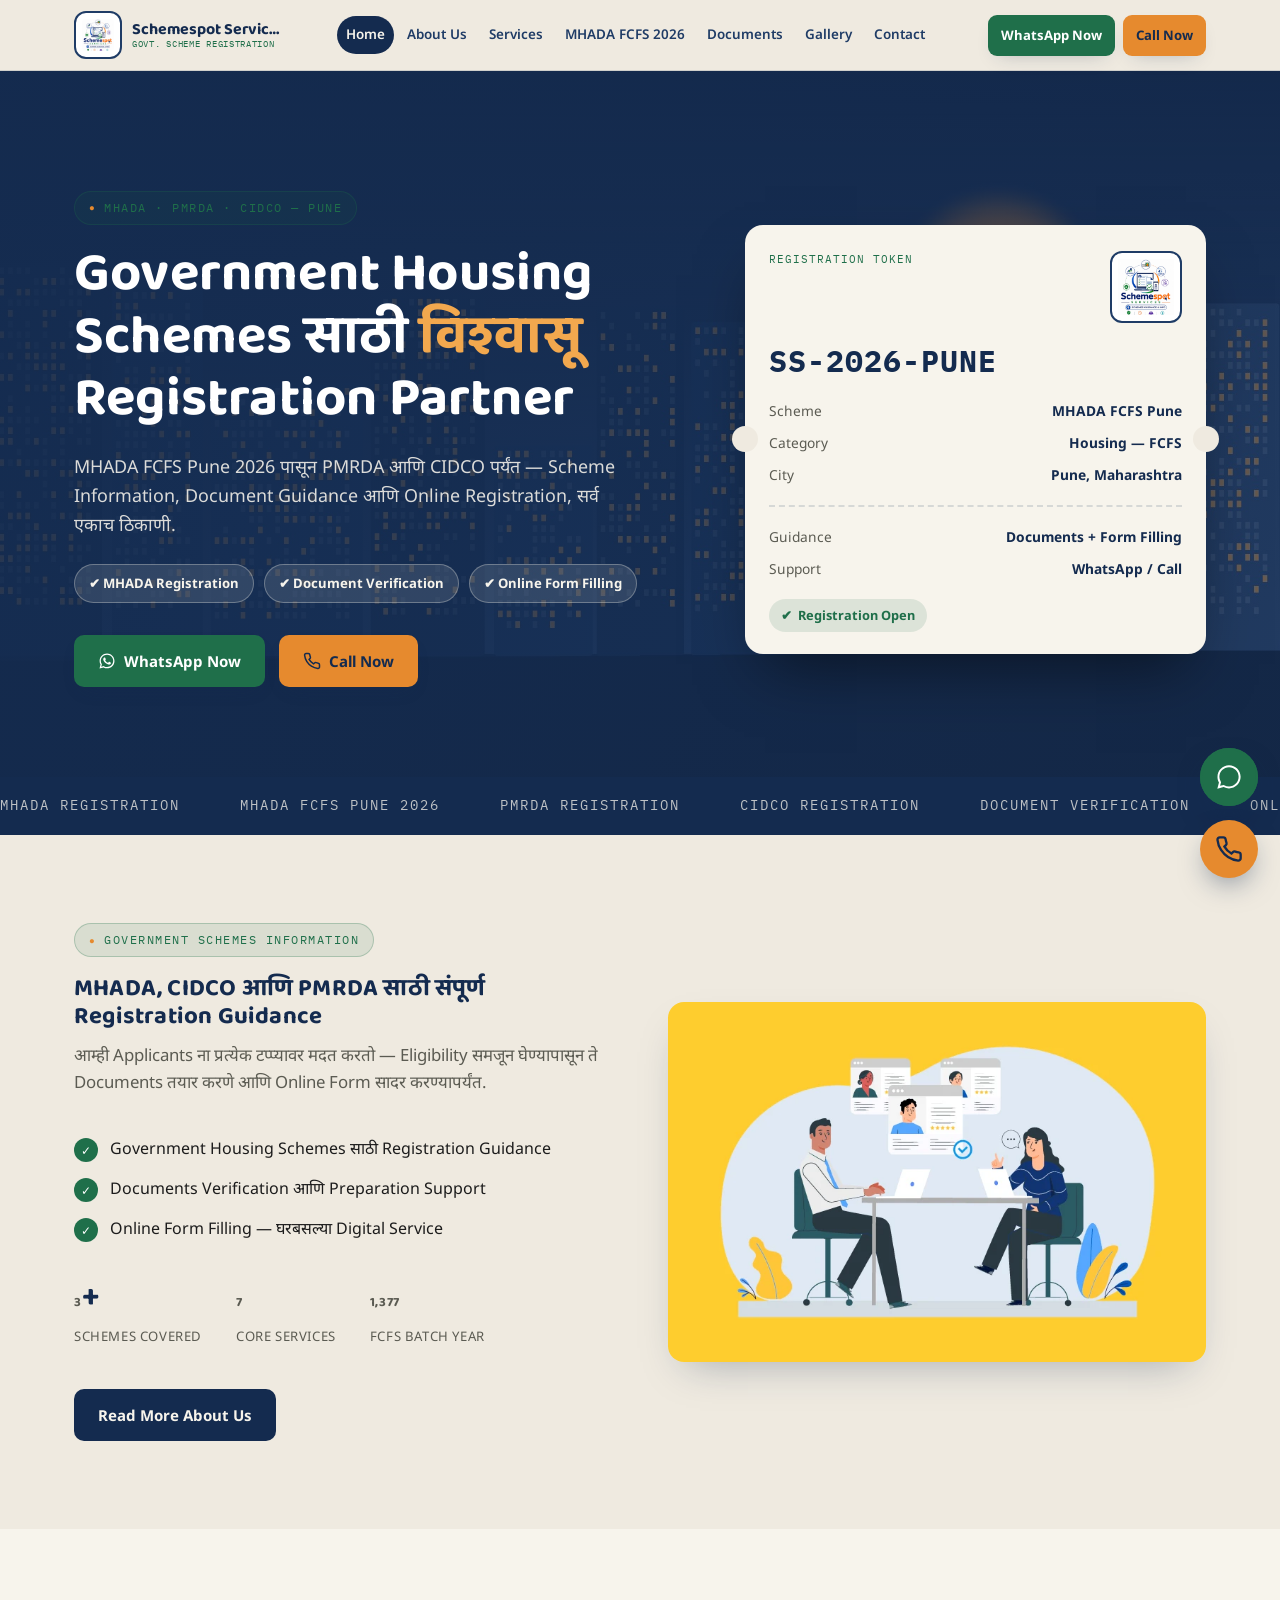
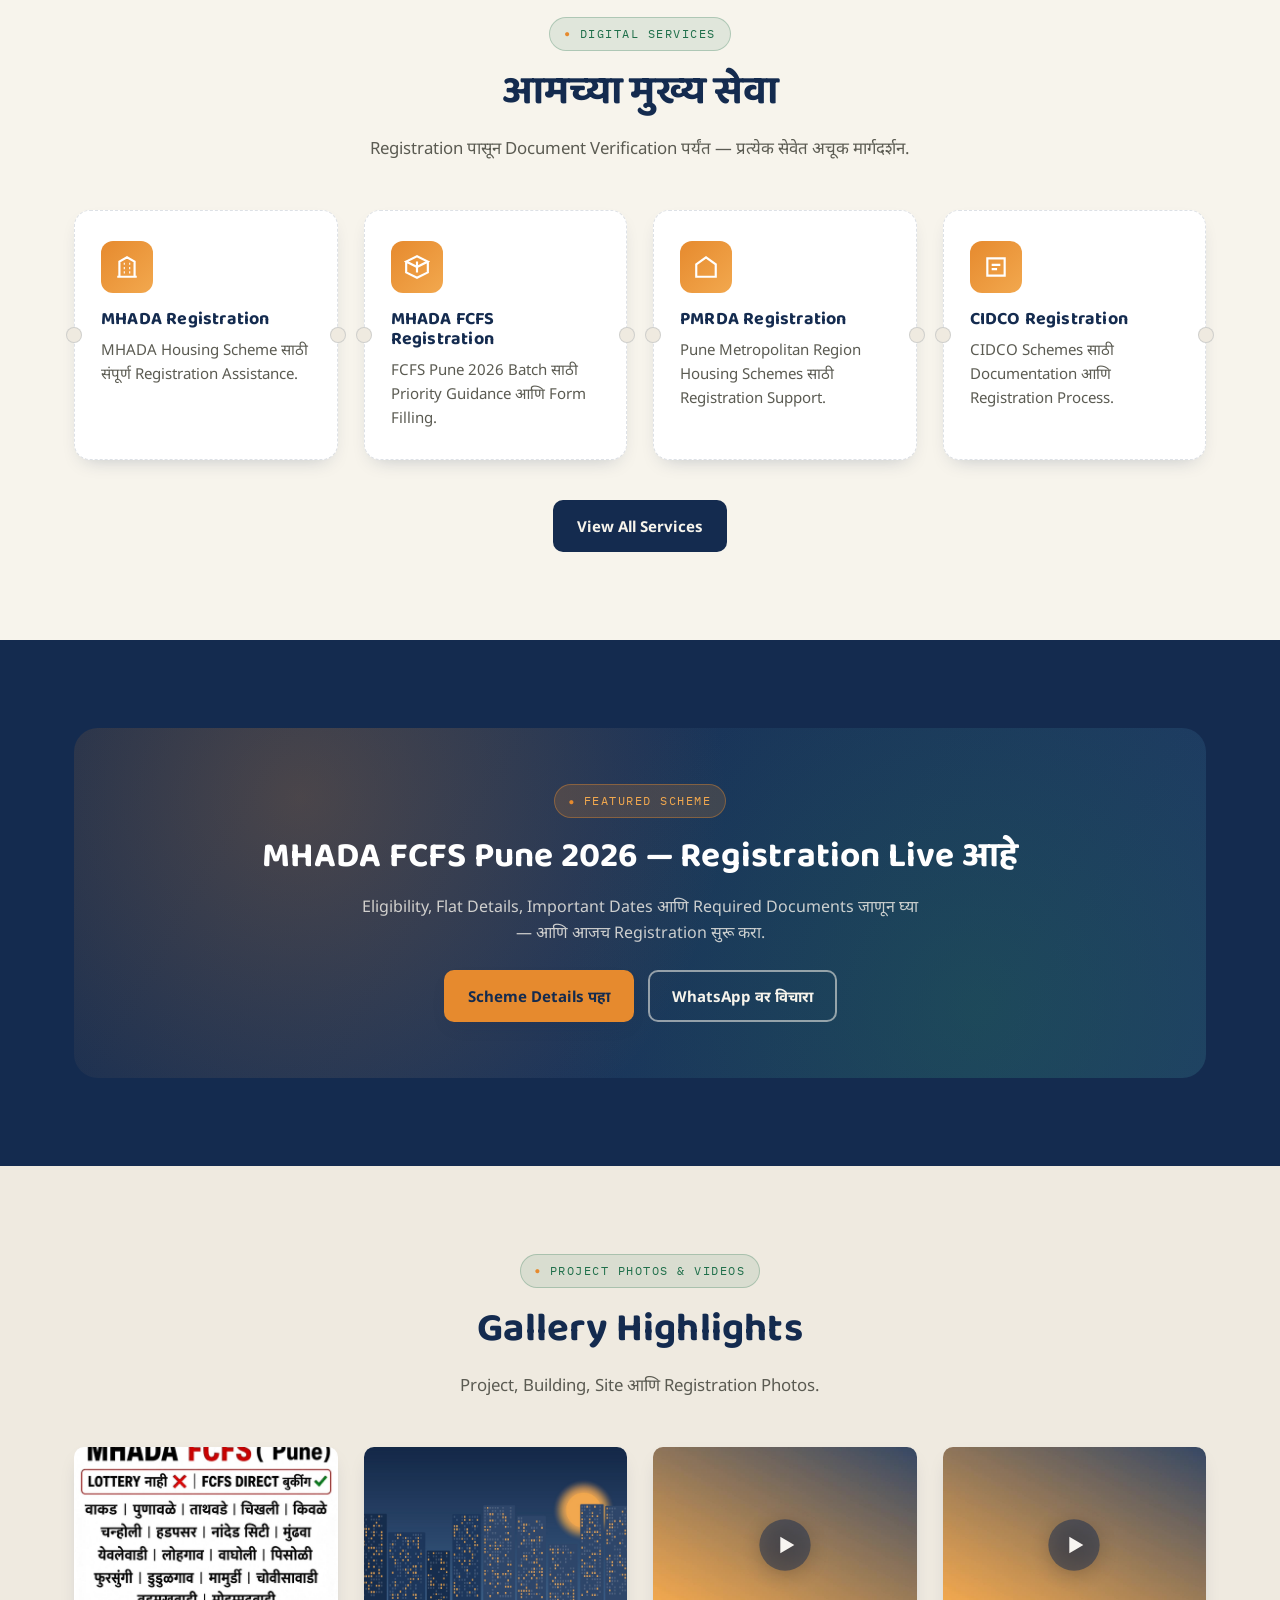
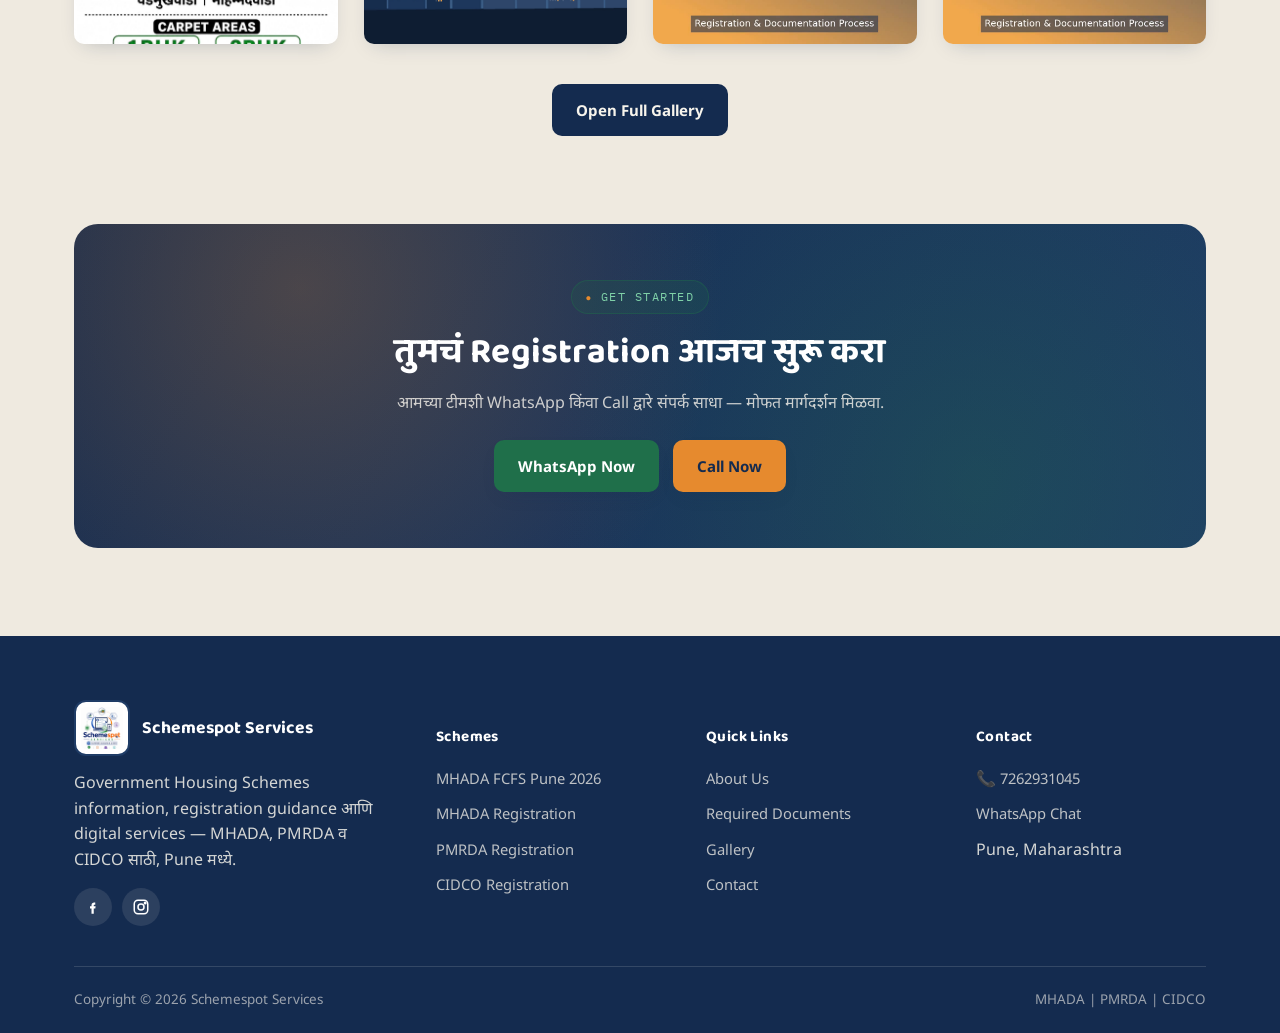
<file: index.html>
<!DOCTYPE html>
<html lang="mr">

<head>
  <meta charset="UTF-8">
  <meta name="viewport" content="width=device-width, initial-scale=1.0">
  <title>Schemespot Services | MHADA · PMRDA · CIDCO Registration Pune</title>
  <meta name="description"
    content="Schemespot Services — Government Housing Schemes साठी Registration आणि Guidance. MHADA FCFS Pune 2026, PMRDA, CIDCO Registration आणि Digital Services.">
  <link rel="icon" href="assets/images/SchemspotLogo.jpeg" type="image/svg+xml">
  <link rel="preconnect" href="https://fonts.googleapis.com">
  <link
    href="https://fonts.googleapis.com/css2?family=Baloo+2:wght@500;600;700;800&family=Noto+Sans:wght@400;500;600;700&family=Noto+Sans+Devanagari:wght@400;500;600;700&family=IBM+Plex+Mono:wght@500;600&display=swap"
    rel="stylesheet">
  <link rel="stylesheet" href="css/style.css">
</head>

<body>

  <header class="site-header">
    <div class="container nav">
      <a href="index.html" class="brand">
        <img src="assets/images/SchemspotLogo.jpeg" alt="Schemespot Services logo">
        <div class="brand-text"><strong>Schemespot Services</strong><span>Govt. Scheme Registration</span></div>
      </a>
      <nav class="nav-links">
        <a href="index.html">Home</a>
        <a href="about.html">About Us</a>
        <a href="services.html">Services</a>
        <a href="mhada-fcfs.html">MHADA FCFS 2026</a>
        <a href="documents.html">Documents</a>
        <a href="gallery.html">Gallery</a>
        <a href="contact.html">Contact</a>
      </nav>
      <div class="nav-cta">
        <a href="https://wa.me/917262931045" target="_blank" rel="noopener" class="btn btn-whatsapp btn-sm">WhatsApp
          Now</a>
        <a href="tel:+917262931045" class="btn btn-call btn-sm">Call Now</a>
      </div>
      <button class="nav-toggle" aria-label="Toggle menu"><span></span><span></span><span></span></button>
    </div>
  </header>

  <!-- HERO -->
  <section class="hero">
    <div class="hero-media" style="background-image:url('assets/images/hero-banner.jpg')"></div>
    <div class="container hero-inner">
      <div>
        <span class="eyebrow">MHADA · PMRDA · CIDCO — Pune</span>
        <h1>Government Housing Schemes साठी <em>विश्वासू</em> Registration Partner</h1>
        <p class="lead">MHADA FCFS Pune 2026 पासून PMRDA आणि CIDCO पर्यंत — Scheme Information, Document Guidance आणि
          Online Registration, सर्व एकाच ठिकाणी.</p>
        <div class="hero-badges">
          <span class="hero-badge">✔ MHADA Registration</span>
          <span class="hero-badge">✔ Document Verification</span>
          <span class="hero-badge">✔ Online Form Filling</span>
        </div>
        <div class="hero-actions">
          <a href="https://wa.me/917262931045" target="_blank" rel="noopener" class="btn btn-whatsapp">
            <svg viewBox="0 0 24 24" fill="currentColor">
              <path
                d="M12.04 2C6.58 2 2.13 6.45 2.13 11.91c0 1.75.46 3.39 1.26 4.82L2 22l5.42-1.36a9.9 9.9 0 0 0 4.62 1.13h.01c5.46 0 9.91-4.45 9.91-9.91S17.5 2 12.04 2Zm0 18.13a8.2 8.2 0 0 1-4.18-1.15l-.3-.18-3.21.8.85-3.13-.2-.32a8.18 8.18 0 0 1-1.26-4.34c0-4.53 3.69-8.22 8.31-8.22 4.53 0 8.22 3.69 8.22 8.22 0 4.53-3.7 8.32-8.23 8.32Zm4.52-6.17c-.25-.12-1.47-.72-1.7-.8-.23-.08-.39-.12-.56.13-.17.24-.64.8-.78.96-.14.17-.29.19-.53.06-.25-.12-1.04-.38-1.98-1.22-.73-.65-1.22-1.46-1.37-1.7-.14-.25-.02-.38.11-.5.11-.11.25-.29.37-.43.12-.15.16-.25.24-.42.08-.17.04-.31-.02-.43-.06-.13-.56-1.36-.77-1.86-.2-.48-.41-.42-.56-.42-.14-.01-.31-.01-.48-.01-.17 0-.44.06-.67.31-.23.25-.88.86-.88 2.1 0 1.24.9 2.44 1.03 2.6.13.17 1.77 2.71 4.29 3.8.6.26 1.07.42 1.43.53.6.19 1.15.16 1.58.1.48-.07 1.47-.6 1.68-1.18.21-.58.21-1.07.15-1.18-.07-.11-.23-.17-.48-.29Z" />
            </svg>
            WhatsApp Now
          </a>
          <a href="tel:+917262931045" class="btn btn-call">
            <svg viewBox="0 0 24 24" fill="none" stroke="currentColor" stroke-width="2">
              <path
                d="M22 16.92v3a2 2 0 0 1-2.18 2 19.79 19.79 0 0 1-8.63-3.07 19.5 19.5 0 0 1-6-6 19.79 19.79 0 0 1-3.07-8.67A2 2 0 0 1 4.11 2h3a2 2 0 0 1 2 1.72c.127.96.362 1.903.7 2.81a2 2 0 0 1-.45 2.11L8.09 9.91a16 16 0 0 0 6 6l1.27-1.27a2 2 0 0 1 2.11-.45c.907.338 1.85.573 2.81.7A2 2 0 0 1 22 16.92Z" />
            </svg>
            Call Now
          </a>
        </div>
      </div>

      <!-- Signature token card -->
      <div class="token-card reveal in">
        <div class="token-top">
          <span class="tag">Registration Token</span>
          <div class="token-seal">
            <img src="assets/images/SchemspotLogo.jpeg" alt="Schemespot Services Logo">
          </div>
        </div>
        <div class="token-number">SS-2026-PUNE</div>
        <div class="token-row"><span>Scheme</span><b>MHADA FCFS Pune</b></div>
        <div class="token-row"><span>Category</span><b>Housing — FCFS</b></div>
        <div class="token-row"><span>City</span><b>Pune, Maharashtra</b></div>
        <div class="token-divider"></div>
        <div class="token-row"><span>Guidance</span><b>Documents + Form Filling</b></div>
        <div class="token-row"><span>Support</span><b>WhatsApp / Call</b></div>
        <span class="token-status">Registration Open</span>
      </div>
    </div>
  </section>

  <!-- TRUST STRIP -->
  <div class="trust-strip">
    <div class="trust-track">
      <span>MHADA REGISTRATION</span><span>MHADA FCFS PUNE 2026</span><span>PMRDA REGISTRATION</span><span>CIDCO
        REGISTRATION</span>
      <span>DOCUMENT VERIFICATION</span><span>ONLINE FORM FILLING</span><span>DIGITAL SERVICES</span>
      <span>MHADA REGISTRATION</span><span>MHADA FCFS PUNE 2026</span><span>PMRDA REGISTRATION</span><span>CIDCO
        REGISTRATION</span>
      <span>DOCUMENT VERIFICATION</span><span>ONLINE FORM FILLING</span><span>DIGITAL SERVICES</span>
    </div>
  </div>

  <!-- ABOUT PREVIEW -->
  <section>
    <div class="container split">
      <div class="reveal">
        <span class="eyebrow">Government Schemes Information</span>
        <h2>MHADA, CIDCO आणि PMRDA साठी संपूर्ण Registration Guidance</h2>
        <p style="color:var(--muted);font-size:1.05rem;">आम्ही Applicants ना प्रत्येक टप्प्यावर मदत करतो — Eligibility
          समजून घेण्यापासून ते Documents तयार करणे आणि Online Form सादर करण्यापर्यंत.</p>
        <ul class="checklist mt-40">
          <li><span class="tick">✓</span> Government Housing Schemes साठी Registration Guidance</li>
          <li><span class="tick">✓</span> Documents Verification आणि Preparation Support</li>
          <li><span class="tick">✓</span> Online Form Filling — घरबसल्या Digital Service</li>
        </ul>
        <div class="stat-row">
          <div class="stat"><b><span data-count="3">0</span>+</b><span>Schemes Covered</span></div>
          <div class="stat"><b><span data-count="7">0</span></b><span>Core Services</span></div>
          <div class="stat"><b><span data-count="2026">0</span></b><span>FCFS Batch Year</span></div>
        </div>
        <a href="about.html" class="btn btn-ink mt-40">Read More About Us</a>
      </div>
      <div class="media-col reveal">
        <img src="assets/images/Employee-selection-process.webp"
          alt="Schemespot Services registration desk illustration">
      </div>
    </div>
  </section>

  <!-- SERVICES PREVIEW -->
  <section style="background:var(--paper-2);">
    <div class="container">
      <div class="section-head center reveal">
        <span class="eyebrow" style="margin-left:auto;margin-right:auto;">Digital Services</span>
        <h2>आमच्या मुख्य सेवा</h2>
        <p>Registration पासून Document Verification पर्यंत — प्रत्येक सेवेत अचूक मार्गदर्शन.</p>
      </div>
      <div class="grid cols-4">
        <div class="card stub-card reveal">
          <div class="icon"><svg viewBox="0 0 24 24" fill="none" stroke="currentColor" stroke-width="2">
              <path d="M3 21h18M5 21V7l7-4 7 4v14M9 9h1m4 0h1m-6 4h1m4 0h1m-6 4h1m4 0h1" />
            </svg></div>
          <h3>MHADA Registration</h3>
          <p>MHADA Housing Scheme साठी संपूर्ण Registration Assistance.</p>
        </div>
        <div class="card stub-card reveal">
          <div class="icon"><svg viewBox="0 0 24 24" fill="none" stroke="currentColor" stroke-width="2">
              <path d="M12 2 2 7l10 5 10-5-10-5Zm0 5v10M2 7v10l10 5 10-5V7" />
            </svg></div>
          <h3>MHADA FCFS Registration</h3>
          <p>FCFS Pune 2026 Batch साठी Priority Guidance आणि Form Filling.</p>
        </div>
        <div class="card stub-card reveal">
          <div class="icon"><svg viewBox="0 0 24 24" fill="none" stroke="currentColor" stroke-width="2">
              <path d="M3 9.5 12 3l9 6.5V21H3V9.5Z" />
            </svg></div>
          <h3>PMRDA Registration</h3>
          <p>Pune Metropolitan Region Housing Schemes साठी Registration Support.</p>
        </div>
        <div class="card stub-card reveal">
          <div class="icon"><svg viewBox="0 0 24 24" fill="none" stroke="currentColor" stroke-width="2">
              <path d="M4 4h16v16H4z" />
              <path d="M8 10h8M8 14h5" />
            </svg></div>
          <h3>CIDCO Registration</h3>
          <p>CIDCO Schemes साठी Documentation आणि Registration Process.</p>
        </div>
      </div>
      <div class="text-center mt-40 reveal"><a href="services.html" class="btn btn-ink">View All Services</a></div>
    </div>
  </section>

  <!-- FCFS HIGHLIGHT BAND -->
  <section class="band">
    <div class="container">
      <div class="cta-band">
        <span class="eyebrow"
          style="background:rgba(230,138,46,.18);border-color:rgba(230,138,46,.4);color:var(--saffron-2);">Featured
          Scheme</span>
        <h2>MHADA FCFS Pune 2026 — Registration Live आहे</h2>
        <p style="color:rgba(247,244,236,.8);max-width:560px;margin:12px auto 0;">Eligibility, Flat Details, Important
          Dates आणि Required Documents जाणून घ्या — आणि आजच Registration सुरू करा.</p>
        <div class="cta-actions">
          <a href="mhada-fcfs.html" class="btn btn-call">Scheme Details पहा</a>
          <a href="https://wa.me/917262931045" target="_blank" rel="noopener" class="btn btn-outline">WhatsApp वर
            विचारा</a>
        </div>
      </div>
    </div>
  </section>

  <!-- GALLERY PREVIEW -->
  <section>
    <div class="container">
      <div class="section-head center reveal">
        <span class="eyebrow" style="margin-left:auto;margin-right:auto;">Project Photos & Videos</span>
        <h2>Gallery Highlights</h2>
        <p>Project, Building, Site आणि Registration Photos.</p>
      </div>
      <div class="grid cols-4">


        <div class="gallery-item reveal" data-category="project" data-type="image" data-src="assets/images/Image_1.jpeg"
          data-caption="Project Overview — Schemespot Services">
          <img src="assets/images/Image_1.jpeg" alt="Project overview">
          <div class="overlay"><span>Project Photo</span></div>
        </div>

        <div class="gallery-item reveal" data-category="building" data-type="image"
          data-src="assets/images/mhada-building.jpg" data-caption="MHADA Housing Building">
          <img src="assets/images/mhada-building.jpg" alt="MHADA building">
          <div class="overlay"><span>Building Photo</span></div>
        </div>

        <div class="gallery-item reveal" data-category="video" data-type="video" data-src="assets/video/video_1.mp4"
          data-caption="Registration & Documentation Process">
          <img src="assets/images/video-poster-2.jpg" alt="Registration process video poster">
          <div class="play"><svg viewBox="0 0 24 24" fill="#fff" opacity="0.92">
              <circle cx="12" cy="12" r="11" fill="rgba(20,43,79,.55)" />
              <path d="M10 8.5v7l6-3.5-6-3.5Z" />
            </svg></div>
          <div class="overlay"><span>Video — Flat Detail</span></div>
        </div>

        <div class="gallery-item reveal" data-category="video" data-type="video" data-src="assets/video/video_2.mp4"
          data-caption="Registration & Documentation Process">
          <img src="assets/images/video-poster-2.jpg" alt="Registration process video poster">
          <div class="play"><svg viewBox="0 0 24 24" fill="#fff" opacity="0.92">
              <circle cx="12" cy="12" r="11" fill="rgba(20,43,79,.55)" />
              <path d="M10 8.5v7l6-3.5-6-3.5Z" />
            </svg></div>
          <div class="overlay"><span>Video — Location Info</span></div>
        </div>

      </div>
      <div class="text-center mt-40 reveal"><a href="gallery.html" class="btn btn-ink">Open Full Gallery</a></div>
    </div>
  </section>

  <!-- FINAL CTA -->
  <section style="padding-top:0;">
    <div class="container">
      <div class="cta-band reveal">
        <span class="eyebrow" style="background:rgba(31,111,74,.18);border-color:rgba(31,111,74,.4);color:#7fd1a8;">Get
          Started</span>
        <h2>तुमचं Registration आजच सुरू करा</h2>
        <p style="color:rgba(247,244,236,.8);max-width:520px;margin:12px auto 0;">आमच्या टीमशी WhatsApp किंवा Call
          द्वारे संपर्क साधा — मोफत मार्गदर्शन मिळवा.</p>
        <div class="cta-actions">
          <a href="https://wa.me/917262931045" target="_blank" rel="noopener" class="btn btn-whatsapp">WhatsApp Now</a>
          <a href="tel:+917262931045" class="btn btn-call">Call Now</a>
        </div>
      </div>
    </div>
  </section>

  <footer class="site-footer">
    <div class="container">
      <div class="footer-grid">
        <div>
          <div class="footer-brand"><img src="assets/images/SchemspotLogo.jpeg" alt="Schemespot logo"><strong>Schemespot
              Services</strong></div>
          <p>Government Housing Schemes information, registration guidance आणि digital services — MHADA, PMRDA व CIDCO
            साठी, Pune मध्ये.</p>
          <div class="footer-social">
            <a href="https://www.facebook.com/share/1D9FqA26S8/" target="_blank" rel="noopener"
              aria-label="Facebook"><svg viewBox="0 0 24 24" fill="currentColor" style="color:#fff">
                <path d="M13.5 9H15V6h-1.5C11.6 6 10 7.6 10 9.5V11H8v3h2v7h3v-7h2.1l.4-3H13v-1.2c0-.6.4-.8.5-.8Z" />
              </svg></a>
            <a href="https://www.instagram.com/schemspot?igsh=ZXhpd25mdWsyY2Uy" target="_blank" rel="noopener"
              aria-label="Instagram"><svg viewBox="0 0 24 24" fill="none" stroke="#fff" stroke-width="2">
                <rect x="3" y="3" width="18" height="18" rx="5" />
                <circle cx="12" cy="12" r="4" />
                <circle cx="17.5" cy="6.5" r="1" />
              </svg></a>
          </div>
        </div>
        <div>
          <h5>Schemes</h5>
          <ul>
            <li><a href="mhada-fcfs.html">MHADA FCFS Pune 2026</a></li>
            <li><a href="services.html">MHADA Registration</a></li>
            <li><a href="services.html">PMRDA Registration</a></li>
            <li><a href="services.html">CIDCO Registration</a></li>
          </ul>
        </div>
        <div>
          <h5>Quick Links</h5>
          <ul>
            <li><a href="about.html">About Us</a></li>
            <li><a href="documents.html">Required Documents</a></li>
            <li><a href="gallery.html">Gallery</a></li>
            <li><a href="contact.html">Contact</a></li>
          </ul>
        </div>
        <div>
          <h5>Contact</h5>
          <ul>
            <li>📞 <a href="tel:+917262931045">7262931045</a></li>
            <li><a href="https://wa.me/917262931045" target="_blank" rel="noopener">WhatsApp Chat</a></li>
            <li>Pune, Maharashtra</li>
          </ul>
        </div>
      </div>
      <div class="footer-bottom">
        <span>Copyright © 2026 Schemespot Services</span>
        <span>MHADA | PMRDA | CIDCO</span>
      </div>
    </div>
  </footer>

  <div class="floating-buttons">
    <a href="https://wa.me/917262931045" class="fab fab-whatsapp" target="_blank" rel="noopener" aria-label="WhatsApp">
      <svg viewBox="0 0 24 24" fill="currentColor">
        <path
          d="M12.04 2C6.58 2 2.13 6.45 2.13 11.91c0 1.75.46 3.39 1.26 4.82L2 22l5.42-1.36a9.9 9.9 0 0 0 4.62 1.13h.01c5.46 0 9.91-4.45 9.91-9.91S17.5 2 12.04 2Zm0 18.13a8.2 8.2 0 0 1-4.18-1.15l-.3-.18-3.21.8.85-3.13-.2-.32a8.18 8.18 0 0 1-1.26-4.34c0-4.53 3.69-8.22 8.31-8.22 4.53 0 8.22 3.69 8.22 8.22 0 4.53-3.7 8.32-8.23 8.32Z" />
      </svg>
    </a>
    <a href="tel:+917262931045" class="fab fab-call" aria-label="Call Now">
      <svg viewBox="0 0 24 24" fill="none" stroke="currentColor" stroke-width="2">
        <path
          d="M22 16.92v3a2 2 0 0 1-2.18 2 19.79 19.79 0 0 1-8.63-3.07 19.5 19.5 0 0 1-6-6 19.79 19.79 0 0 1-3.07-8.67A2 2 0 0 1 4.11 2h3a2 2 0 0 1 2 1.72c.127.96.362 1.903.7 2.81a2 2 0 0 1-.45 2.11L8.09 9.91a16 16 0 0 0 6 6l1.27-1.27a2 2 0 0 1 2.11-.45c.907.338 1.85.573 2.81.7A2 2 0 0 1 22 16.92Z" />
      </svg>
    </a>
  </div>

  <div class="lightbox" id="lightbox">
    <button class="lightbox-close" aria-label="Close">&times;</button>
    <div style="max-width:900px;width:100%;position:relative;">
      <div class="lightbox-content" id="lightboxContent"></div>
      <p class="lightbox-caption" id="lightboxCaption"></p>
    </div>
  </div>

  <script src="js/script.js"></script>
</body>

</html>
</file>
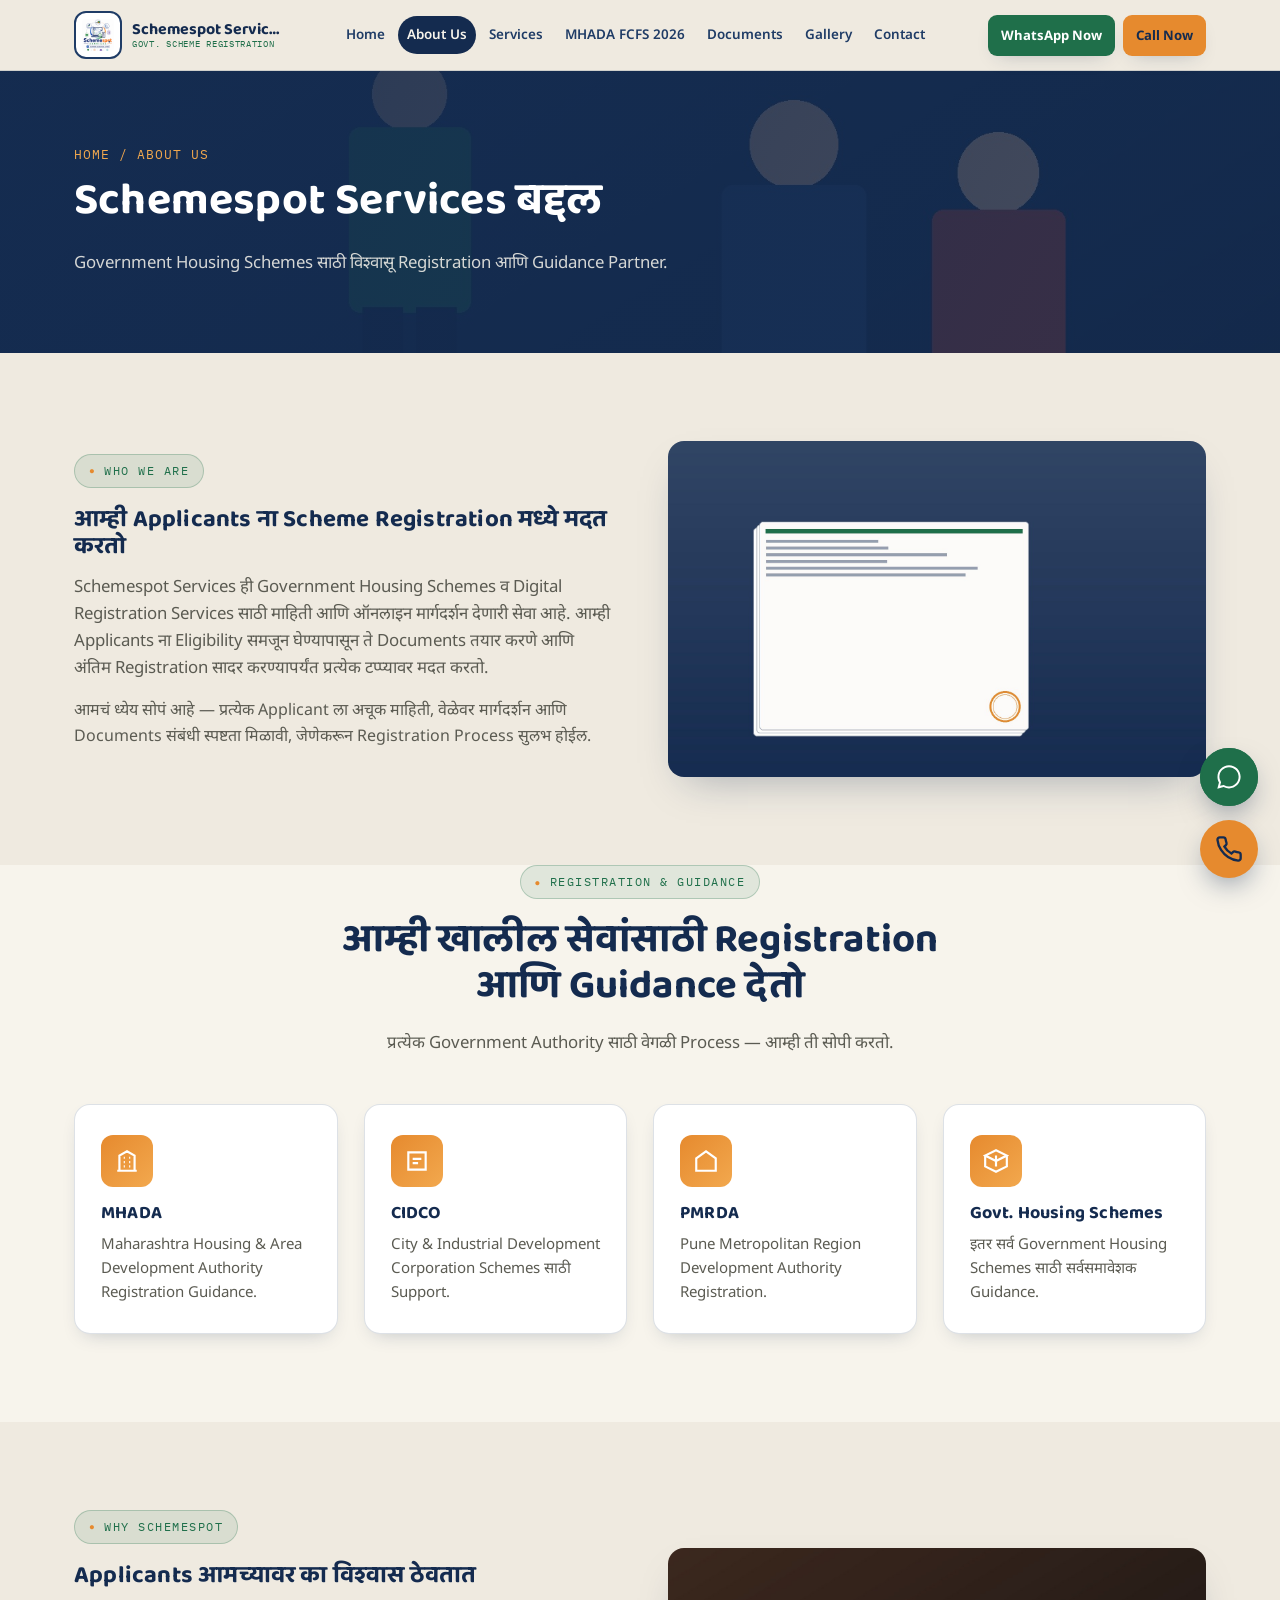
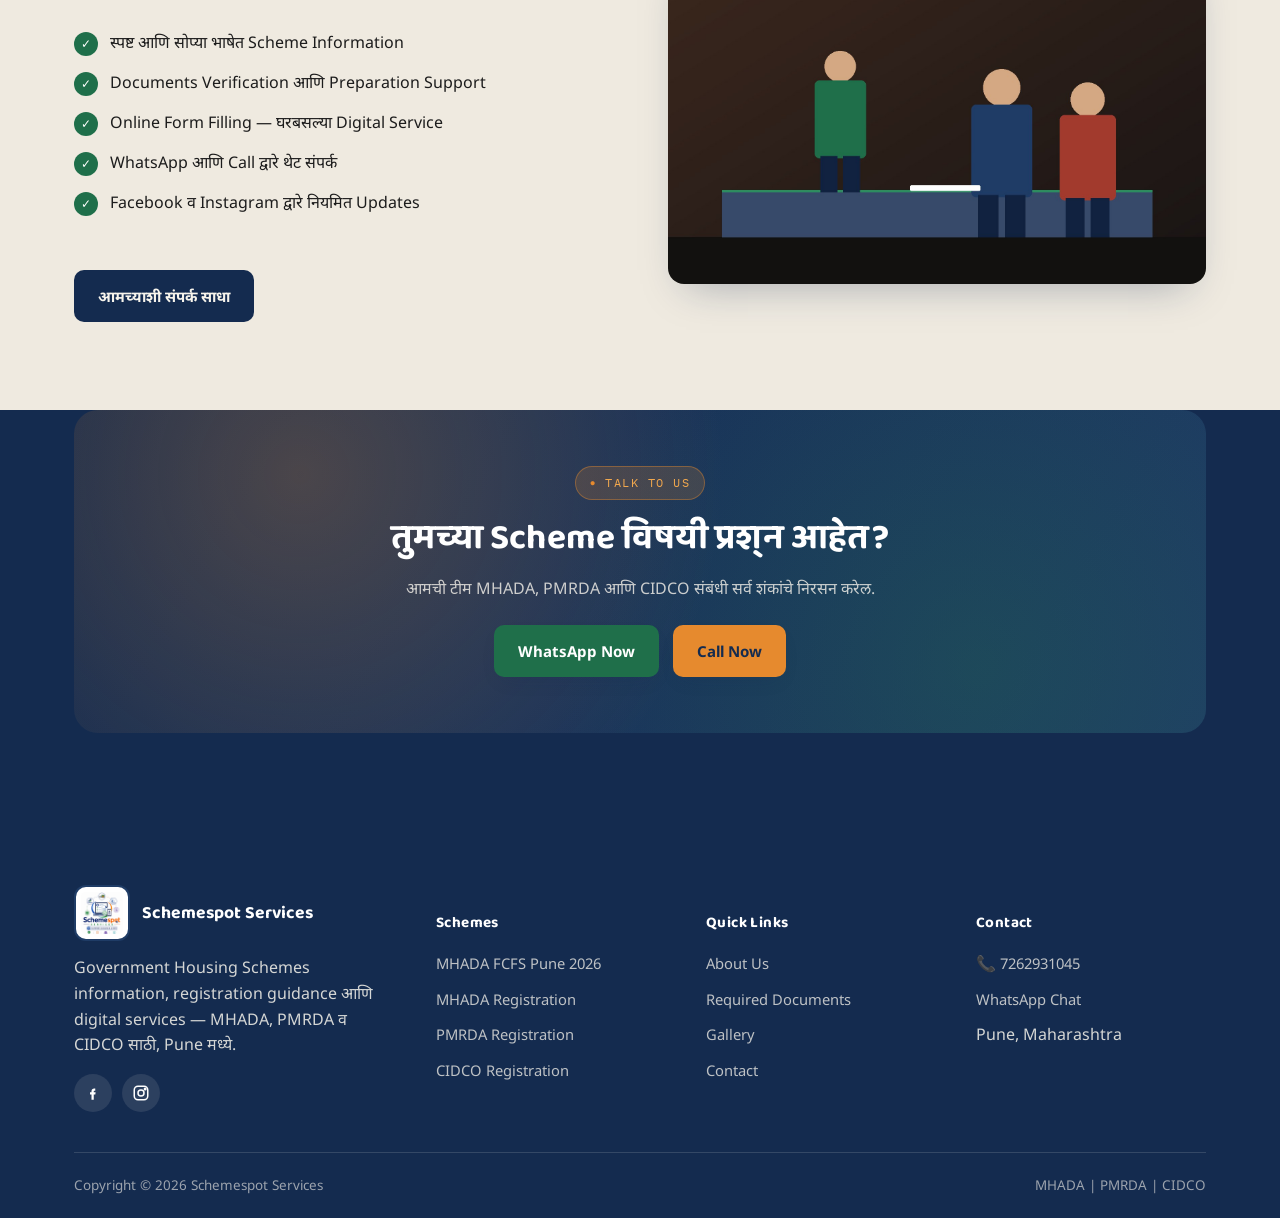
<file: about.html>
<!DOCTYPE html>
<html lang="mr">
<head>
<meta charset="UTF-8">
<meta name="viewport" content="width=device-width, initial-scale=1.0">
<title>About Us | Schemespot Services</title>
<meta name="description" content="Schemespot Services आम्ही MHADA, CIDCO, PMRDA आणि Government Housing Schemes साठी Registration आणि Guidance देतो.">
<link rel="icon" href="assets/images/SchemspotLogo.jpeg" type="image/svg+xml">
<link href="https://fonts.googleapis.com/css2?family=Baloo+2:wght@500;600;700;800&family=Noto+Sans:wght@400;500;600;700&family=Noto+Sans+Devanagari:wght@400;500;600;700&family=IBM+Plex+Mono:wght@500;600&display=swap" rel="stylesheet">
<link rel="stylesheet" href="css/style.css">
</head>
<body>

<header class="site-header">
  <div class="container nav">
    <a href="index.html" class="brand">
       <img src="assets/images/SchemspotLogo.jpeg" alt="Schemespot Services logo">
      <div class="brand-text"><strong>Schemespot Services</strong><span>Govt. Scheme Registration</span></div>
    </a>
    <nav class="nav-links">
      <a href="index.html">Home</a>
      <a href="about.html">About Us</a>
      <a href="services.html">Services</a>
      <a href="mhada-fcfs.html">MHADA FCFS 2026</a>
      <a href="documents.html">Documents</a>
      <a href="gallery.html">Gallery</a>
      <a href="contact.html">Contact</a>
    </nav>
    <div class="nav-cta">
      <a href="https://wa.me/917262931045" target="_blank" rel="noopener" class="btn btn-whatsapp btn-sm">WhatsApp Now</a>
      <a href="tel:+917262931045" class="btn btn-call btn-sm">Call Now</a>
    </div>
    <button class="nav-toggle" aria-label="Toggle menu"><span></span><span></span><span></span></button>
  </div>
</header>

<section class="page-hero">
  <div class="hero-media" style="background-image:url('assets/images/about-office.jpg')"></div>
  <div class="container">
    <div class="breadcrumb">Home / About Us</div>
    <h1>Schemespot Services बद्दल</h1>
    <p>Government Housing Schemes साठी विश्वासू Registration आणि Guidance Partner.</p>
  </div>
</section>

<section>
  <div class="container split">
    <div class="reveal">
      <span class="eyebrow">Who We Are</span>
      <h2>आम्ही Applicants ना Scheme Registration मध्ये मदत करतो</h2>
      <p style="color:var(--muted);font-size:1.05rem;">Schemespot Services ही Government Housing Schemes व Digital Registration Services साठी माहिती आणि ऑनलाइन मार्गदर्शन देणारी सेवा आहे. आम्ही Applicants ना Eligibility समजून घेण्यापासून ते Documents तयार करणे आणि अंतिम Registration सादर करण्यापर्यंत प्रत्येक टप्प्यावर मदत करतो.</p>
      <p style="color:var(--muted);">आमचं ध्येय सोपं आहे — प्रत्येक Applicant ला अचूक माहिती, वेळेवर मार्गदर्शन आणि Documents संबंधी स्पष्टता मिळावी, जेणेकरून Registration Process सुलभ होईल.</p>
    </div>
    <div class="media-col reveal">
      <img src="assets/images/documents-banner.jpg" alt="Document verification illustration">
    </div>
  </div>
</section>

<section style="background:var(--paper-2);padding-top:0;">
  <div class="container">
    <div class="section-head center reveal">
      <span class="eyebrow" style="margin-left:auto;margin-right:auto;">Registration & Guidance</span>
      <h2>आम्ही खालील सेवांसाठी Registration आणि Guidance देतो</h2>
      <p>प्रत्येक Government Authority साठी वेगळी Process — आम्ही ती सोपी करतो.</p>
    </div>
    <div class="grid cols-4">
      <div class="card reveal">
        <div class="icon"><svg viewBox="0 0 24 24" fill="none" stroke="currentColor" stroke-width="2"><path d="M3 21h18M5 21V7l7-4 7 4v14M9 9h1m4 0h1m-6 4h1m4 0h1m-6 4h1m4 0h1"/></svg></div>
        <h3>MHADA</h3>
        <p>Maharashtra Housing & Area Development Authority Registration Guidance.</p>
      </div>
      <div class="card reveal">
        <div class="icon"><svg viewBox="0 0 24 24" fill="none" stroke="currentColor" stroke-width="2"><path d="M4 4h16v16H4z"/><path d="M8 10h8M8 14h5"/></svg></div>
        <h3>CIDCO</h3>
        <p>City & Industrial Development Corporation Schemes साठी Support.</p>
      </div>
      <div class="card reveal">
        <div class="icon"><svg viewBox="0 0 24 24" fill="none" stroke="currentColor" stroke-width="2"><path d="M3 9.5 12 3l9 6.5V21H3V9.5Z"/></svg></div>
        <h3>PMRDA</h3>
        <p>Pune Metropolitan Region Development Authority Registration.</p>
      </div>
      <div class="card reveal">
        <div class="icon"><svg viewBox="0 0 24 24" fill="none" stroke="currentColor" stroke-width="2"><path d="M12 2 2 7l10 5 10-5-10-5Zm0 5v10M2 7v10l10 5 10-5V7"/></svg></div>
        <h3>Govt. Housing Schemes</h3>
        <p>इतर सर्व Government Housing Schemes साठी सर्वसमावेशक Guidance.</p>
      </div>
    </div>
  </div>
</section>

<section>
  <div class="container split reverse">
    <div class="media-col reveal">
      <img src="assets/images/registration-photo-2.jpg" alt="Registration desk illustration">
    </div>
    <div class="reveal">
      <span class="eyebrow">Why Schemespot</span>
      <h2>Applicants आमच्यावर का विश्वास ठेवतात</h2>
      <ul class="checklist mt-40">
        <li><span class="tick">✓</span> स्पष्ट आणि सोप्या भाषेत Scheme Information</li>
        <li><span class="tick">✓</span> Documents Verification आणि Preparation Support</li>
        <li><span class="tick">✓</span> Online Form Filling — घरबसल्या Digital Service</li>
        <li><span class="tick">✓</span> WhatsApp आणि Call द्वारे थेट संपर्क</li>
        <li><span class="tick">✓</span> Facebook व Instagram द्वारे नियमित Updates</li>
      </ul>
      <a href="contact.html" class="btn btn-ink mt-40">आमच्याशी संपर्क साधा</a>
    </div>
  </div>
</section>

<section class="band" style="padding-top:0;">
  <div class="container">
    <div class="cta-band reveal">
      <span class="eyebrow" style="background:rgba(230,138,46,.18);border-color:rgba(230,138,46,.4);color:var(--saffron-2);">Talk To Us</span>
      <h2>तुमच्या Scheme विषयी प्रश्न आहेत?</h2>
      <p style="color:rgba(247,244,236,.8);max-width:520px;margin:12px auto 0;">आमची टीम MHADA, PMRDA आणि CIDCO संबंधी सर्व शंकांचे निरसन करेल.</p>
      <div class="cta-actions">
        <a href="https://wa.me/917262931045" target="_blank" rel="noopener" class="btn btn-whatsapp">WhatsApp Now</a>
        <a href="tel:+917262931045" class="btn btn-call">Call Now</a>
      </div>
    </div>
  </div>
</section>

<footer class="site-footer">
  <div class="container">
    <div class="footer-grid">
      <div>
        <div class="footer-brand"><img src="assets/images/SchemspotLogo.jpeg" alt="Schemespot logo"><strong>Schemespot Services</strong></div>
        <p>Government Housing Schemes information, registration guidance आणि digital services — MHADA, PMRDA व CIDCO साठी, Pune मध्ये.</p>
        <div class="footer-social">
          <a href="https://www.facebook.com/share/1D9FqA26S8/" target="_blank" rel="noopener" aria-label="Facebook"><svg viewBox="0 0 24 24" fill="currentColor" style="color:#fff"><path d="M13.5 9H15V6h-1.5C11.6 6 10 7.6 10 9.5V11H8v3h2v7h3v-7h2.1l.4-3H13v-1.2c0-.6.4-.8.5-.8Z"/></svg></a>
          <a href="https://www.instagram.com/schemspot?igsh=ZXhpd25mdWsyY2Uy" target="_blank" rel="noopener" aria-label="Instagram"><svg viewBox="0 0 24 24" fill="none" stroke="#fff" stroke-width="2"><rect x="3" y="3" width="18" height="18" rx="5"/><circle cx="12" cy="12" r="4"/><circle cx="17.5" cy="6.5" r="1"/></svg></a>
        </div>
      </div>
      <div>
        <h5>Schemes</h5>
        <ul>
          <li><a href="mhada-fcfs.html">MHADA FCFS Pune 2026</a></li>
          <li><a href="services.html">MHADA Registration</a></li>
          <li><a href="services.html">PMRDA Registration</a></li>
          <li><a href="services.html">CIDCO Registration</a></li>
        </ul>
      </div>
      <div>
        <h5>Quick Links</h5>
        <ul>
          <li><a href="about.html">About Us</a></li>
          <li><a href="documents.html">Required Documents</a></li>
          <li><a href="gallery.html">Gallery</a></li>
          <li><a href="contact.html">Contact</a></li>
        </ul>
      </div>
      <div>
        <h5>Contact</h5>
        <ul>
          <li>📞 <a href="tel:+917262931045">7262931045</a></li>
          <li><a href="https://wa.me/917262931045" target="_blank" rel="noopener">WhatsApp Chat</a></li>
          <li>Pune, Maharashtra</li>
        </ul>
      </div>
    </div>
    <div class="footer-bottom">
      <span>Copyright © 2026 Schemespot Services</span>
      <span>MHADA | PMRDA | CIDCO</span>
    </div>
  </div>
</footer>

<div class="floating-buttons">
  <a href="https://wa.me/917262931045" class="fab fab-whatsapp" target="_blank" rel="noopener" aria-label="WhatsApp">
    <svg viewBox="0 0 24 24" fill="currentColor"><path d="M12.04 2C6.58 2 2.13 6.45 2.13 11.91c0 1.75.46 3.39 1.26 4.82L2 22l5.42-1.36a9.9 9.9 0 0 0 4.62 1.13h.01c5.46 0 9.91-4.45 9.91-9.91S17.5 2 12.04 2Zm0 18.13a8.2 8.2 0 0 1-4.18-1.15l-.3-.18-3.21.8.85-3.13-.2-.32a8.18 8.18 0 0 1-1.26-4.34c0-4.53 3.69-8.22 8.31-8.22 4.53 0 8.22 3.69 8.22 8.22 0 4.53-3.7 8.32-8.23 8.32Z"/></svg>
  </a>
  <a href="tel:+917262931045" class="fab fab-call" aria-label="Call Now">
    <svg viewBox="0 0 24 24" fill="none" stroke="currentColor" stroke-width="2"><path d="M22 16.92v3a2 2 0 0 1-2.18 2 19.79 19.79 0 0 1-8.63-3.07 19.5 19.5 0 0 1-6-6 19.79 19.79 0 0 1-3.07-8.67A2 2 0 0 1 4.11 2h3a2 2 0 0 1 2 1.72c.127.96.362 1.903.7 2.81a2 2 0 0 1-.45 2.11L8.09 9.91a16 16 0 0 0 6 6l1.27-1.27a2 2 0 0 1 2.11-.45c.907.338 1.85.573 2.81.7A2 2 0 0 1 22 16.92Z"/></svg>
  </a>
</div>

<script src="js/script.js"></script>
</body>
</html>
</file>
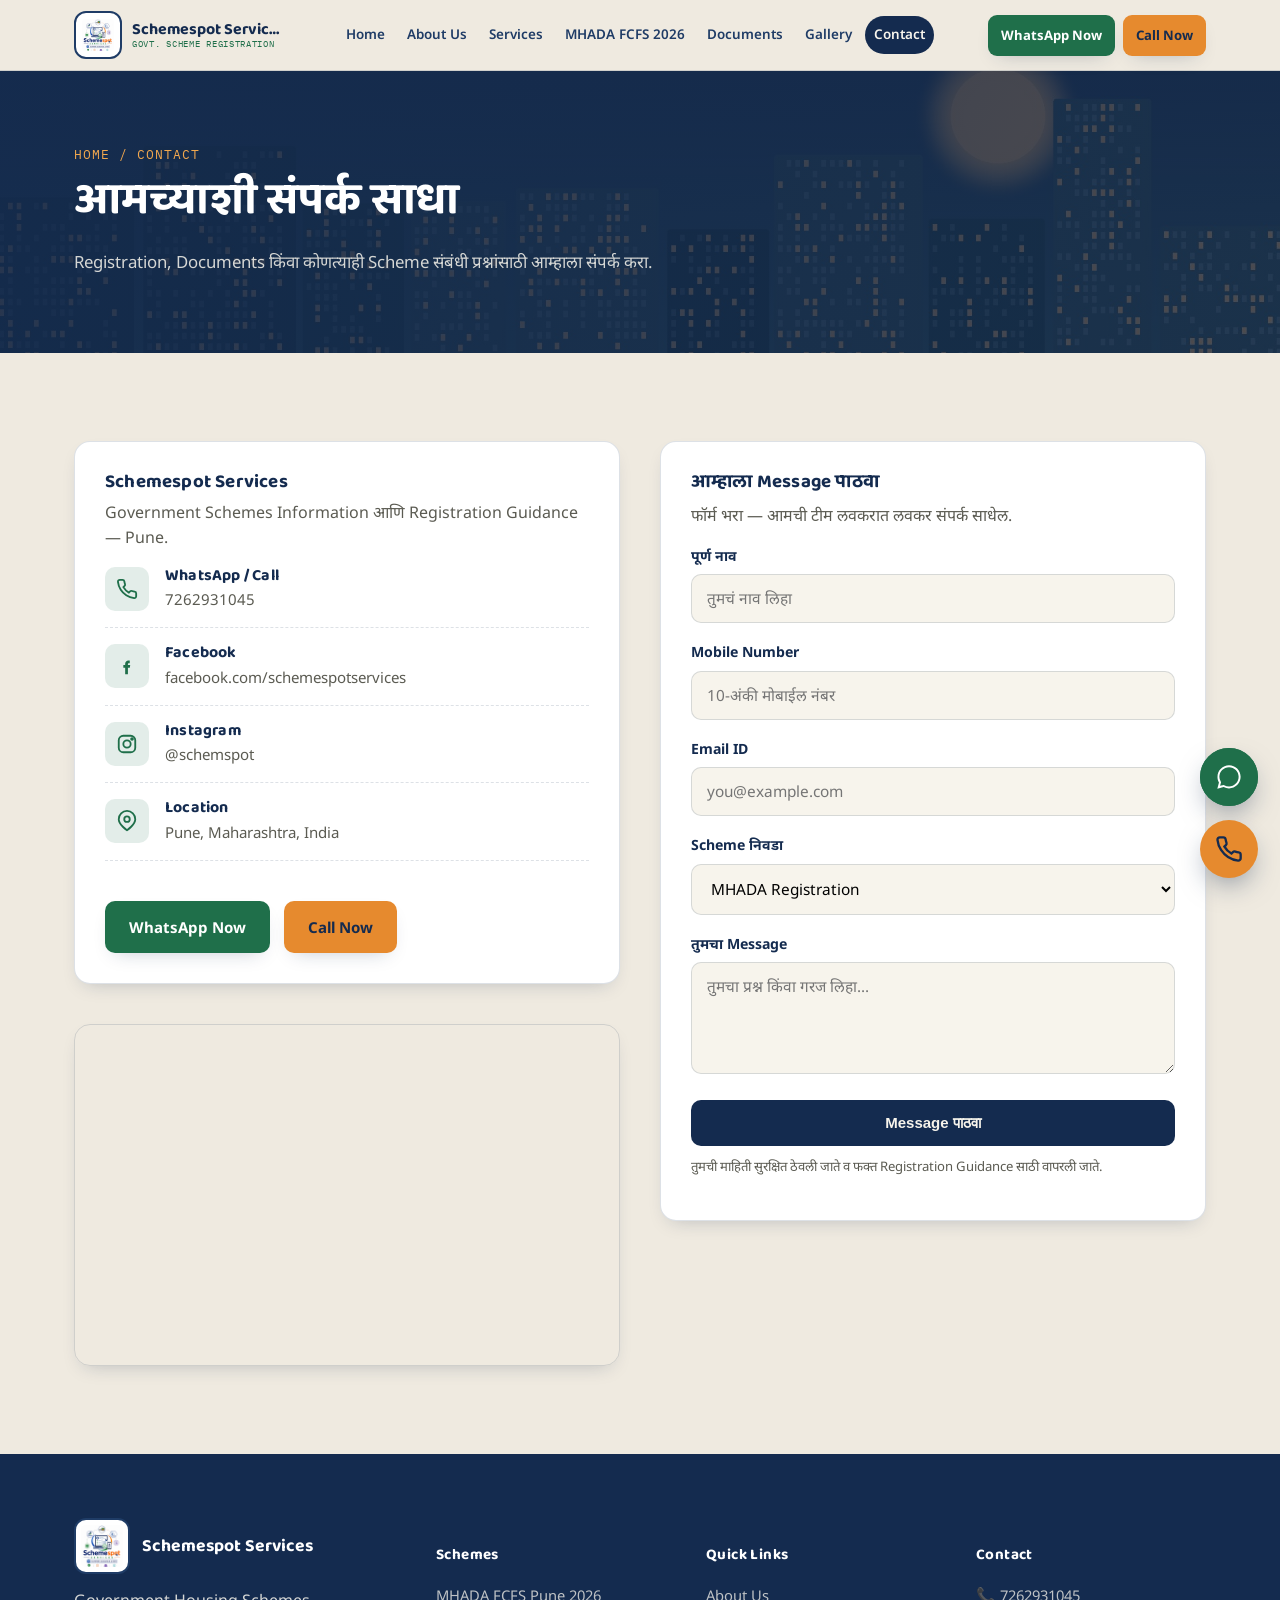
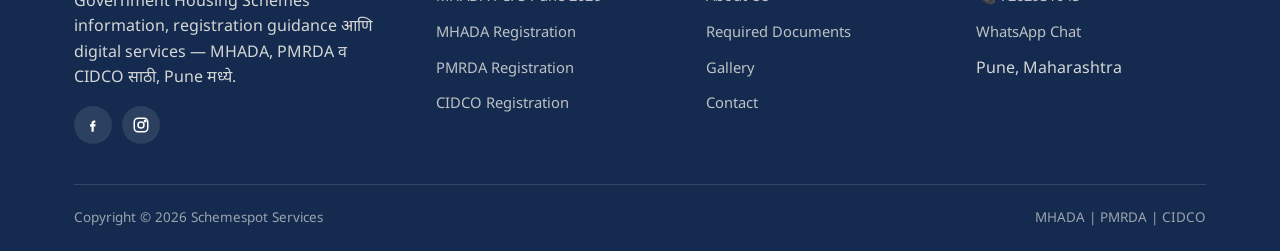
<file: contact.html>
<!DOCTYPE html>
<html lang="mr">
<head>
<meta charset="UTF-8">
<meta name="viewport" content="width=device-width, initial-scale=1.0">
<title>Contact Us | Schemespot Services</title>
<meta name="description" content="Schemespot Services शी WhatsApp, Call, Facebook किंवा Instagram द्वारे संपर्क साधा — 7262931045.">
<link rel="icon" href="assets/images/SchemspotLogo.jpeg" type="image/svg+xml">
<link href="https://fonts.googleapis.com/css2?family=Baloo+2:wght@500;600;700;800&family=Noto+Sans:wght@400;500;600;700&family=Noto+Sans+Devanagari:wght@400;500;600;700&family=IBM+Plex+Mono:wght@500;600&display=swap" rel="stylesheet">
<link rel="stylesheet" href="css/style.css">
</head>
<body>

<header class="site-header">
  <div class="container nav">
    <a href="index.html" class="brand">
      <img src="assets/images/SchemspotLogo.jpeg" alt="Schemespot Services logo">
      <div class="brand-text"><strong>Schemespot Services</strong><span>Govt. Scheme Registration</span></div>
    </a>
    <nav class="nav-links">
      <a href="index.html">Home</a>
      <a href="about.html">About Us</a>
      <a href="services.html">Services</a>
      <a href="mhada-fcfs.html">MHADA FCFS 2026</a>
      <a href="documents.html">Documents</a>
      <a href="gallery.html">Gallery</a>
      <a href="contact.html">Contact</a>
    </nav>
    <div class="nav-cta">
      <a href="https://wa.me/917262931045" target="_blank" rel="noopener" class="btn btn-whatsapp btn-sm">WhatsApp Now</a>
      <a href="tel:+917262931045" class="btn btn-call btn-sm">Call Now</a>
    </div>
    <button class="nav-toggle" aria-label="Toggle menu"><span></span><span></span><span></span></button>
  </div>
</header>

<section class="page-hero">
  <div class="hero-media" style="background-image:url('assets/images/contact-banner.jpg')"></div>
  <div class="container">
    <div class="breadcrumb">Home / Contact</div>
    <h1>आमच्याशी संपर्क साधा</h1>
    <p>Registration, Documents किंवा कोणत्याही Scheme संबंधी प्रश्नांसाठी आम्हाला संपर्क करा.</p>
  </div>
</section>

<section>
  <div class="container contact-grid">

    <div class="reveal">
      <div class="contact-card">
        <h3 style="margin-bottom:6px;">Schemespot Services</h3>
        <p style="color:var(--muted);margin-bottom:0;">Government Schemes Information आणि Registration Guidance — Pune.</p>

        <div class="contact-row">
          <div class="ic"><svg viewBox="0 0 24 24" fill="none" stroke="currentColor" stroke-width="2"><path d="M22 16.92v3a2 2 0 0 1-2.18 2 19.79 19.79 0 0 1-8.63-3.07 19.5 19.5 0 0 1-6-6 19.79 19.79 0 0 1-3.07-8.67A2 2 0 0 1 4.11 2h3a2 2 0 0 1 2 1.72c.127.96.362 1.903.7 2.81a2 2 0 0 1-.45 2.11L8.09 9.91a16 16 0 0 0 6 6l1.27-1.27a2 2 0 0 1 2.11-.45c.907.338 1.85.573 2.81.7A2 2 0 0 1 22 16.92Z"/></svg></div>
          <div>
            <h4>WhatsApp / Call</h4>
            <p><a href="tel:+917262931045">7262931045</a></p>
          </div>
        </div>

        <div class="contact-row">
          <div class="ic"><svg viewBox="0 0 24 24" fill="currentColor"><path d="M13.5 9H15V6h-1.5C11.6 6 10 7.6 10 9.5V11H8v3h2v7h3v-7h2.1l.4-3H13v-1.2c0-.6.4-.8.5-.8Z"/></svg></div>
          <div>
            <h4>Facebook</h4>
            <p><a href="https://www.facebook.com/share/1D9FqA26S8/" target="_blank" rel="noopener">facebook.com/schemespotservices</a></p>
          </div>
        </div>

        <div class="contact-row">
          <div class="ic"><svg viewBox="0 0 24 24" fill="none" stroke="currentColor" stroke-width="2"><rect x="3" y="3" width="18" height="18" rx="5"/><circle cx="12" cy="12" r="4"/><circle cx="17.5" cy="6.5" r="1"/></svg></div>
          <div>
            <h4>Instagram</h4>
            <p><a href="https://www.instagram.com/schemspot?igsh=ZXhpd25mdWsyY2Uy" target="_blank" rel="noopener">@schemspot</a></p>
          </div>
        </div>

        <div class="contact-row">
          <div class="ic"><svg viewBox="0 0 24 24" fill="none" stroke="currentColor" stroke-width="2"><path d="M21 10c0 6-9 12-9 12S3 16 3 10a9 9 0 0 1 18 0Z"/><circle cx="12" cy="10" r="3"/></svg></div>
          <div>
            <h4>Location</h4>
            <p>Pune, Maharashtra, India</p>
          </div>
        </div>

        <div class="hero-actions mt-40">
          <a href="https://wa.me/917262931045" target="_blank" rel="noopener" class="btn btn-whatsapp">WhatsApp Now</a>
          <a href="tel:+917262931045" class="btn btn-call">Call Now</a>
        </div>
      </div>

      <div class="map-wrap mt-40">
        <iframe
          src="https://www.google.com/maps?q=Pune,Maharashtra&output=embed"
          loading="lazy"
          referrerpolicy="no-referrer-when-downgrade"
          title="Schemespot Services location map - Pune"></iframe>
      </div>
    </div>

    <div class="reveal">
      <div class="contact-card">
        <h3>आम्हाला Message पाठवा</h3>
        <p style="color:var(--muted);">फॉर्म भरा — आमची टीम लवकरात लवकर संपर्क साधेल.</p>
        <form id="contactForm">
          <div class="form-field">
            <label for="fname">पूर्ण नाव</label>
            <input type="text" id="fname" name="fname" placeholder="तुमचं नाव लिहा" required>
          </div>
          <div class="form-field">
            <label for="fphone">Mobile Number</label>
            <input type="tel" id="fphone" name="fphone" placeholder="10-अंकी मोबाईल नंबर" pattern="[0-9]{10}" required>
          </div>
          <div class="form-field">
            <label for="femail">Email ID</label>
            <input type="email" id="femail" name="femail" placeholder="you@example.com">
          </div>
          <div class="form-field">
            <label for="fscheme">Scheme निवडा</label>
            <select id="fscheme" name="fscheme">
              <option>MHADA Registration</option>
              <option>MHADA FCFS Registration</option>
              <option>PMRDA Registration</option>
              <option>CIDCO Registration</option>
              <option>Document Verification</option>
              <option>इतर</option>
            </select>
          </div>
          <div class="form-field">
            <label for="fmsg">तुमचा Message</label>
            <textarea id="fmsg" name="fmsg" rows="4" placeholder="तुमचा प्रश्न किंवा गरज लिहा..."></textarea>
          </div>
          <button type="submit" class="btn btn-ink" style="width:100%;">Message पाठवा</button>
          <p class="form-note">तुमची माहिती सुरक्षित ठेवली जाते व फक्त Registration Guidance साठी वापरली जाते.</p>
          <div class="form-success" id="formSuccess">✔ धन्यवाद! तुमचा Message यशस्वीरित्या पाठवला गेला. आम्ही लवकरच संपर्क साधू.</div>
        </form>
      </div>
    </div>

  </div>
</section>

<footer class="site-footer">
  <div class="container">
    <div class="footer-grid">
      <div>
        <div class="footer-brand"><img src="assets/images/SchemspotLogo.jpeg" alt="Schemespot logo"><strong>Schemespot Services</strong></div>
        <p>Government Housing Schemes information, registration guidance आणि digital services — MHADA, PMRDA व CIDCO साठी, Pune मध्ये.</p>
        <div class="footer-social">
          <a href="https://www.facebook.com/share/1D9FqA26S8/" target="_blank" rel="noopener" aria-label="Facebook"><svg viewBox="0 0 24 24" fill="currentColor" style="color:#fff"><path d="M13.5 9H15V6h-1.5C11.6 6 10 7.6 10 9.5V11H8v3h2v7h3v-7h2.1l.4-3H13v-1.2c0-.6.4-.8.5-.8Z"/></svg></a>
          <a href="https://www.instagram.com/schemspot?igsh=ZXhpd25mdWsyY2Uy" target="_blank" rel="noopener" aria-label="Instagram"><svg viewBox="0 0 24 24" fill="none" stroke="#fff" stroke-width="2"><rect x="3" y="3" width="18" height="18" rx="5"/><circle cx="12" cy="12" r="4"/><circle cx="17.5" cy="6.5" r="1"/></svg></a>
        </div>
      </div>
      <div>
        <h5>Schemes</h5>
        <ul>
          <li><a href="mhada-fcfs.html">MHADA FCFS Pune 2026</a></li>
          <li><a href="services.html">MHADA Registration</a></li>
          <li><a href="services.html">PMRDA Registration</a></li>
          <li><a href="services.html">CIDCO Registration</a></li>
        </ul>
      </div>
      <div>
        <h5>Quick Links</h5>
        <ul>
          <li><a href="about.html">About Us</a></li>
          <li><a href="documents.html">Required Documents</a></li>
          <li><a href="gallery.html">Gallery</a></li>
          <li><a href="contact.html">Contact</a></li>
        </ul>
      </div>
      <div>
        <h5>Contact</h5>
        <ul>
          <li>📞 <a href="tel:+917262931045">7262931045</a></li>
          <li><a href="https://wa.me/917262931045" target="_blank" rel="noopener">WhatsApp Chat</a></li>
          <li>Pune, Maharashtra</li>
        </ul>
      </div>
    </div>
    <div class="footer-bottom">
      <span>Copyright © 2026 Schemespot Services</span>
      <span>MHADA | PMRDA | CIDCO</span>
    </div>
  </div>
</footer>

<div class="floating-buttons">
  <a href="https://wa.me/917262931045" class="fab fab-whatsapp" target="_blank" rel="noopener" aria-label="WhatsApp">
    <svg viewBox="0 0 24 24" fill="currentColor"><path d="M12.04 2C6.58 2 2.13 6.45 2.13 11.91c0 1.75.46 3.39 1.26 4.82L2 22l5.42-1.36a9.9 9.9 0 0 0 4.62 1.13h.01c5.46 0 9.91-4.45 9.91-9.91S17.5 2 12.04 2Zm0 18.13a8.2 8.2 0 0 1-4.18-1.15l-.3-.18-3.21.8.85-3.13-.2-.32a8.18 8.18 0 0 1-1.26-4.34c0-4.53 3.69-8.22 8.31-8.22 4.53 0 8.22 3.69 8.22 8.22 0 4.53-3.7 8.32-8.23 8.32Z"/></svg>
  </a>
  <a href="tel:+917262931045" class="fab fab-call" aria-label="Call Now">
    <svg viewBox="0 0 24 24" fill="none" stroke="currentColor" stroke-width="2"><path d="M22 16.92v3a2 2 0 0 1-2.18 2 19.79 19.79 0 0 1-8.63-3.07 19.5 19.5 0 0 1-6-6 19.79 19.79 0 0 1-3.07-8.67A2 2 0 0 1 4.11 2h3a2 2 0 0 1 2 1.72c.127.96.362 1.903.7 2.81a2 2 0 0 1-.45 2.11L8.09 9.91a16 16 0 0 0 6 6l1.27-1.27a2 2 0 0 1 2.11-.45c.907.338 1.85.573 2.81.7A2 2 0 0 1 22 16.92Z"/></svg>
  </a>
</div>

<script src="js/script.js"></script>
</body>
</html>
</file>
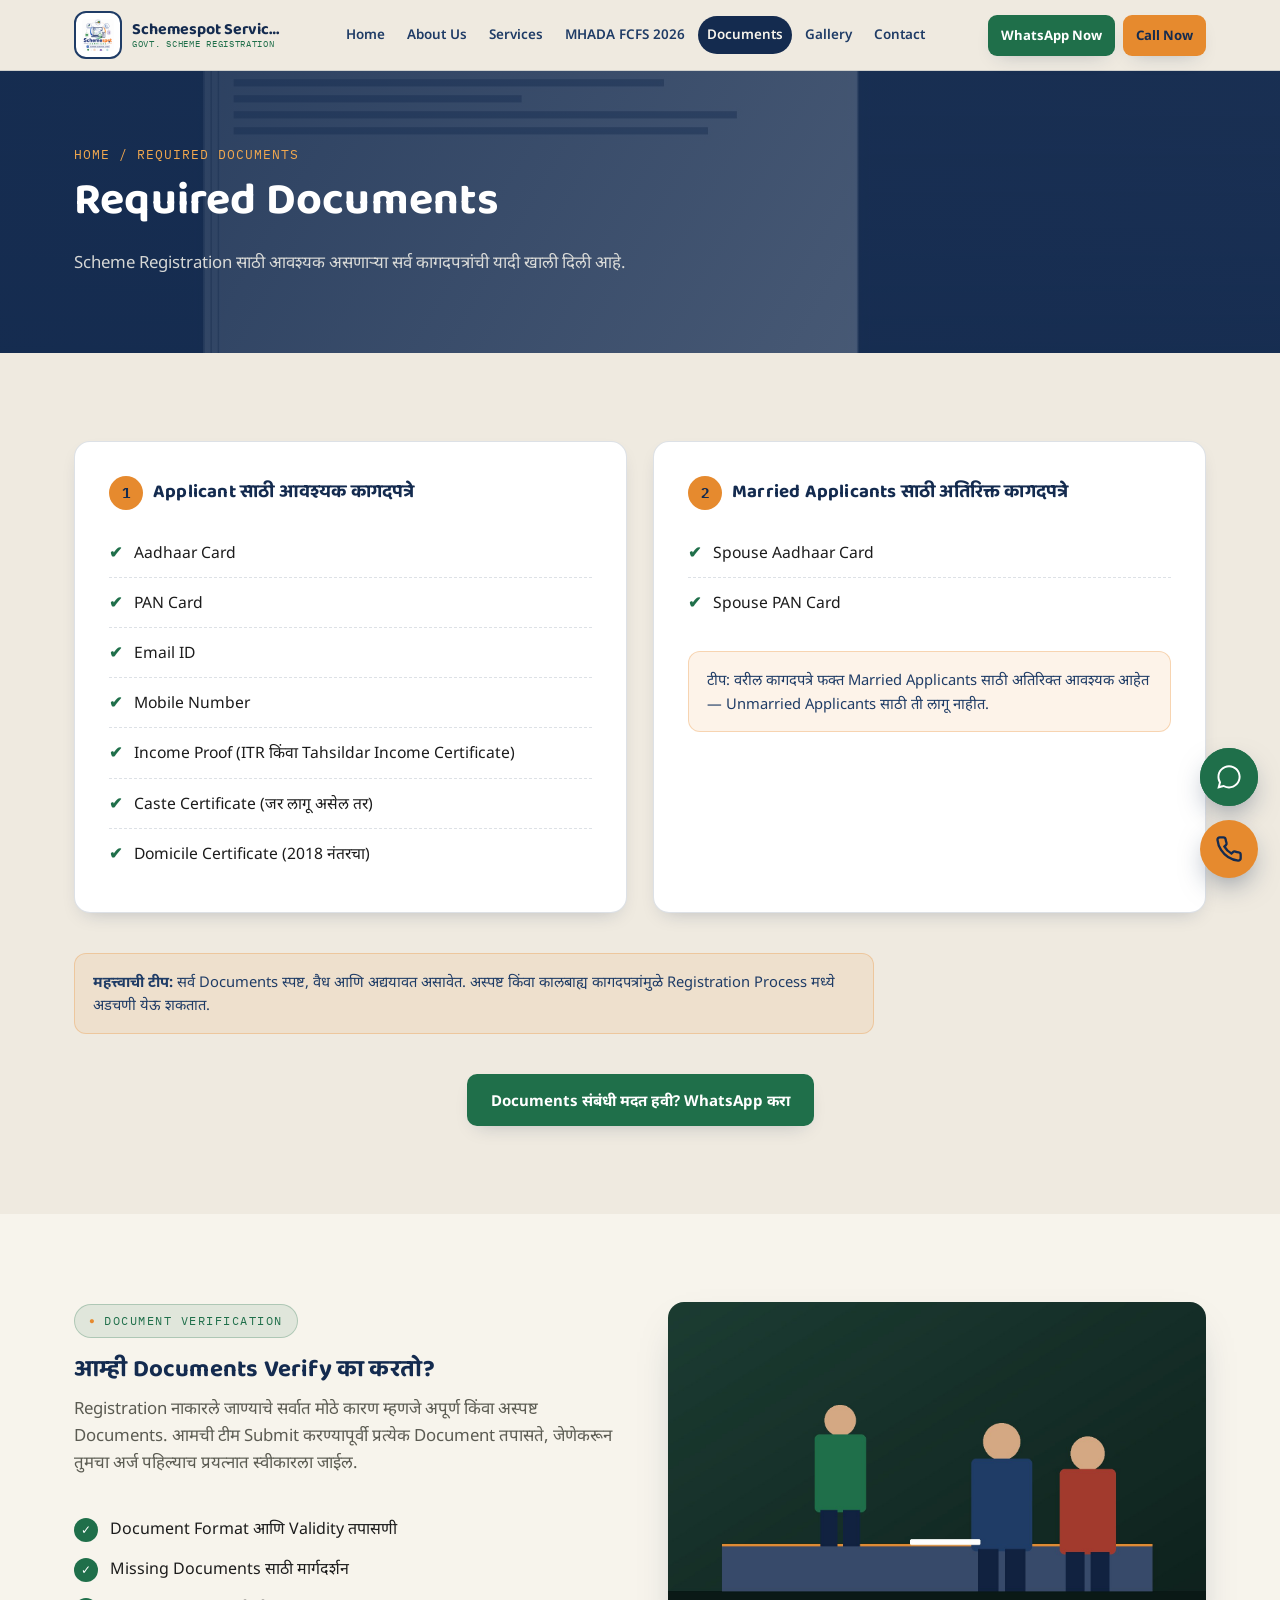
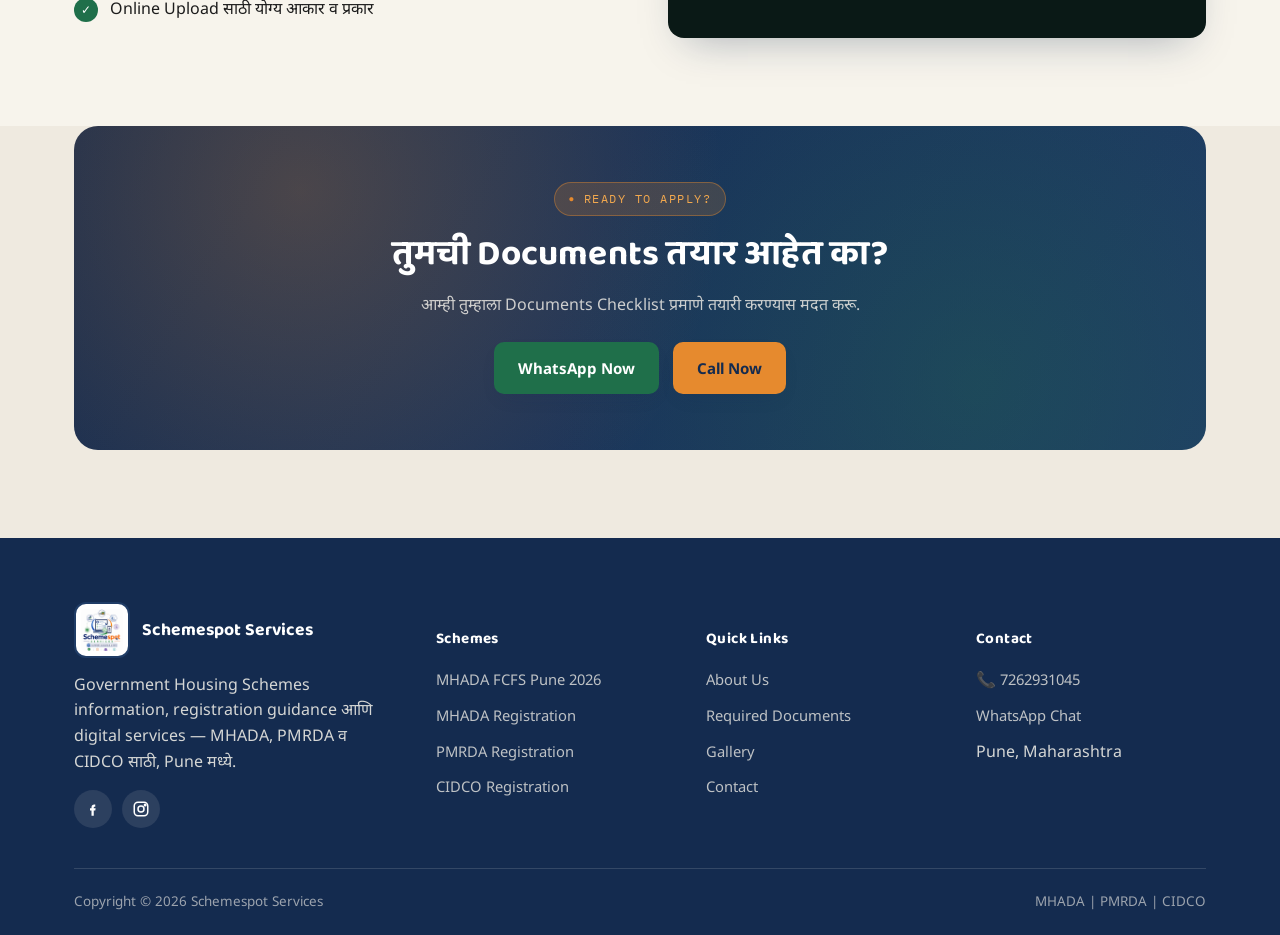
<file: documents.html>
<!DOCTYPE html>
<html lang="mr">
<head>
<meta charset="UTF-8">
<meta name="viewport" content="width=device-width, initial-scale=1.0">
<title>Required Documents | Schemespot Services</title>
<meta name="description" content="Scheme Registration साठी आवश्यक कागदपत्रांची संपूर्ण यादी — Aadhaar, PAN, Income Proof, Caste Certificate, Domicile Certificate आणि अधिक.">
<link rel="icon" href="assets/images/SchemspotLogo.jpeg" type="image/svg+xml">
<link href="https://fonts.googleapis.com/css2?family=Baloo+2:wght@500;600;700;800&family=Noto+Sans:wght@400;500;600;700&family=Noto+Sans+Devanagari:wght@400;500;600;700&family=IBM+Plex+Mono:wght@500;600&display=swap" rel="stylesheet">
<link rel="stylesheet" href="css/style.css">
</head>
<body>

<header class="site-header">
  <div class="container nav">
    <a href="index.html" class="brand">
      <img src="assets/images/SchemspotLogo.jpeg" alt="Schemespot Services logo">
      <div class="brand-text"><strong>Schemespot Services</strong><span>Govt. Scheme Registration</span></div>
    </a>
    <nav class="nav-links">
      <a href="index.html">Home</a>
      <a href="about.html">About Us</a>
      <a href="services.html">Services</a>
      <a href="mhada-fcfs.html">MHADA FCFS 2026</a>
      <a href="documents.html">Documents</a>
      <a href="gallery.html">Gallery</a>
      <a href="contact.html">Contact</a>
    </nav>
    <div class="nav-cta">
      <a href="https://wa.me/917262931045" target="_blank" rel="noopener" class="btn btn-whatsapp btn-sm">WhatsApp Now</a>
      <a href="tel:+917262931045" class="btn btn-call btn-sm">Call Now</a>
    </div>
    <button class="nav-toggle" aria-label="Toggle menu"><span></span><span></span><span></span></button>
  </div>
</header>

<section class="page-hero">
  <div class="hero-media" style="background-image:url('assets/images/documents-banner.jpg')"></div>
  <div class="container">
    <div class="breadcrumb">Home / Required Documents</div>
    <h1>Required Documents</h1>
    <p>Scheme Registration साठी आवश्यक असणाऱ्या सर्व कागदपत्रांची यादी खाली दिली आहे.</p>
  </div>
</section>

<section>
  <div class="container">
    <div class="grid cols-2">

      <div class="doc-panel reveal">
        <h3><span class="num">1</span> Applicant साठी आवश्यक कागदपत्रे</h3>
        <ul class="doc-list">
          <li><span class="check">✔</span> Aadhaar Card</li>
          <li><span class="check">✔</span> PAN Card</li>
          <li><span class="check">✔</span> Email ID</li>
          <li><span class="check">✔</span> Mobile Number</li>
          <li><span class="check">✔</span> Income Proof (ITR किंवा Tahsildar Income Certificate)</li>
          <li><span class="check">✔</span> Caste Certificate (जर लागू असेल तर)</li>
          <li><span class="check">✔</span> Domicile Certificate (2018 नंतरचा)</li>
        </ul>
      </div>

      <div class="doc-panel reveal">
        <h3><span class="num">2</span> Married Applicants साठी अतिरिक्त कागदपत्रे</h3>
        <ul class="doc-list">
          <li><span class="check">✔</span> Spouse Aadhaar Card</li>
          <li><span class="check">✔</span> Spouse PAN Card</li>
        </ul>
        <div class="doc-note">
          टीप: वरील कागदपत्रे फक्त Married Applicants साठी अतिरिक्त आवश्यक आहेत — Unmarried Applicants साठी ती लागू नाहीत.
        </div>
      </div>

    </div>

    <div class="doc-note mt-40 reveal" style="max-width:800px;">
      <strong>महत्त्वाची टीप:</strong> सर्व Documents स्पष्ट, वैध आणि अद्ययावत असावेत. अस्पष्ट किंवा कालबाह्य कागदपत्रांमुळे Registration Process मध्ये अडचणी येऊ शकतात.
    </div>

    <div class="text-center mt-40 reveal">
      <a href="https://wa.me/917262931045" target="_blank" rel="noopener" class="btn btn-whatsapp">Documents संबंधी मदत हवी? WhatsApp करा</a>
    </div>
  </div>
</section>

<section style="background:var(--paper-2);">
  <div class="container split">
    <div class="reveal">
      <span class="eyebrow">Document Verification</span>
      <h2>आम्ही Documents Verify का करतो?</h2>
      <p style="color:var(--muted);font-size:1.05rem;">Registration नाकारले जाण्याचे सर्वात मोठे कारण म्हणजे अपूर्ण किंवा अस्पष्ट Documents. आमची टीम Submit करण्यापूर्वी प्रत्येक Document तपासते, जेणेकरून तुमचा अर्ज पहिल्याच प्रयत्नात स्वीकारला जाईल.</p>
      <ul class="checklist mt-40">
        <li><span class="tick">✓</span> Document Format आणि Validity तपासणी</li>
        <li><span class="tick">✓</span> Missing Documents साठी मार्गदर्शन</li>
        <li><span class="tick">✓</span> Online Upload साठी योग्य आकार व प्रकार</li>
      </ul>
    </div>
    <div class="media-col reveal">
      <img src="assets/images/registration-photo-1.jpg" alt="Document verification illustration">
    </div>
  </div>
</section>

<section style="padding-top:0;">
  <div class="container">
    <div class="cta-band reveal">
      <span class="eyebrow" style="background:rgba(230,138,46,.18);border-color:rgba(230,138,46,.4);color:var(--saffron-2);">Ready To Apply?</span>
      <h2>तुमची Documents तयार आहेत का?</h2>
      <p style="color:rgba(247,244,236,.8);max-width:520px;margin:12px auto 0;">आम्ही तुम्हाला Documents Checklist प्रमाणे तयारी करण्यास मदत करू.</p>
      <div class="cta-actions">
        <a href="https://wa.me/917262931045" target="_blank" rel="noopener" class="btn btn-whatsapp">WhatsApp Now</a>
        <a href="tel:+917262931045" class="btn btn-call">Call Now</a>
      </div>
    </div>
  </div>
</section>

<footer class="site-footer">
  <div class="container">
    <div class="footer-grid">
      <div>
        <div class="footer-brand"><img src="assets/images/SchemspotLogo.jpeg" alt="Schemespot logo"><strong>Schemespot Services</strong></div>
        <p>Government Housing Schemes information, registration guidance आणि digital services — MHADA, PMRDA व CIDCO साठी, Pune मध्ये.</p>
        <div class="footer-social">
          <a href="https://www.facebook.com/share/1D9FqA26S8/" target="_blank" rel="noopener" aria-label="Facebook"><svg viewBox="0 0 24 24" fill="currentColor" style="color:#fff"><path d="M13.5 9H15V6h-1.5C11.6 6 10 7.6 10 9.5V11H8v3h2v7h3v-7h2.1l.4-3H13v-1.2c0-.6.4-.8.5-.8Z"/></svg></a>
          <a href="https://www.instagram.com/schemspot?igsh=ZXhpd25mdWsyY2Uy" target="_blank" rel="noopener" aria-label="Instagram"><svg viewBox="0 0 24 24" fill="none" stroke="#fff" stroke-width="2"><rect x="3" y="3" width="18" height="18" rx="5"/><circle cx="12" cy="12" r="4"/><circle cx="17.5" cy="6.5" r="1"/></svg></a>
        </div>
      </div>
      <div>
        <h5>Schemes</h5>
        <ul>
          <li><a href="mhada-fcfs.html">MHADA FCFS Pune 2026</a></li>
          <li><a href="services.html">MHADA Registration</a></li>
          <li><a href="services.html">PMRDA Registration</a></li>
          <li><a href="services.html">CIDCO Registration</a></li>
        </ul>
      </div>
      <div>
        <h5>Quick Links</h5>
        <ul>
          <li><a href="about.html">About Us</a></li>
          <li><a href="documents.html">Required Documents</a></li>
          <li><a href="gallery.html">Gallery</a></li>
          <li><a href="contact.html">Contact</a></li>
        </ul>
      </div>
      <div>
        <h5>Contact</h5>
        <ul>
          <li>📞 <a href="tel:+917262931045">7262931045</a></li>
          <li><a href="https://wa.me/917262931045" target="_blank" rel="noopener">WhatsApp Chat</a></li>
          <li>Pune, Maharashtra</li>
        </ul>
      </div>
    </div>
    <div class="footer-bottom">
      <span>Copyright © 2026 Schemespot Services</span>
      <span>MHADA | PMRDA | CIDCO</span>
    </div>
  </div>
</footer>

<div class="floating-buttons">
  <a href="https://wa.me/917262931045" class="fab fab-whatsapp" target="_blank" rel="noopener" aria-label="WhatsApp">
    <svg viewBox="0 0 24 24" fill="currentColor"><path d="M12.04 2C6.58 2 2.13 6.45 2.13 11.91c0 1.75.46 3.39 1.26 4.82L2 22l5.42-1.36a9.9 9.9 0 0 0 4.62 1.13h.01c5.46 0 9.91-4.45 9.91-9.91S17.5 2 12.04 2Zm0 18.13a8.2 8.2 0 0 1-4.18-1.15l-.3-.18-3.21.8.85-3.13-.2-.32a8.18 8.18 0 0 1-1.26-4.34c0-4.53 3.69-8.22 8.31-8.22 4.53 0 8.22 3.69 8.22 8.22 0 4.53-3.7 8.32-8.23 8.32Z"/></svg>
  </a>
  <a href="tel:+917262931045" class="fab fab-call" aria-label="Call Now">
    <svg viewBox="0 0 24 24" fill="none" stroke="currentColor" stroke-width="2"><path d="M22 16.92v3a2 2 0 0 1-2.18 2 19.79 19.79 0 0 1-8.63-3.07 19.5 19.5 0 0 1-6-6 19.79 19.79 0 0 1-3.07-8.67A2 2 0 0 1 4.11 2h3a2 2 0 0 1 2 1.72c.127.96.362 1.903.7 2.81a2 2 0 0 1-.45 2.11L8.09 9.91a16 16 0 0 0 6 6l1.27-1.27a2 2 0 0 1 2.11-.45c.907.338 1.85.573 2.81.7A2 2 0 0 1 22 16.92Z"/></svg>
  </a>
</div>

<script src="js/script.js"></script>
</body>
</html>
</file>
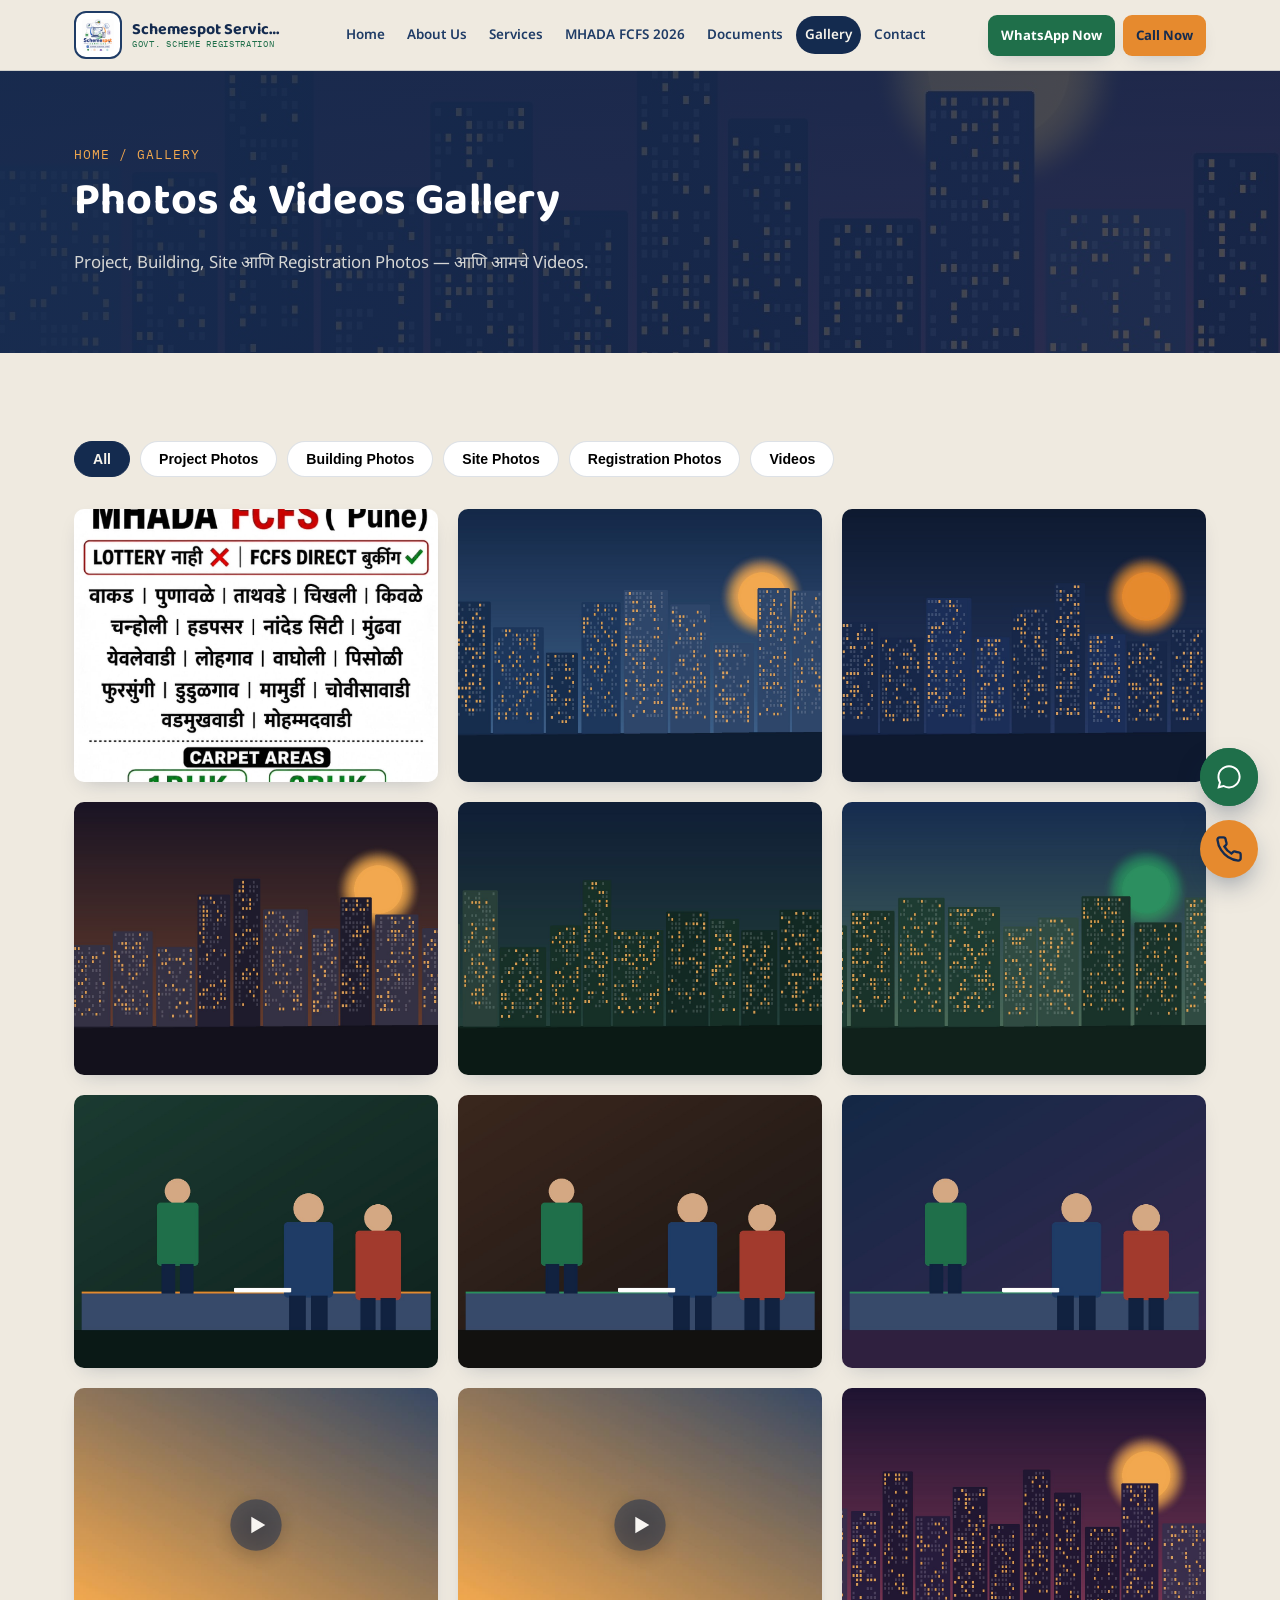
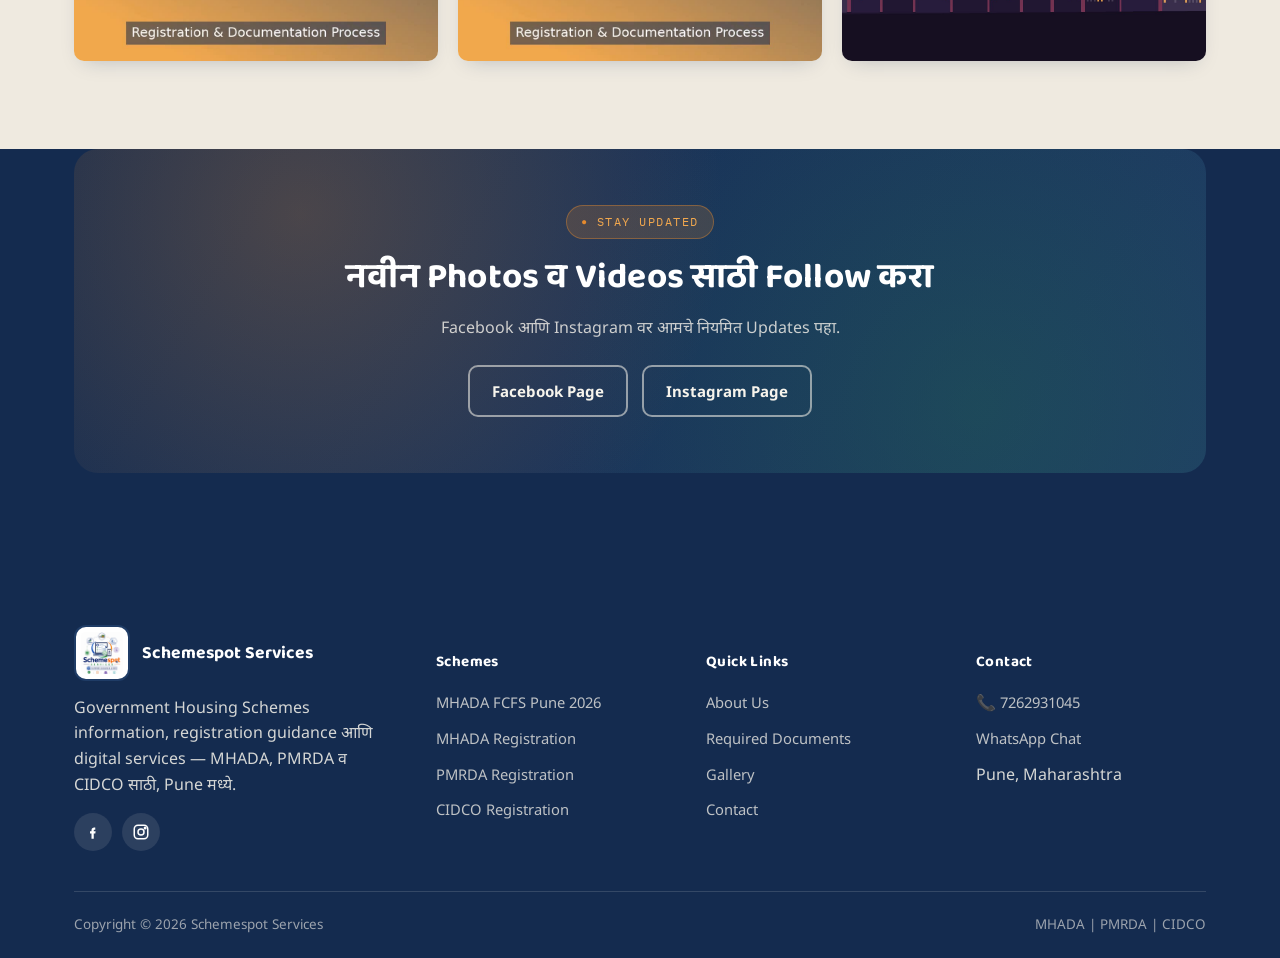
<file: gallery.html>
<!DOCTYPE html>
<html lang="mr">
<head>
<meta charset="UTF-8">
<meta name="viewport" content="width=device-width, initial-scale=1.0">
<title>Gallery | Schemespot Services</title>
<meta name="description" content="Project Photos, Building Photos, Site Photos, Registration Photos आणि Videos — Schemespot Services Gallery.">
<link rel="icon" href="assets/images/SchemspotLogo.jpeg" type="image/svg+xml">
<link href="https://fonts.googleapis.com/css2?family=Baloo+2:wght@500;600;700;800&family=Noto+Sans:wght@400;500;600;700&family=Noto+Sans+Devanagari:wght@400;500;600;700&family=IBM+Plex+Mono:wght@500;600&display=swap" rel="stylesheet">
<link rel="stylesheet" href="css/style.css">
</head>
<body>

<header class="site-header">
  <div class="container nav">
    <a href="index.html" class="brand">
      <img src="assets/images/SchemspotLogo.jpeg" alt="Schemespot Services logo">
      <div class="brand-text"><strong>Schemespot Services</strong><span>Govt. Scheme Registration</span></div>
    </a>
    <nav class="nav-links">
      <a href="index.html">Home</a>
      <a href="about.html">About Us</a>
      <a href="services.html">Services</a>
      <a href="mhada-fcfs.html">MHADA FCFS 2026</a>
      <a href="documents.html">Documents</a>
      <a href="gallery.html">Gallery</a>
      <a href="contact.html">Contact</a>
    </nav>
    <div class="nav-cta">
      <a href="https://wa.me/917262931045" target="_blank" rel="noopener" class="btn btn-whatsapp btn-sm">WhatsApp Now</a>
      <a href="tel:+917262931045" class="btn btn-call btn-sm">Call Now</a>
    </div>
    <button class="nav-toggle" aria-label="Toggle menu"><span></span><span></span><span></span></button>
  </div>
</header>

<section class="page-hero">
  <div class="hero-media" style="background-image:url('assets/images/gallery-extra-1.jpg')"></div>
  <div class="container">
    <div class="breadcrumb">Home / Gallery</div>
    <h1>Photos & Videos Gallery</h1>
    <p>Project, Building, Site आणि Registration Photos — आणि आमचे Videos.</p>
  </div>
</section>

<section>
  <div class="container">
    <div class="filter-bar reveal">
      <button class="filter-btn active" data-filter="all">All</button>
      <button class="filter-btn" data-filter="project">Project Photos</button>
      <button class="filter-btn" data-filter="building">Building Photos</button>
      <button class="filter-btn" data-filter="site">Site Photos</button>
      <button class="filter-btn" data-filter="registration">Registration Photos</button>
      <button class="filter-btn" data-filter="video">Videos</button>
    </div>

    <div class="gallery-grid">

      <div class="gallery-item reveal" data-category="project" data-type="image" data-src="assets/images/Image_1.jpeg" data-caption="Project Overview — Schemespot Services">
        <img src="assets/images/Image_1.jpeg" alt="Project overview">
        <div class="overlay"><span>Project Photo</span></div>
      </div>

      <div class="gallery-item reveal" data-category="building" data-type="image" data-src="assets/images/mhada-building.jpg" data-caption="MHADA Housing Building">
        <img src="assets/images/mhada-building.jpg" alt="MHADA building">
        <div class="overlay"><span>Building Photo</span></div>
      </div>

      <div class="gallery-item reveal" data-category="building" data-type="image" data-src="assets/images/building-photo-1.jpg" data-caption="Housing Scheme Building">
        <img src="assets/images/building-photo-1.jpg" alt="Building photo">
        <div class="overlay"><span>Building Photo</span></div>
      </div>

      <div class="gallery-item reveal" data-category="building" data-type="image" data-src="assets/images/building-photo-2.jpg" data-caption="Scheme Building — Evening View">
        <img src="assets/images/building-photo-2.jpg" alt="Building photo evening">
        <div class="overlay"><span>Building Photo</span></div>
      </div>

      <div class="gallery-item reveal" data-category="site" data-type="image" data-src="assets/images/site-photo-1.jpg" data-caption="Scheme Site — Pune">
        <img src="assets/images/site-photo-1.jpg" alt="Site photo 1">
        <div class="overlay"><span>Site Photo</span></div>
      </div>

      <div class="gallery-item reveal" data-category="site" data-type="image" data-src="assets/images/site-photo-2.jpg" data-caption="Scheme Site — Access Road">
        <img src="assets/images/site-photo-2.jpg" alt="Site photo 2">
        <div class="overlay"><span>Site Photo</span></div>
      </div>

      <div class="gallery-item reveal" data-category="registration" data-type="image" data-src="assets/images/registration-photo-1.jpg" data-caption="Registration Assistance Desk">
        <img src="assets/images/registration-photo-1.jpg" alt="Registration photo 1">
        <div class="overlay"><span>Registration Photo</span></div>
      </div>

      <div class="gallery-item reveal" data-category="registration" data-type="image" data-src="assets/images/registration-photo-2.jpg" data-caption="Applicant Document Verification">
        <img src="assets/images/registration-photo-2.jpg" alt="Registration photo 2">
        <div class="overlay"><span>Registration Photo</span></div>
      </div>

      <div class="gallery-item reveal" data-category="project" data-type="image" data-src="assets/images/gallery-extra-2.jpg" data-caption="Applicant Support Session">
        <img src="assets/images/gallery-extra-2.jpg" alt="Project extra photo">
        <div class="overlay"><span>Project Photo</span></div>
      </div>

      <!-- <div class="gallery-item reveal" data-category="video" data-type="video" data-src="assets/video/project-site-walkthrough.mp4" data-caption="Project Site Walkthrough">
        <img src="assets/images/video-poster-1.jpg" alt="Project site walkthrough video poster">
        <div class="play"><svg viewBox="0 0 24 24" fill="#fff" opacity="0.92"><circle cx="12" cy="12" r="11" fill="rgba(20,43,79,.55)"/><path d="M10 8.5v7l6-3.5-6-3.5Z"/></svg></div>
        <div class="overlay"><span>Video — Site Walkthrough</span></div>
      </div>

      <div class="gallery-item reveal" data-category="video" data-type="video" data-src="assets/video/registration-process.mp4" data-caption="Registration & Documentation Process">
        <img src="assets/images/video-poster-2.jpg" alt="Registration process video poster">
        <div class="play"><svg viewBox="0 0 24 24" fill="#fff" opacity="0.92"><circle cx="12" cy="12" r="11" fill="rgba(20,43,79,.55)"/><path d="M10 8.5v7l6-3.5-6-3.5Z"/></svg></div>
        <div class="overlay"><span>Video — Registration Process</span></div>
      </div> -->

      <div class="gallery-item reveal" data-category="video" data-type="video" data-src="assets/video/video_1.mp4" data-caption="Registration & Documentation Process">
        <img src="assets/images/video-poster-2.jpg" alt="Registration process video poster">
        <div class="play"><svg viewBox="0 0 24 24" fill="#fff" opacity="0.92"><circle cx="12" cy="12" r="11" fill="rgba(20,43,79,.55)"/><path d="M10 8.5v7l6-3.5-6-3.5Z"/></svg></div>
        <div class="overlay"><span>Video — Flat Detail</span></div>
      </div>

      <div class="gallery-item reveal" data-category="video" data-type="video" data-src="assets/video/video_2.mp4" data-caption="Registration & Documentation Process">
        <img src="assets/images/video-poster-2.jpg" alt="Registration process video poster">
        <div class="play"><svg viewBox="0 0 24 24" fill="#fff" opacity="0.92"><circle cx="12" cy="12" r="11" fill="rgba(20,43,79,.55)"/><path d="M10 8.5v7l6-3.5-6-3.5Z"/></svg></div>
        <div class="overlay"><span>Video — Location Info</span></div>
      </div>

      <div class="gallery-item reveal" data-category="site" data-type="image" data-src="assets/images/gallery-extra-1.jpg" data-caption="Scheme Site — Aerial View">
        <img src="assets/images/gallery-extra-1.jpg" alt="Site extra photo">
        <div class="overlay"><span>Site Photo</span></div>
      </div>

    </div>
  </div>
</section>

<section class="band" style="padding-top:0;">
  <div class="container">
    <div class="cta-band reveal">
      <span class="eyebrow" style="background:rgba(230,138,46,.18);border-color:rgba(230,138,46,.4);color:var(--saffron-2);">Stay Updated</span>
      <h2>नवीन Photos व Videos साठी Follow करा</h2>
      <p style="color:rgba(247,244,236,.8);max-width:520px;margin:12px auto 0;">Facebook आणि Instagram वर आमचे नियमित Updates पहा.</p>
      <div class="cta-actions">
        <a href="https://www.facebook.com/share/1D9FqA26S8/" target="_blank" rel="noopener" class="btn btn-outline">Facebook Page</a>
        <a href="https://www.instagram.com/schemspot?igsh=ZXhpd25mdWsyY2Uy" target="_blank" rel="noopener" class="btn btn-outline">Instagram Page</a>
      </div>
    </div>
  </div>
</section>

<footer class="site-footer">
  <div class="container">
    <div class="footer-grid">
      <div>
        <div class="footer-brand"><img src="assets/images/SchemspotLogo.jpeg" alt="Schemespot logo"><strong>Schemespot Services</strong></div>
        <p>Government Housing Schemes information, registration guidance आणि digital services — MHADA, PMRDA व CIDCO साठी, Pune मध्ये.</p>
        <div class="footer-social">
          <a href="https://www.facebook.com/share/1D9FqA26S8/" target="_blank" rel="noopener" aria-label="Facebook"><svg viewBox="0 0 24 24" fill="currentColor" style="color:#fff"><path d="M13.5 9H15V6h-1.5C11.6 6 10 7.6 10 9.5V11H8v3h2v7h3v-7h2.1l.4-3H13v-1.2c0-.6.4-.8.5-.8Z"/></svg></a>
          <a href="https://www.instagram.com/schemspot?igsh=ZXhpd25mdWsyY2Uy" target="_blank" rel="noopener" aria-label="Instagram"><svg viewBox="0 0 24 24" fill="none" stroke="#fff" stroke-width="2"><rect x="3" y="3" width="18" height="18" rx="5"/><circle cx="12" cy="12" r="4"/><circle cx="17.5" cy="6.5" r="1"/></svg></a>
        </div>
      </div>
      <div>
        <h5>Schemes</h5>
        <ul>
          <li><a href="mhada-fcfs.html">MHADA FCFS Pune 2026</a></li>
          <li><a href="services.html">MHADA Registration</a></li>
          <li><a href="services.html">PMRDA Registration</a></li>
          <li><a href="services.html">CIDCO Registration</a></li>
        </ul>
      </div>
      <div>
        <h5>Quick Links</h5>
        <ul>
          <li><a href="about.html">About Us</a></li>
          <li><a href="documents.html">Required Documents</a></li>
          <li><a href="gallery.html">Gallery</a></li>
          <li><a href="contact.html">Contact</a></li>
        </ul>
      </div>
      <div>
        <h5>Contact</h5>
        <ul>
          <li>📞 <a href="tel:+917262931045">7262931045</a></li>
          <li><a href="https://wa.me/917262931045" target="_blank" rel="noopener">WhatsApp Chat</a></li>
          <li>Pune, Maharashtra</li>
        </ul>
      </div>
    </div>
    <div class="footer-bottom">
      <span>Copyright © 2026 Schemespot Services</span>
      <span>MHADA | PMRDA | CIDCO</span>
    </div>
  </div>
</footer>

<div class="floating-buttons">
  <a href="https://wa.me/917262931045" class="fab fab-whatsapp" target="_blank" rel="noopener" aria-label="WhatsApp">
    <svg viewBox="0 0 24 24" fill="currentColor"><path d="M12.04 2C6.58 2 2.13 6.45 2.13 11.91c0 1.75.46 3.39 1.26 4.82L2 22l5.42-1.36a9.9 9.9 0 0 0 4.62 1.13h.01c5.46 0 9.91-4.45 9.91-9.91S17.5 2 12.04 2Zm0 18.13a8.2 8.2 0 0 1-4.18-1.15l-.3-.18-3.21.8.85-3.13-.2-.32a8.18 8.18 0 0 1-1.26-4.34c0-4.53 3.69-8.22 8.31-8.22 4.53 0 8.22 3.69 8.22 8.22 0 4.53-3.7 8.32-8.23 8.32Z"/></svg>
  </a>
  <a href="tel:+917262931045" class="fab fab-call" aria-label="Call Now">
    <svg viewBox="0 0 24 24" fill="none" stroke="currentColor" stroke-width="2"><path d="M22 16.92v3a2 2 0 0 1-2.18 2 19.79 19.79 0 0 1-8.63-3.07 19.5 19.5 0 0 1-6-6 19.79 19.79 0 0 1-3.07-8.67A2 2 0 0 1 4.11 2h3a2 2 0 0 1 2 1.72c.127.96.362 1.903.7 2.81a2 2 0 0 1-.45 2.11L8.09 9.91a16 16 0 0 0 6 6l1.27-1.27a2 2 0 0 1 2.11-.45c.907.338 1.85.573 2.81.7A2 2 0 0 1 22 16.92Z"/></svg>
  </a>
</div>

<div class="lightbox" id="lightbox">
  <button class="lightbox-close" aria-label="Close">&times;</button>
  <div style="max-width:900px;width:100%;position:relative;">
    <div class="lightbox-content" id="lightboxContent"></div>
    <p class="lightbox-caption" id="lightboxCaption"></p>
  </div>
</div>

<script src="js/script.js"></script>
</body>
</html>
</file>
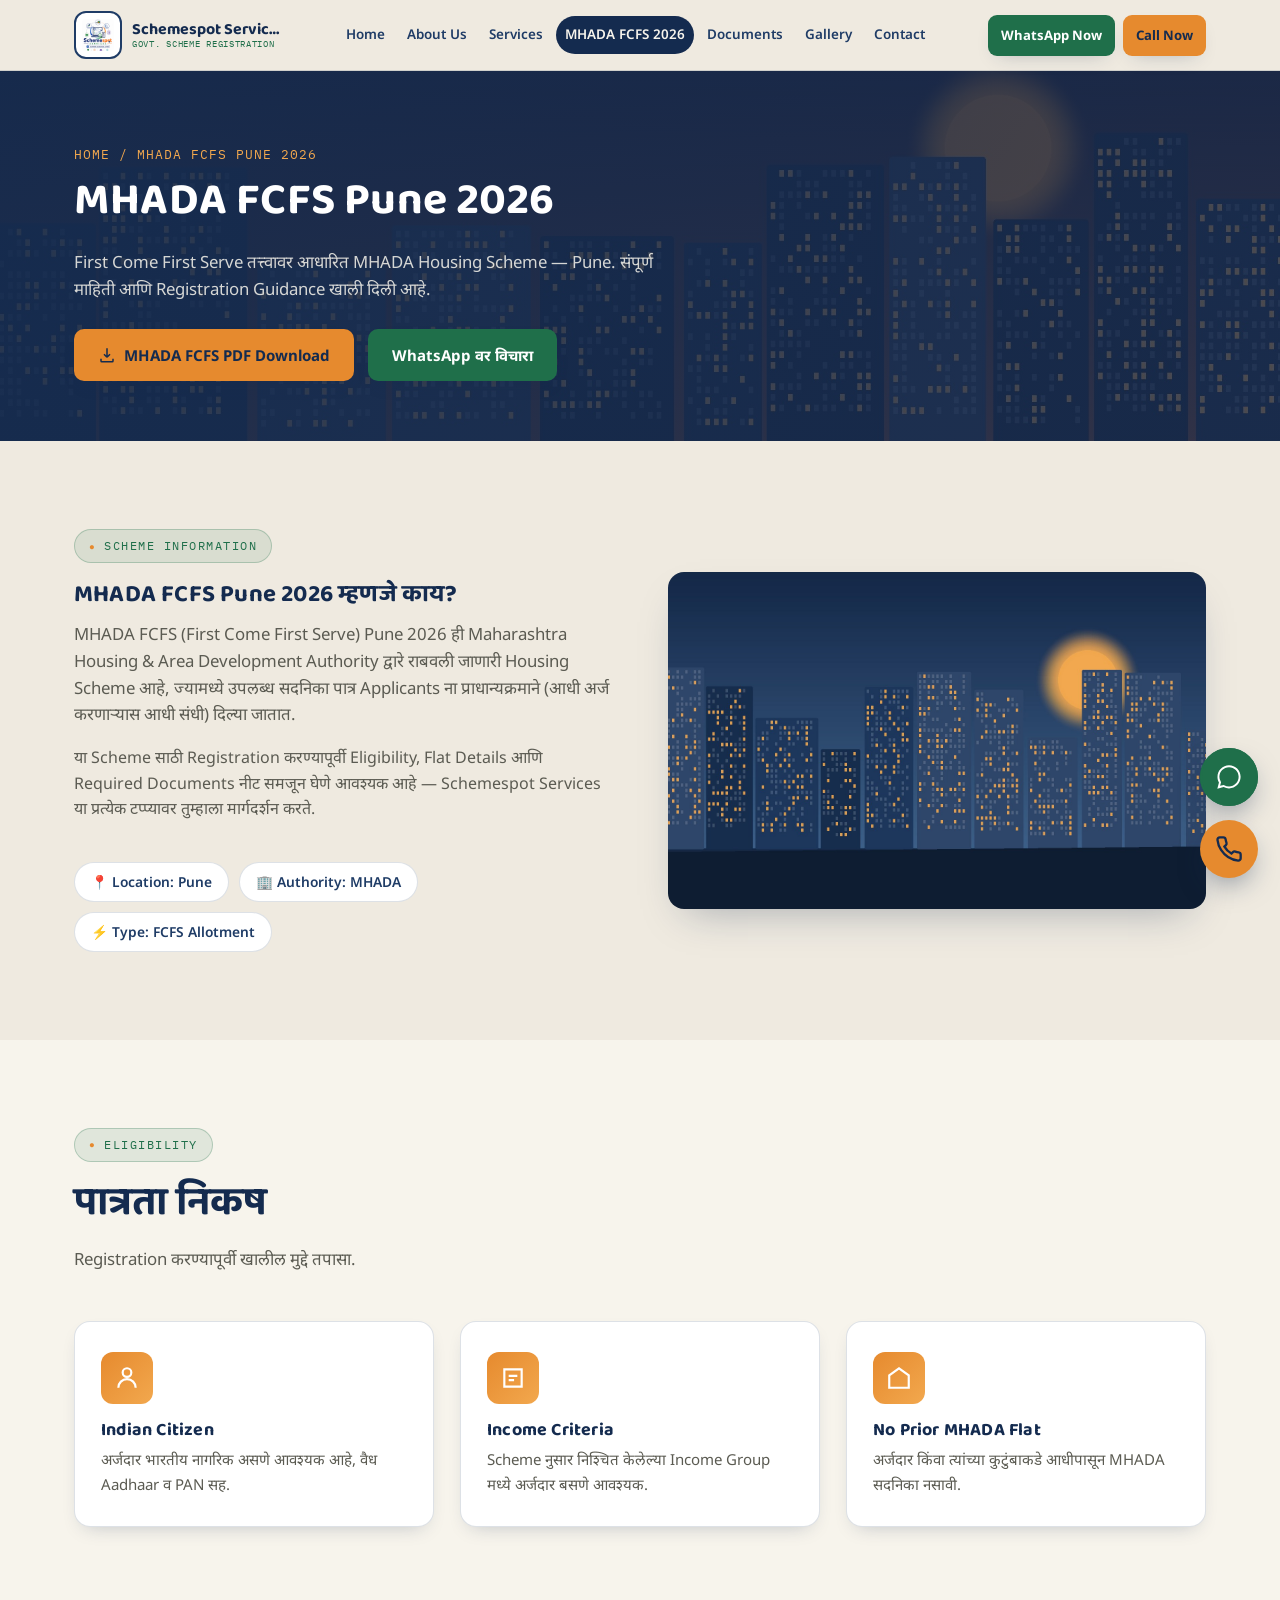
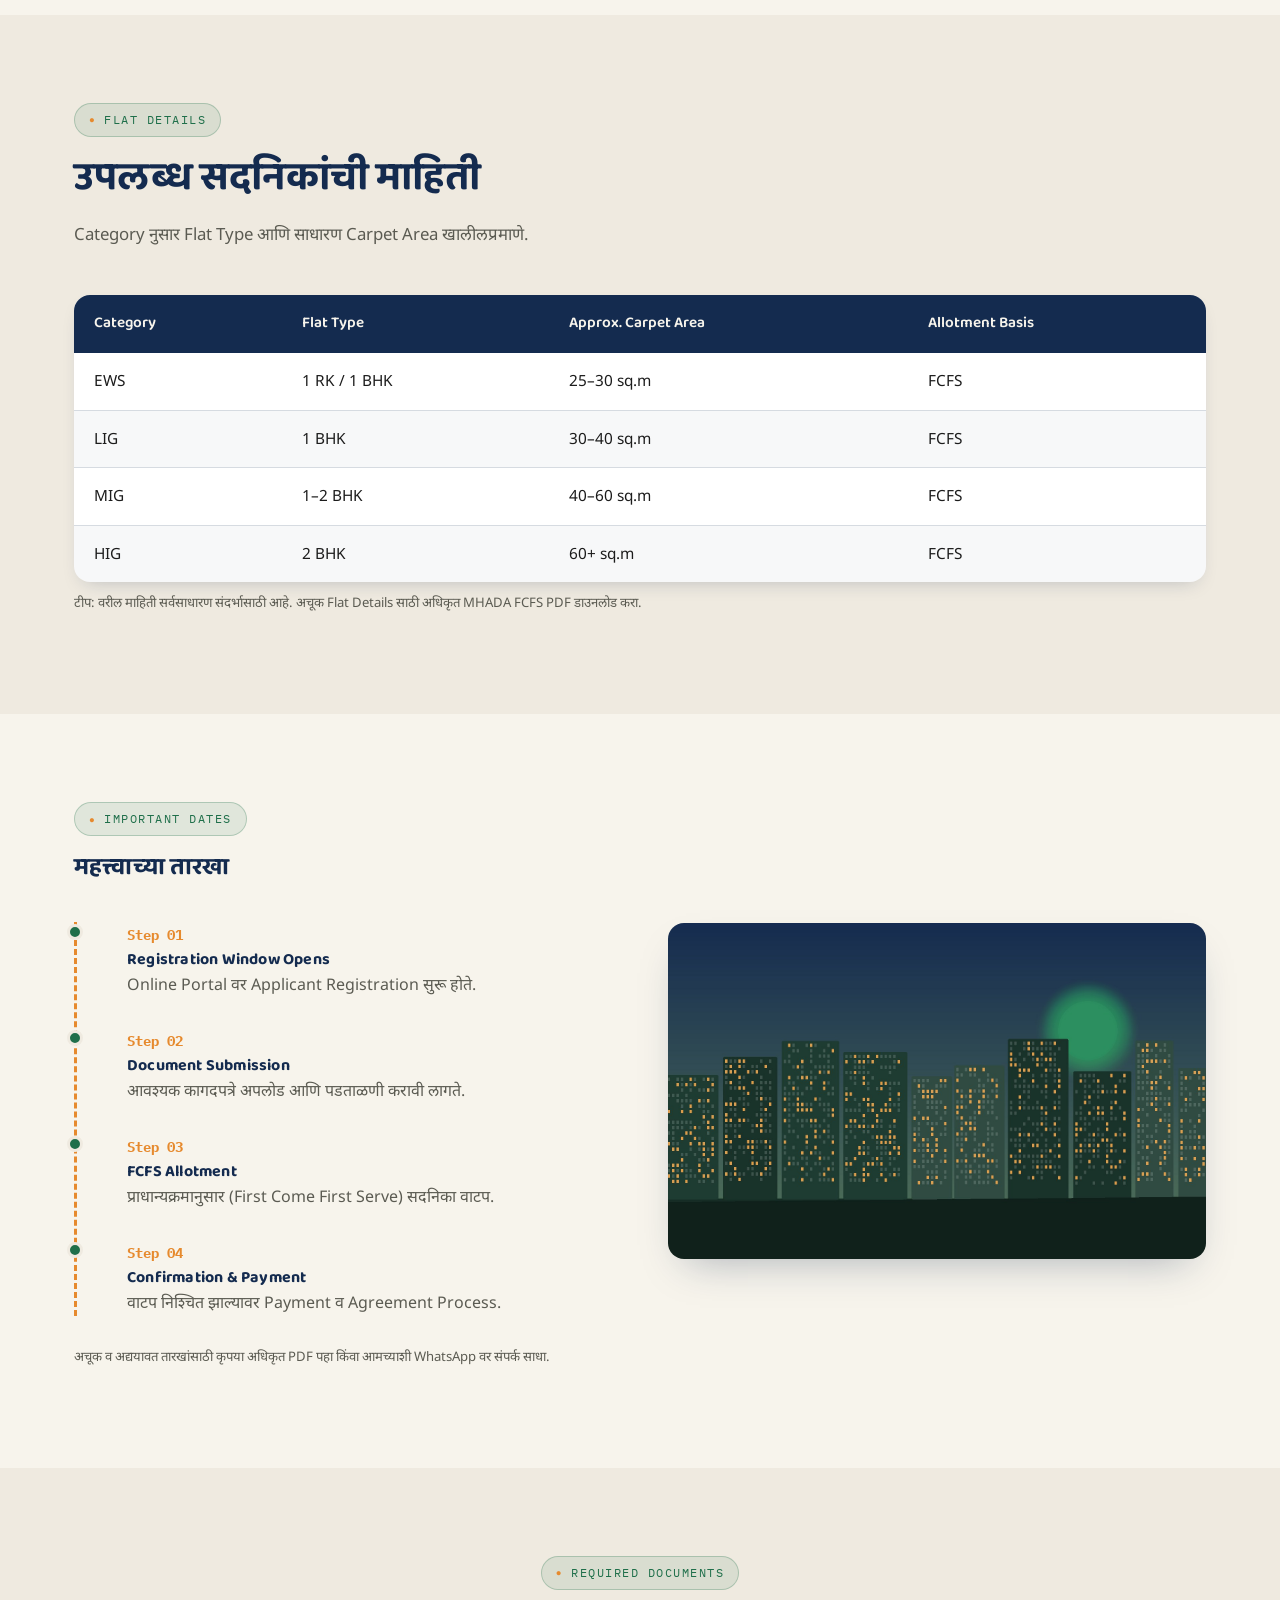
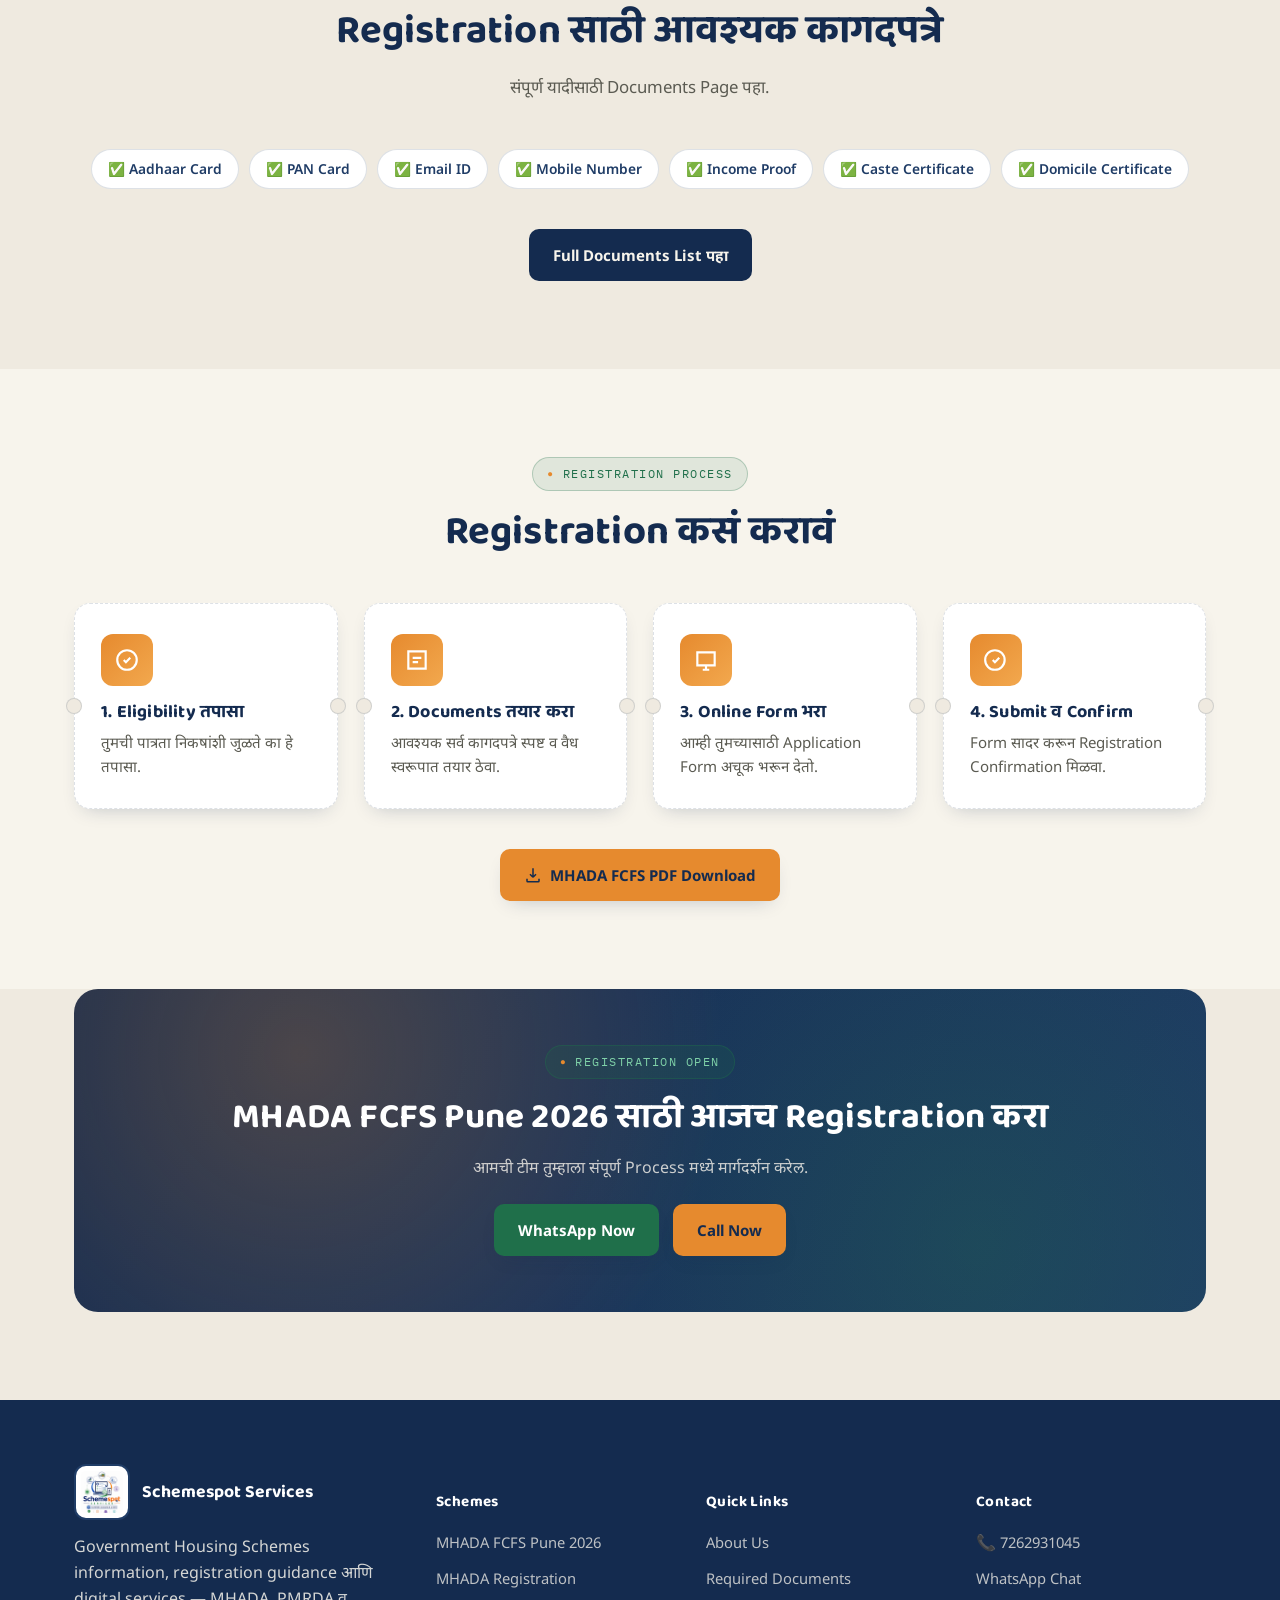
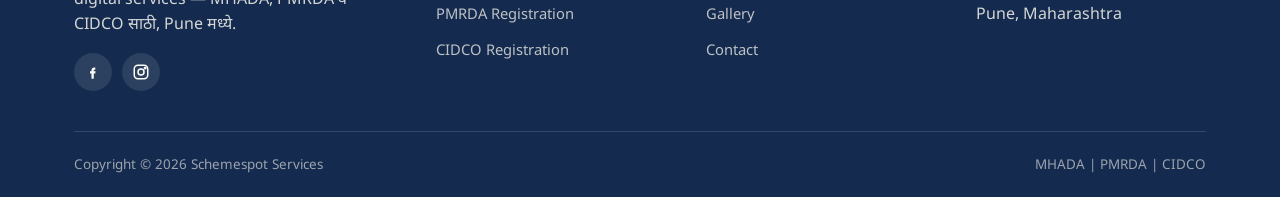
<file: mhada-fcfs.html>
<!DOCTYPE html>
<html lang="mr">
<head>
<meta charset="UTF-8">
<meta name="viewport" content="width=device-width, initial-scale=1.0">
<title>MHADA FCFS Pune 2026 | Schemespot Services</title>
<meta name="description" content="MHADA FCFS Pune 2026 — Scheme Information, Eligibility, Flat Details, Important Dates, Required Documents आणि Registration Process.">
<link rel="icon" href="assets/images/SchemspotLogo.jpeg" type="image/svg+xml">
<link href="https://fonts.googleapis.com/css2?family=Baloo+2:wght@500;600;700;800&family=Noto+Sans:wght@400;500;600;700&family=Noto+Sans+Devanagari:wght@400;500;600;700&family=IBM+Plex+Mono:wght@500;600&display=swap" rel="stylesheet">
<link rel="stylesheet" href="css/style.css">
</head>
<body>

<header class="site-header">
  <div class="container nav">
    <a href="index.html" class="brand">
      <img src="assets/images/SchemspotLogo.jpeg" alt="Schemespot Services logo">
      <div class="brand-text"><strong>Schemespot Services</strong><span>Govt. Scheme Registration</span></div>
    </a>
    <nav class="nav-links">
      <a href="index.html">Home</a>
      <a href="about.html">About Us</a>
      <a href="services.html">Services</a>
      <a href="mhada-fcfs.html">MHADA FCFS 2026</a>
      <a href="documents.html">Documents</a>
      <a href="gallery.html">Gallery</a>
      <a href="contact.html">Contact</a>
    </nav>
    <div class="nav-cta">
      <a href="https://wa.me/917262931045" target="_blank" rel="noopener" class="btn btn-whatsapp btn-sm">WhatsApp Now</a>
      <a href="tel:+917262931045" class="btn btn-call btn-sm">Call Now</a>
    </div>
    <button class="nav-toggle" aria-label="Toggle menu"><span></span><span></span><span></span></button>
  </div>
</header>

<section class="page-hero">
  <div class="hero-media" style="background-image:url('assets/images/mhada-fcfs-banner.jpg')"></div>
  <div class="container">
    <div class="breadcrumb">Home / MHADA FCFS Pune 2026</div>
    <h1>MHADA FCFS Pune 2026</h1>
    <p>First Come First Serve तत्त्वावर आधारित MHADA Housing Scheme — Pune. संपूर्ण माहिती आणि Registration Guidance खाली दिली आहे.</p>
    <div class="hero-actions" style="margin-top:26px;">
      <a href="https://drive.google.com/file/d/1Nra_SbWKEIP19Q_WtnliyKNeog2NEEcQ/view?usp=drivesdk" target="_blank" rel="noopener" class="btn btn-call">
        <svg viewBox="0 0 24 24" fill="none" stroke="currentColor" stroke-width="2"><path d="M12 3v12m0 0 4-4m-4 4-4-4M4 17v3a1 1 0 0 0 1 1h14a1 1 0 0 0 1-1v-3"/></svg>
        MHADA FCFS PDF Download
      </a>
      <a href="https://wa.me/917262931045" target="_blank" rel="noopener" class="btn btn-whatsapp">WhatsApp वर विचारा</a>
    </div>
  </div>
</section>

<!-- SCHEME INFORMATION -->
<section>
  <div class="container split">
    <div class="reveal">
      <span class="eyebrow">Scheme Information</span>
      <h2>MHADA FCFS Pune 2026 म्हणजे काय?</h2>
      <p style="color:var(--muted);font-size:1.05rem;">MHADA FCFS (First Come First Serve) Pune 2026 ही Maharashtra Housing & Area Development Authority द्वारे राबवली जाणारी Housing Scheme आहे, ज्यामध्ये उपलब्ध सदनिका पात्र Applicants ना प्राधान्यक्रमाने (आधी अर्ज करणाऱ्यास आधी संधी) दिल्या जातात.</p>
      <p style="color:var(--muted);">या Scheme साठी Registration करण्यापूर्वी Eligibility, Flat Details आणि Required Documents नीट समजून घेणे आवश्यक आहे — Schemespot Services या प्रत्येक टप्प्यावर तुम्हाला मार्गदर्शन करते.</p>
      <div class="pill-list mt-40">
        <span class="pill">📍 Location: Pune</span>
        <span class="pill">🏢 Authority: MHADA</span>
        <span class="pill">⚡ Type: FCFS Allotment</span>
      </div>
    </div>
    <div class="media-col reveal">
      <img src="assets/images/mhada-building.jpg" alt="MHADA housing building illustration">
    </div>
  </div>
</section>

<!-- ELIGIBILITY -->
<section style="background:var(--paper-2);">
  <div class="container">
    <div class="section-head reveal">
      <span class="eyebrow">Eligibility</span>
      <h2>पात्रता निकष</h2>
      <p>Registration करण्यापूर्वी खालील मुद्दे तपासा.</p>
    </div>
    <div class="grid cols-3">
      <div class="card reveal">
        <div class="icon"><svg viewBox="0 0 24 24" fill="none" stroke="currentColor" stroke-width="2"><path d="M20 21a8 8 0 1 0-16 0"/><circle cx="12" cy="7" r="4"/></svg></div>
        <h3>Indian Citizen</h3>
        <p>अर्जदार भारतीय नागरिक असणे आवश्यक आहे, वैध Aadhaar व PAN सह.</p>
      </div>
      <div class="card reveal">
        <div class="icon"><svg viewBox="0 0 24 24" fill="none" stroke="currentColor" stroke-width="2"><path d="M4 4h16v16H4z"/><path d="M8 10h8M8 14h5"/></svg></div>
        <h3>Income Criteria</h3>
        <p>Scheme नुसार निश्चित केलेल्या Income Group मध्ये अर्जदार बसणे आवश्यक.</p>
      </div>
      <div class="card reveal">
        <div class="icon"><svg viewBox="0 0 24 24" fill="none" stroke="currentColor" stroke-width="2"><path d="M3 9.5 12 3l9 6.5V21H3V9.5Z"/></svg></div>
        <h3>No Prior MHADA Flat</h3>
        <p>अर्जदार किंवा त्यांच्या कुटुंबाकडे आधीपासून MHADA सदनिका नसावी.</p>
      </div>
    </div>
  </div>
</section>

<!-- FLAT DETAILS -->
<section>
  <div class="container">
    <div class="section-head reveal">
      <span class="eyebrow">Flat Details</span>
      <h2>उपलब्ध सदनिकांची माहिती</h2>
      <p>Category नुसार Flat Type आणि साधारण Carpet Area खालीलप्रमाणे.</p>
    </div>
    <table class="info-table reveal">
      <thead>
        <tr><th>Category</th><th>Flat Type</th><th>Approx. Carpet Area</th><th>Allotment Basis</th></tr>
      </thead>
      <tbody>
        <tr><td>EWS</td><td>1 RK / 1 BHK</td><td>25–30 sq.m</td><td>FCFS</td></tr>
        <tr><td>LIG</td><td>1 BHK</td><td>30–40 sq.m</td><td>FCFS</td></tr>
        <tr><td>MIG</td><td>1–2 BHK</td><td>40–60 sq.m</td><td>FCFS</td></tr>
        <tr><td>HIG</td><td>2 BHK</td><td>60+ sq.m</td><td>FCFS</td></tr>
      </tbody>
    </table>
    <p class="form-note reveal">टीप: वरील माहिती सर्वसाधारण संदर्भासाठी आहे. अचूक Flat Details साठी अधिकृत MHADA FCFS PDF डाउनलोड करा.</p>
  </div>
</section>

<!-- IMPORTANT DATES -->
<section style="background:var(--paper-2);">
  <div class="container split">
    <div class="reveal">
      <span class="eyebrow">Important Dates</span>
      <h2>महत्त्वाच्या तारखा</h2>
      <div class="timeline mt-40">
        <div class="timeline-item">
          <span class="date">Step 01</span>
          <h4>Registration Window Opens</h4>
          <p>Online Portal वर Applicant Registration सुरू होते.</p>
        </div>
        <div class="timeline-item">
          <span class="date">Step 02</span>
          <h4>Document Submission</h4>
          <p>आवश्यक कागदपत्रे अपलोड आणि पडताळणी करावी लागते.</p>
        </div>
        <div class="timeline-item">
          <span class="date">Step 03</span>
          <h4>FCFS Allotment</h4>
          <p>प्राधान्यक्रमानुसार (First Come First Serve) सदनिका वाटप.</p>
        </div>
        <div class="timeline-item">
          <span class="date">Step 04</span>
          <h4>Confirmation & Payment</h4>
          <p>वाटप निश्चित झाल्यावर Payment व Agreement Process.</p>
        </div>
      </div>
      <p class="form-note">अचूक व अद्ययावत तारखांसाठी कृपया अधिकृत PDF पहा किंवा आमच्याशी WhatsApp वर संपर्क साधा.</p>
    </div>
    <div class="media-col reveal">
      <img src="assets/images/site-photo-2.jpg" alt="MHADA site illustration">
    </div>
  </div>
</section>

<!-- REQUIRED DOCUMENTS RECAP -->
<section>
  <div class="container">
    <div class="section-head center reveal">
      <span class="eyebrow" style="margin-left:auto;margin-right:auto;">Required Documents</span>
      <h2>Registration साठी आवश्यक कागदपत्रे</h2>
      <p>संपूर्ण यादीसाठी Documents Page पहा.</p>
    </div>
    <div class="pill-list reveal" style="justify-content:center;">
      <span class="pill">✅ Aadhaar Card</span>
      <span class="pill">✅ PAN Card</span>
      <span class="pill">✅ Email ID</span>
      <span class="pill">✅ Mobile Number</span>
      <span class="pill">✅ Income Proof</span>
      <span class="pill">✅ Caste Certificate</span>
      <span class="pill">✅ Domicile Certificate</span>
    </div>
    <div class="text-center mt-40 reveal"><a href="documents.html" class="btn btn-ink">Full Documents List पहा</a></div>
  </div>
</section>

<!-- REGISTRATION PROCESS -->
<section style="background:var(--paper-2);">
  <div class="container">
    <div class="section-head center reveal">
      <span class="eyebrow" style="margin-left:auto;margin-right:auto;">Registration Process</span>
      <h2>Registration कसं करावं</h2>
    </div>
    <div class="grid cols-4">
      <div class="card stub-card reveal">
        <div class="icon"><svg viewBox="0 0 24 24" fill="none" stroke="currentColor" stroke-width="2"><circle cx="12" cy="12" r="9"/><path d="M9 12l2 2 4-4"/></svg></div>
        <h3>1. Eligibility तपासा</h3>
        <p>तुमची पात्रता निकषांशी जुळते का हे तपासा.</p>
      </div>
      <div class="card stub-card reveal">
        <div class="icon"><svg viewBox="0 0 24 24" fill="none" stroke="currentColor" stroke-width="2"><path d="M4 4h16v16H4z"/><path d="M8 10h8M8 14h5"/></svg></div>
        <h3>2. Documents तयार करा</h3>
        <p>आवश्यक सर्व कागदपत्रे स्पष्ट व वैध स्वरूपात तयार ठेवा.</p>
      </div>
      <div class="card stub-card reveal">
        <div class="icon"><svg viewBox="0 0 24 24" fill="none" stroke="currentColor" stroke-width="2"><path d="M4 5h16v12H4z"/><path d="M9 21h6M12 17v4"/></svg></div>
        <h3>3. Online Form भरा</h3>
        <p>आम्ही तुमच्यासाठी Application Form अचूक भरून देतो.</p>
      </div>
      <div class="card stub-card reveal">
        <div class="icon"><svg viewBox="0 0 24 24" fill="none" stroke="currentColor" stroke-width="2"><path d="M9 12l2 2 4-4m5 2a9 9 0 1 1-18 0 9 9 0 0 1 18 0Z"/></svg></div>
        <h3>4. Submit व Confirm</h3>
        <p>Form सादर करून Registration Confirmation मिळवा.</p>
      </div>
    </div>
    <div class="text-center mt-40 reveal">
      <a href="https://drive.google.com/file/d/1Nra_SbWKEIP19Q_WtnliyKNeog2NEEcQ/view?usp=drivesdk" target="_blank" rel="noopener" class="btn btn-call">
        <svg viewBox="0 0 24 24" fill="none" stroke="currentColor" stroke-width="2"><path d="M12 3v12m0 0 4-4m-4 4-4-4M4 17v3a1 1 0 0 0 1 1h14a1 1 0 0 0 1-1v-3"/></svg>
        MHADA FCFS PDF Download
      </a>
    </div>
  </div>
</section>

<section style="padding-top:0;">
  <div class="container">
    <div class="cta-band reveal">
      <span class="eyebrow" style="background:rgba(31,111,74,.18);border-color:rgba(31,111,74,.4);color:#7fd1a8;">Registration Open</span>
      <h2>MHADA FCFS Pune 2026 साठी आजच Registration करा</h2>
      <p style="color:rgba(247,244,236,.8);max-width:520px;margin:12px auto 0;">आमची टीम तुम्हाला संपूर्ण Process मध्ये मार्गदर्शन करेल.</p>
      <div class="cta-actions">
        <a href="https://wa.me/917262931045" target="_blank" rel="noopener" class="btn btn-whatsapp">WhatsApp Now</a>
        <a href="tel:+917262931045" class="btn btn-call">Call Now</a>
      </div>
    </div>
  </div>
</section>

<footer class="site-footer">
  <div class="container">
    <div class="footer-grid">
      <div>
        <div class="footer-brand"><img src="assets/images/SchemspotLogo.jpeg" alt="Schemespot logo"><strong>Schemespot Services</strong></div>
        <p>Government Housing Schemes information, registration guidance आणि digital services — MHADA, PMRDA व CIDCO साठी, Pune मध्ये.</p>
        <div class="footer-social">
          <a href="https://www.facebook.com/share/1D9FqA26S8/" target="_blank" rel="noopener" aria-label="Facebook"><svg viewBox="0 0 24 24" fill="currentColor" style="color:#fff"><path d="M13.5 9H15V6h-1.5C11.6 6 10 7.6 10 9.5V11H8v3h2v7h3v-7h2.1l.4-3H13v-1.2c0-.6.4-.8.5-.8Z"/></svg></a>
          <a href="https://www.instagram.com/schemspot?igsh=ZXhpd25mdWsyY2Uy" target="_blank" rel="noopener" aria-label="Instagram"><svg viewBox="0 0 24 24" fill="none" stroke="#fff" stroke-width="2"><rect x="3" y="3" width="18" height="18" rx="5"/><circle cx="12" cy="12" r="4"/><circle cx="17.5" cy="6.5" r="1"/></svg></a>
        </div>
      </div>
      <div>
        <h5>Schemes</h5>
        <ul>
          <li><a href="mhada-fcfs.html">MHADA FCFS Pune 2026</a></li>
          <li><a href="services.html">MHADA Registration</a></li>
          <li><a href="services.html">PMRDA Registration</a></li>
          <li><a href="services.html">CIDCO Registration</a></li>
        </ul>
      </div>
      <div>
        <h5>Quick Links</h5>
        <ul>
          <li><a href="about.html">About Us</a></li>
          <li><a href="documents.html">Required Documents</a></li>
          <li><a href="gallery.html">Gallery</a></li>
          <li><a href="contact.html">Contact</a></li>
        </ul>
      </div>
      <div>
        <h5>Contact</h5>
        <ul>
          <li>📞 <a href="tel:+917262931045">7262931045</a></li>
          <li><a href="https://wa.me/917262931045" target="_blank" rel="noopener">WhatsApp Chat</a></li>
          <li>Pune, Maharashtra</li>
        </ul>
      </div>
    </div>
    <div class="footer-bottom">
      <span>Copyright © 2026 Schemespot Services</span>
      <span>MHADA | PMRDA | CIDCO</span>
    </div>
  </div>
</footer>

<div class="floating-buttons">
  <a href="https://wa.me/917262931045" class="fab fab-whatsapp" target="_blank" rel="noopener" aria-label="WhatsApp">
    <svg viewBox="0 0 24 24" fill="currentColor"><path d="M12.04 2C6.58 2 2.13 6.45 2.13 11.91c0 1.75.46 3.39 1.26 4.82L2 22l5.42-1.36a9.9 9.9 0 0 0 4.62 1.13h.01c5.46 0 9.91-4.45 9.91-9.91S17.5 2 12.04 2Zm0 18.13a8.2 8.2 0 0 1-4.18-1.15l-.3-.18-3.21.8.85-3.13-.2-.32a8.18 8.18 0 0 1-1.26-4.34c0-4.53 3.69-8.22 8.31-8.22 4.53 0 8.22 3.69 8.22 8.22 0 4.53-3.7 8.32-8.23 8.32Z"/></svg>
  </a>
  <a href="tel:+917262931045" class="fab fab-call" aria-label="Call Now">
    <svg viewBox="0 0 24 24" fill="none" stroke="currentColor" stroke-width="2"><path d="M22 16.92v3a2 2 0 0 1-2.18 2 19.79 19.79 0 0 1-8.63-3.07 19.5 19.5 0 0 1-6-6 19.79 19.79 0 0 1-3.07-8.67A2 2 0 0 1 4.11 2h3a2 2 0 0 1 2 1.72c.127.96.362 1.903.7 2.81a2 2 0 0 1-.45 2.11L8.09 9.91a16 16 0 0 0 6 6l1.27-1.27a2 2 0 0 1 2.11-.45c.907.338 1.85.573 2.81.7A2 2 0 0 1 22 16.92Z"/></svg>
  </a>
</div>

<script src="js/script.js"></script>
</body>
</html>
</file>
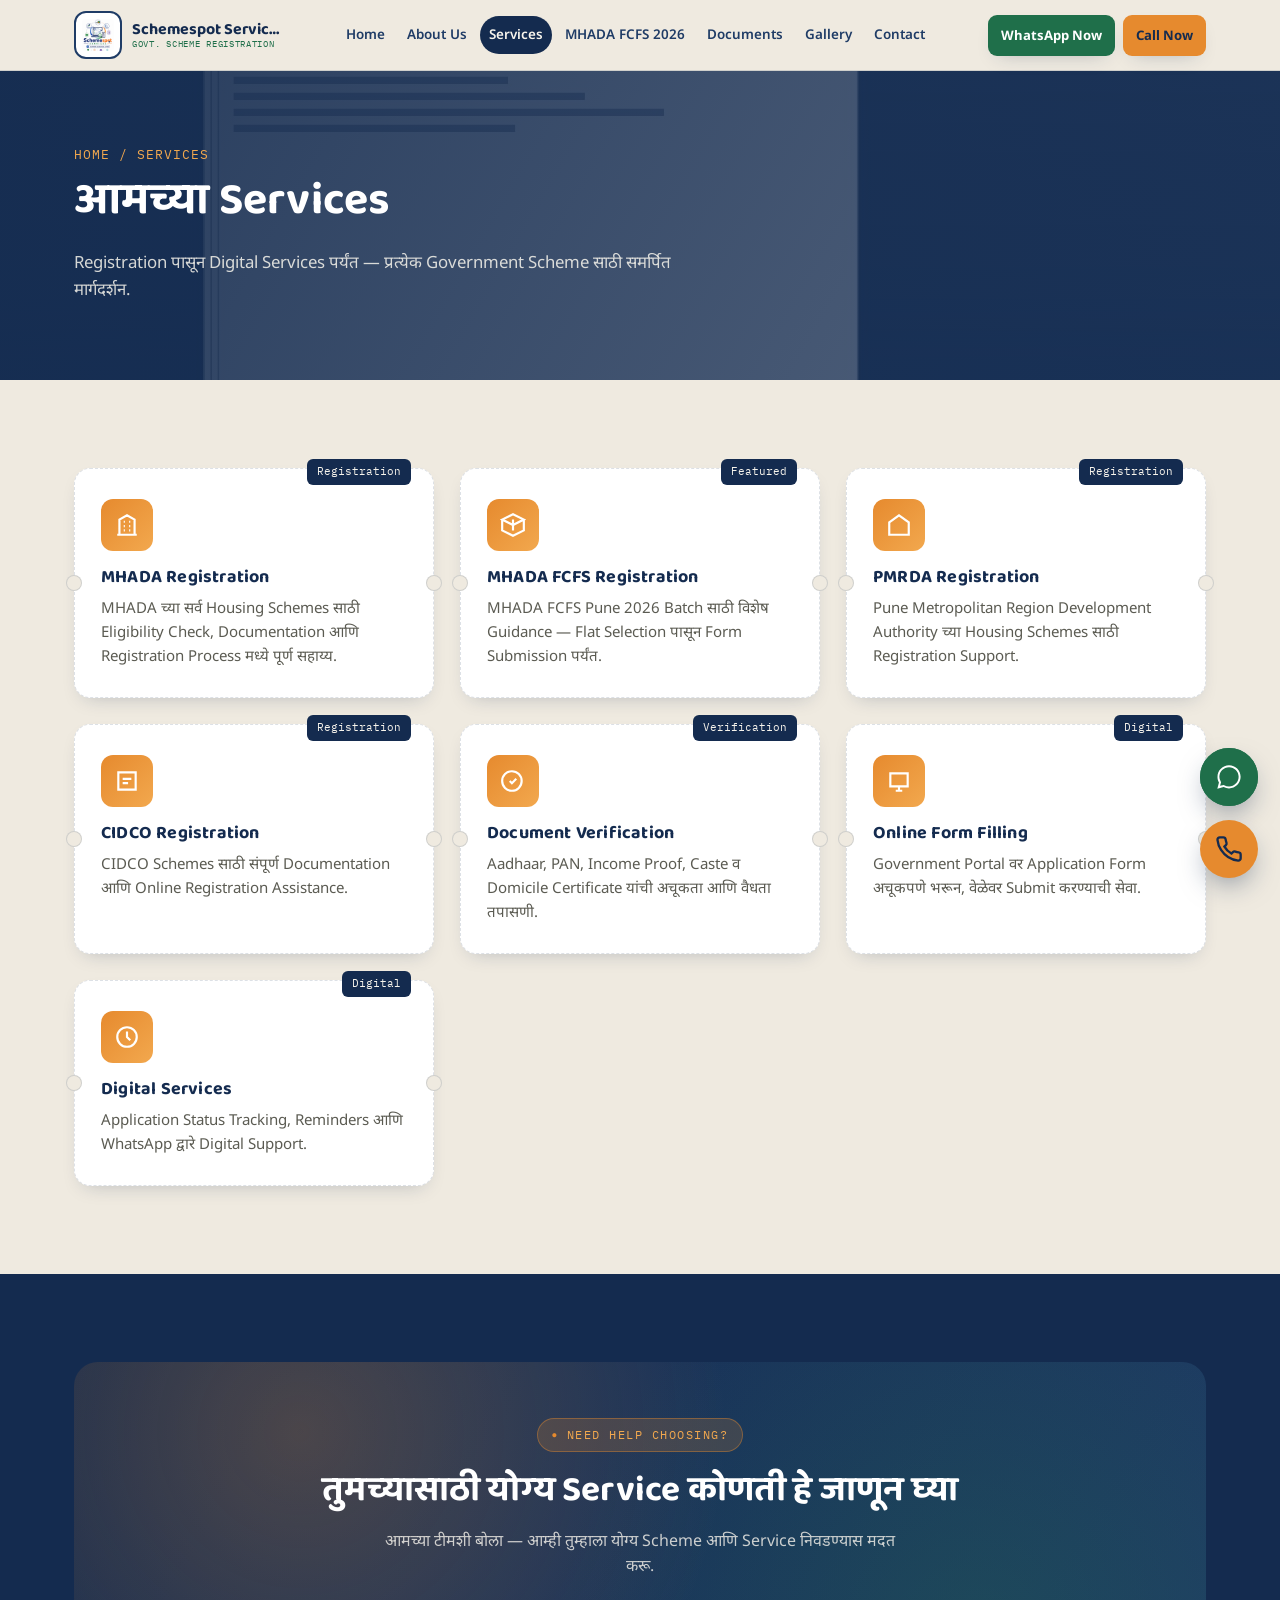
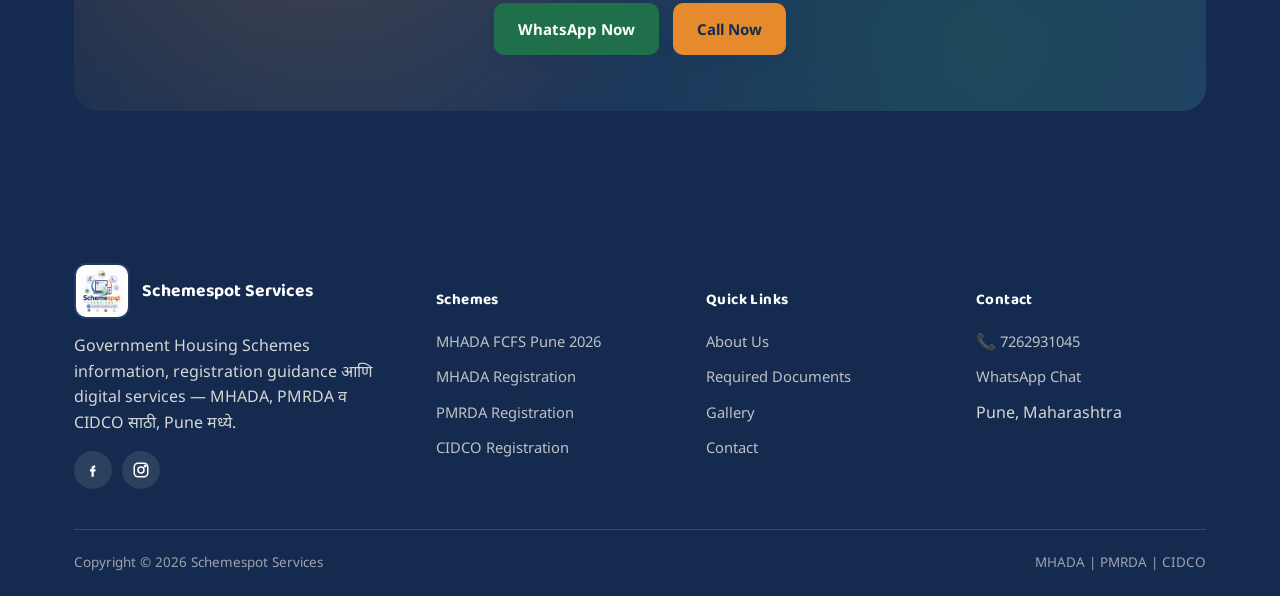
<file: services.html>
<!DOCTYPE html>
<html lang="mr">
<head>
<meta charset="UTF-8">
<meta name="viewport" content="width=device-width, initial-scale=1.0">
<title>Services | Schemespot Services</title>
<meta name="description" content="MHADA Registration, MHADA FCFS Registration, PMRDA Registration, CIDCO Registration, Document Verification, Online Form Filling आणि Digital Services.">
<link rel="icon" href="assets/images/SchemspotLogo.jpeg" type="image/svg+xml">
<link href="https://fonts.googleapis.com/css2?family=Baloo+2:wght@500;600;700;800&family=Noto+Sans:wght@400;500;600;700&family=Noto+Sans+Devanagari:wght@400;500;600;700&family=IBM+Plex+Mono:wght@500;600&display=swap" rel="stylesheet">
<link rel="stylesheet" href="css/style.css">
</head>
<body>

<header class="site-header">
  <div class="container nav">
    <a href="index.html" class="brand">
      <img src="assets/images/SchemspotLogo.jpeg" alt="Schemespot Services logo">
      <div class="brand-text"><strong>Schemespot Services</strong><span>Govt. Scheme Registration</span></div>
    </a>
    <nav class="nav-links">
      <a href="index.html">Home</a>
      <a href="about.html">About Us</a>
      <a href="services.html">Services</a>
      <a href="mhada-fcfs.html">MHADA FCFS 2026</a>
      <a href="documents.html">Documents</a>
      <a href="gallery.html">Gallery</a>
      <a href="contact.html">Contact</a>
    </nav>
    <div class="nav-cta">
      <a href="https://wa.me/917262931045" target="_blank" rel="noopener" class="btn btn-whatsapp btn-sm">WhatsApp Now</a>
      <a href="tel:+917262931045" class="btn btn-call btn-sm">Call Now</a>
    </div>
    <button class="nav-toggle" aria-label="Toggle menu"><span></span><span></span><span></span></button>
  </div>
</header>

<section class="page-hero">
  <div class="hero-media" style="background-image:url('assets/images/services-banner.jpg')"></div>
  <div class="container">
    <div class="breadcrumb">Home / Services</div>
    <h1>आमच्या Services</h1>
    <p>Registration पासून Digital Services पर्यंत — प्रत्येक Government Scheme साठी समर्पित मार्गदर्शन.</p>
  </div>
</section>

<section>
  <div class="container">
    <div class="grid cols-3">

      <div class="card stub-card reveal">
        <span class="tab">Registration</span>
        <div class="icon"><svg viewBox="0 0 24 24" fill="none" stroke="currentColor" stroke-width="2"><path d="M3 21h18M5 21V7l7-4 7 4v14M9 9h1m4 0h1m-6 4h1m4 0h1m-6 4h1m4 0h1"/></svg></div>
        <h3>MHADA Registration</h3>
        <p>MHADA च्या सर्व Housing Schemes साठी Eligibility Check, Documentation आणि Registration Process मध्ये पूर्ण सहाय्य.</p>
      </div>

      <div class="card stub-card reveal">
        <span class="tab">Featured</span>
        <div class="icon"><svg viewBox="0 0 24 24" fill="none" stroke="currentColor" stroke-width="2"><path d="M12 2 2 7l10 5 10-5-10-5Zm0 5v10M2 7v10l10 5 10-5V7"/></svg></div>
        <h3>MHADA FCFS Registration</h3>
        <p>MHADA FCFS Pune 2026 Batch साठी विशेष Guidance — Flat Selection पासून Form Submission पर्यंत.</p>
      </div>

      <div class="card stub-card reveal">
        <span class="tab">Registration</span>
        <div class="icon"><svg viewBox="0 0 24 24" fill="none" stroke="currentColor" stroke-width="2"><path d="M3 9.5 12 3l9 6.5V21H3V9.5Z"/></svg></div>
        <h3>PMRDA Registration</h3>
        <p>Pune Metropolitan Region Development Authority च्या Housing Schemes साठी Registration Support.</p>
      </div>

      <div class="card stub-card reveal">
        <span class="tab">Registration</span>
        <div class="icon"><svg viewBox="0 0 24 24" fill="none" stroke="currentColor" stroke-width="2"><path d="M4 4h16v16H4z"/><path d="M8 10h8M8 14h5"/></svg></div>
        <h3>CIDCO Registration</h3>
        <p>CIDCO Schemes साठी संपूर्ण Documentation आणि Online Registration Assistance.</p>
      </div>

      <div class="card stub-card reveal">
        <span class="tab">Verification</span>
        <div class="icon"><svg viewBox="0 0 24 24" fill="none" stroke="currentColor" stroke-width="2"><path d="M9 12l2 2 4-4m5 2a9 9 0 1 1-18 0 9 9 0 0 1 18 0Z"/></svg></div>
        <h3>Document Verification</h3>
        <p>Aadhaar, PAN, Income Proof, Caste व Domicile Certificate यांची अचूकता आणि वैधता तपासणी.</p>
      </div>

      <div class="card stub-card reveal">
        <span class="tab">Digital</span>
        <div class="icon"><svg viewBox="0 0 24 24" fill="none" stroke="currentColor" stroke-width="2"><path d="M4 5h16v12H4z"/><path d="M9 21h6M12 17v4"/></svg></div>
        <h3>Online Form Filling</h3>
        <p>Government Portal वर Application Form अचूकपणे भरून, वेळेवर Submit करण्याची सेवा.</p>
      </div>

      <div class="card stub-card reveal">
        <span class="tab">Digital</span>
        <div class="icon"><svg viewBox="0 0 24 24" fill="none" stroke="currentColor" stroke-width="2"><circle cx="12" cy="12" r="9"/><path d="M12 7v5l3 3"/></svg></div>
        <h3>Digital Services</h3>
        <p>Application Status Tracking, Reminders आणि WhatsApp द्वारे Digital Support.</p>
      </div>

    </div>
  </div>
</section>

<section class="band">
  <div class="container">
    <div class="cta-band reveal">
      <span class="eyebrow" style="background:rgba(230,138,46,.18);border-color:rgba(230,138,46,.4);color:var(--saffron-2);">Need Help Choosing?</span>
      <h2>तुमच्यासाठी योग्य Service कोणती हे जाणून घ्या</h2>
      <p style="color:rgba(247,244,236,.8);max-width:520px;margin:12px auto 0;">आमच्या टीमशी बोला — आम्ही तुम्हाला योग्य Scheme आणि Service निवडण्यास मदत करू.</p>
      <div class="cta-actions">
        <a href="https://wa.me/917262931045" target="_blank" rel="noopener" class="btn btn-whatsapp">WhatsApp Now</a>
        <a href="tel:+917262931045" class="btn btn-call">Call Now</a>
      </div>
    </div>
  </div>
</section>

<footer class="site-footer">
  <div class="container">
    <div class="footer-grid">
      <div>
        <div class="footer-brand"><img src="assets/images/SchemspotLogo.jpeg" alt="Schemespot logo"><strong>Schemespot Services</strong></div>
        <p>Government Housing Schemes information, registration guidance आणि digital services — MHADA, PMRDA व CIDCO साठी, Pune मध्ये.</p>
        <div class="footer-social">
          <a href="https://www.facebook.com/share/1D9FqA26S8/" target="_blank" rel="noopener" aria-label="Facebook"><svg viewBox="0 0 24 24" fill="currentColor" style="color:#fff"><path d="M13.5 9H15V6h-1.5C11.6 6 10 7.6 10 9.5V11H8v3h2v7h3v-7h2.1l.4-3H13v-1.2c0-.6.4-.8.5-.8Z"/></svg></a>
          <a href="https://www.instagram.com/schemspot?igsh=ZXhpd25mdWsyY2Uy" target="_blank" rel="noopener" aria-label="Instagram"><svg viewBox="0 0 24 24" fill="none" stroke="#fff" stroke-width="2"><rect x="3" y="3" width="18" height="18" rx="5"/><circle cx="12" cy="12" r="4"/><circle cx="17.5" cy="6.5" r="1"/></svg></a>
        </div>
      </div>
      <div>
        <h5>Schemes</h5>
        <ul>
          <li><a href="mhada-fcfs.html">MHADA FCFS Pune 2026</a></li>
          <li><a href="services.html">MHADA Registration</a></li>
          <li><a href="services.html">PMRDA Registration</a></li>
          <li><a href="services.html">CIDCO Registration</a></li>
        </ul>
      </div>
      <div>
        <h5>Quick Links</h5>
        <ul>
          <li><a href="about.html">About Us</a></li>
          <li><a href="documents.html">Required Documents</a></li>
          <li><a href="gallery.html">Gallery</a></li>
          <li><a href="contact.html">Contact</a></li>
        </ul>
      </div>
      <div>
        <h5>Contact</h5>
        <ul>
          <li>📞 <a href="tel:+917262931045">7262931045</a></li>
          <li><a href="https://wa.me/917262931045" target="_blank" rel="noopener">WhatsApp Chat</a></li>
          <li>Pune, Maharashtra</li>
        </ul>
      </div>
    </div>
    <div class="footer-bottom">
      <span>Copyright © 2026 Schemespot Services</span>
      <span>MHADA | PMRDA | CIDCO</span>
    </div>
  </div>
</footer>

<div class="floating-buttons">
  <a href="https://wa.me/917262931045" class="fab fab-whatsapp" target="_blank" rel="noopener" aria-label="WhatsApp">
    <svg viewBox="0 0 24 24" fill="currentColor"><path d="M12.04 2C6.58 2 2.13 6.45 2.13 11.91c0 1.75.46 3.39 1.26 4.82L2 22l5.42-1.36a9.9 9.9 0 0 0 4.62 1.13h.01c5.46 0 9.91-4.45 9.91-9.91S17.5 2 12.04 2Zm0 18.13a8.2 8.2 0 0 1-4.18-1.15l-.3-.18-3.21.8.85-3.13-.2-.32a8.18 8.18 0 0 1-1.26-4.34c0-4.53 3.69-8.22 8.31-8.22 4.53 0 8.22 3.69 8.22 8.22 0 4.53-3.7 8.32-8.23 8.32Z"/></svg>
  </a>
  <a href="tel:+917262931045" class="fab fab-call" aria-label="Call Now">
    <svg viewBox="0 0 24 24" fill="none" stroke="currentColor" stroke-width="2"><path d="M22 16.92v3a2 2 0 0 1-2.18 2 19.79 19.79 0 0 1-8.63-3.07 19.5 19.5 0 0 1-6-6 19.79 19.79 0 0 1-3.07-8.67A2 2 0 0 1 4.11 2h3a2 2 0 0 1 2 1.72c.127.96.362 1.903.7 2.81a2 2 0 0 1-.45 2.11L8.09 9.91a16 16 0 0 0 6 6l1.27-1.27a2 2 0 0 1 2.11-.45c.907.338 1.85.573 2.81.7A2 2 0 0 1 22 16.92Z"/></svg>
  </a>
</div>

<script src="js/script.js"></script>
</body>
</html>
</file>
<file: css/style.css>
/* =========================================================
   Schemespot Services — Design Tokens
   Palette: civic-trust navy + saffron/green accents (tricolor
   nod), warm parchment paper. Signature motif: the perforated
   "registration token" card + circular seal stamp — echoing
   the FCFS token-allotment idea at the heart of the brief.
   ========================================================= */
:root {
  --ink: #142B4F;
  --ink-2: #1F3C66;
  --ink-soft: #3A5580;
  --paper: #EFEAE0;
  --paper-2: #F7F4EC;
  --white: #FFFFFF;
  --saffron: #E68A2E;
  --saffron-2: #F2A84E;
  --green: #1F6F4A;
  --green-2: #2C8F60;
  --maroon: #A23B2E;
  --text: #1C1C1C;
  --muted: #5B5B52;
  --line: rgba(20, 43, 79, 0.14);
  --shadow: 0 18px 40px -18px rgba(20, 43, 79, 0.35);
  --shadow-sm: 0 8px 20px -10px rgba(20, 43, 79, 0.28);
  --radius: 16px;
  --radius-sm: 10px;
  --container: 1180px;

  --font-display: "Baloo 2", "Noto Sans Devanagari", sans-serif;
  --font-body: "Noto Sans", "Noto Sans Devanagari", sans-serif;
  --font-mono: "IBM Plex Mono", monospace;
}

*,
*::before,
*::after {
  box-sizing: border-box;
}

html {
  scroll-behavior: smooth;
  overflow-x: hidden;
}

body {
  margin: 0;
  font-family: var(--font-body);
  background: var(--paper);
  color: var(--text);
  line-height: 1.6;
  -webkit-font-smoothing: antialiased;
  overflow-x: hidden;
  overflow-wrap: anywhere;
}

img {
  max-width: 100%;
  display: block;
}

a {
  color: inherit;
  text-decoration: none;
}

ul {
  margin: 0;
  padding: 0;
  list-style: none;
}

h1,
h2,
h3,
h4 {
  font-family: var(--font-display);
  color: var(--ink);
  margin: 0 0 .5em;
  line-height: 1.15;
  letter-spacing: .2px;
  overflow-wrap: anywhere;
}

p {
  margin: 0 0 1em;
}

.container {
  width: 100%;
  max-width: var(--container);
  margin: 0 auto;
  padding: 0 24px;
}

@media (max-width:560px) {
  .container {
    padding: 0 16px;
  }
}

section {
  padding: 88px 0;
}

@media (max-width:760px) {
  section {
    padding: 56px 0;
  }
}

.eyebrow {
  display: inline-flex;
  align-items: center;
  gap: 8px;
  font-family: var(--font-mono);
  font-size: .78rem;
  letter-spacing: 1.5px;
  text-transform: uppercase;
  color: var(--green);
  background: rgba(31, 111, 74, 0.1);
  border: 1px solid rgba(31, 111, 74, 0.25);
  padding: 6px 14px;
  border-radius: 999px;
  margin-bottom: 18px;
}

.eyebrow::before {
  content: "●";
  color: var(--saffron);
  font-size: .6rem;
}

.section-head {
  max-width: 640px;
  margin-bottom: 48px;
}

.section-head h2 {
  font-size: clamp(1.7rem, 3.2vw, 2.5rem);
}

.section-head p {
  color: var(--muted);
  font-size: 1.05rem;
}

.section-head.center {
  margin-left: auto;
  margin-right: auto;
  text-align: center;
}

/* Buttons */
.btn {
  display: inline-flex;
  align-items: center;
  justify-content: center;
  gap: 8px;
  min-height: 44px;
  padding: 12px 22px;
  border-radius: 10px;
  font-weight: 700;
  font-size: .94rem;
  border: 2px solid transparent;
  cursor: pointer;
  transition: transform .18s ease, box-shadow .18s ease, background .18s ease, color .18s ease;
  white-space: nowrap;
  max-width: 100%;
}

.btn:active {
  transform: translateY(1px);
}

.btn-whatsapp {
  background: var(--green);
  color: var(--white);
  box-shadow: var(--shadow-sm);
}

.btn-whatsapp:hover {
  background: var(--green-2);
  box-shadow: 0 14px 28px -12px rgba(31, 111, 74, .55);
  transform: translateY(-2px);
}

.btn-call {
  background: var(--saffron);
  color: var(--ink);
  box-shadow: var(--shadow-sm);
}

.btn-call:hover {
  background: var(--saffron-2);
  box-shadow: 0 14px 28px -12px rgba(230, 138, 46, .55);
  transform: translateY(-2px);
}

.btn-outline {
  background: transparent;
  color: var(--paper-2);
  border-color: rgba(247, 244, 236, .55);
}

.btn-outline:hover {
  background: rgba(247, 244, 236, .12);
  border-color: var(--paper-2);
  transform: translateY(-2px);
}

.btn-ink {
  background: var(--ink);
  color: var(--paper-2);
}

.btn-ink:hover {
  background: var(--ink-2);
  transform: translateY(-2px);
}

.btn-sm {
  min-height: 38px;
  padding: 8px 14px;
  font-size: .82rem;
  border-radius: 9px;
}

.btn svg {
  width: 18px;
  height: 18px;
  flex-shrink: 0;
}

@media (max-width:560px) {
  .btn {
    width: 100%;
    min-height: 42px;
    padding: 10px 16px;
    font-size: .9rem;
    white-space: normal;
    text-align: center;
  }

  .btn svg {
    width: 17px;
    height: 17px;
  }
}

/* =============== HEADER =============== */
.site-header {
  position: sticky;
  top: 0;
  z-index: 500;
  background: rgba(239, 234, 224, 0.92);
  backdrop-filter: blur(10px);
  border-bottom: 1px solid var(--line);
}

.nav {
  display: flex;
  align-items: center;
  justify-content: space-between;
  gap: 18px;
  min-height: 70px;
  padding-top: 10px;
  padding-bottom: 10px;
}

.brand {
  display: flex;
  align-items: center;
  gap: 10px;
  min-width: 0;
  flex: 0 1 auto;
}

/* .brand img{ width:44px; height:44px; flex:0 0 auto; } */
.brand img {
  width: 56px;
  height: 56px;
  padding: 5px;
  background: #fff;
  border: 2px solid #1F3C66;
  border-radius: 12px;
  object-fit: contain;
  box-sizing: border-box;
}

.brand-text {
  display: flex;
  flex-direction: column;
  line-height: 1.1;
  min-width: 0;
}

.brand-text strong {
  font-family: var(--font-display);
  font-size: 1.08rem;
  color: var(--ink);
  white-space: nowrap;
  overflow: hidden;
  text-overflow: ellipsis;
}

.brand-text span {
  font-family: var(--font-mono);
  font-size: .64rem;
  letter-spacing: .7px;
  color: var(--green);
  text-transform: uppercase;
  white-space: nowrap;
  overflow: hidden;
  text-overflow: ellipsis;
}

.nav-links {
  display: flex;
  align-items: center;
  gap: 4px;
  flex: 0 0 auto;
}

.nav-links a {
  padding: 8px 12px;
  border-radius: 999px;
  font-weight: 600;
  font-size: .9rem;
  color: var(--ink-2);
  transition: background .2s ease, color .2s ease;
  position: relative;
  white-space: nowrap;
  overflow-wrap: normal;
  word-break: normal;
  flex: 0 0 auto;
}

.nav-links a:hover {
  background: rgba(20, 43, 79, .08);
}

.nav-links a.active {
  background: var(--ink);
  color: var(--paper-2);
}

.nav-cta {
  display: flex;
  gap: 10px;
}

.nav-toggle {
  display: none;
  align-items: center;
  justify-content: center;
  flex-direction: column;
  gap: 5px;
  width: 42px;
  height: 42px;
  background: var(--white);
  border: 1px solid var(--line);
  border-radius: 10px;
  cursor: pointer;
  padding: 0;
  box-shadow: var(--shadow-sm);
}

.nav-toggle span {
  width: 21px;
  height: 2px;
  background: var(--ink);
  border-radius: 2px;
  transition: .25s;
  transform-origin: center;
}

.nav-toggle.active span:nth-child(1) {
  transform: translateY(7px) rotate(45deg);
}

.nav-toggle.active span:nth-child(2) {
  opacity: 0;
  transform: scaleX(.3);
}

.nav-toggle.active span:nth-child(3) {
  transform: translateY(-7px) rotate(-45deg);
}

@media (max-width:1280px) {
  .nav {
    gap: 12px;
  }

  .brand {
    max-width: 220px;
  }

  .brand img {
    width: 48px;
    height: 48px;
    padding: 6px;
  }

  .brand-text strong {
    font-size: 1rem;
    max-width: 150px;
  }

  .brand-text span {
    font-size: .58rem;
    max-width: 150px;
  }

  .nav-links a {
    padding: 8px 9px;
    font-size: .84rem;
  }

  .nav-cta {
    gap: 8px;
  }

  .nav-cta .btn-sm {
    padding: 8px 11px;
  }
}

@media (max-width:1120px) {
  .nav-links {
    position: fixed;
    top: 78px;
    left: 16px;
    right: 16px;
    max-height: calc(100vh - 112px);
    overflow-y: auto;
    background: var(--white);
    flex-direction: column;
    align-items: stretch;
    gap: 4px;
    padding: 14px;
    border-radius: 14px;
    box-shadow: var(--shadow);
    border: 1px solid var(--line);
    transform: translateY(-12px);
    opacity: 0;
    pointer-events: none;
    transition: .22s ease;
  }

  .nav-links.open {
    transform: translateY(0);
    opacity: 1;
    pointer-events: auto;
  }

  .nav-links a {
    min-height: 42px;
    display: flex;
    align-items: center;
    justify-content: center;
    text-align: center;
    border-radius: 10px;
    font-size: .94rem;
  }

  .nav-cta {
    position: fixed;
    left: 30px;
    right: 30px;
    top: min(438px, calc(100vh - 120px));
    display: flex;
    gap: 10px;
    padding: 12px;
    background: var(--white);
    border: 1px solid var(--line);
    border-radius: 14px;
    box-shadow: var(--shadow-sm);
    opacity: 0;
    pointer-events: none;
    transform: translateY(-12px);
    transition: .22s ease;
    z-index: 501;
  }

  body.nav-open .nav-cta {
    opacity: 1;
    pointer-events: auto;
    transform: translateY(0);
  }

  .nav-cta .btn-sm {
    flex: 1 1 0;
    min-height: 42px;
    padding: 9px 12px;
    font-size: .84rem;
  }

  .nav-toggle {
    display: flex;
  }
}

@media (max-width:560px) {
  .nav {
    min-height: 64px;
    padding-top: 8px;
    padding-bottom: 8px;
  }

  .brand {
    gap: 8px;
    max-width: calc(100% - 54px);
  }

  .brand img {
    width: 38px;
    height: 38px;
    padding: 4px;
    border-radius: 6px;
  }

  .brand-text {
    min-width: 0;
  }

  .brand-text strong {
    max-width: 210px;
    overflow: hidden;
    text-overflow: ellipsis;
    font-size: .95rem;
  }

  .brand-text span {
    max-width: 210px;
    overflow: hidden;
    text-overflow: ellipsis;
    font-size: .54rem;
    letter-spacing: .4px;
  }

  .nav-toggle {
    width: 40px;
    height: 40px;
    flex: 0 0 auto;
  }

  .nav-links {
    top: 72px;
    left: 12px;
    right: 12px;
    padding: 12px;
    max-height: calc(100vh - 96px);
  }

  .nav-links a {
    min-height: 40px;
    font-size: .9rem;
  }

  .nav-cta {
    left: 24px;
    right: 24px;
    top: min(410px, calc(100vh - 112px));
    gap: 8px;
    flex-wrap: wrap;
  }

  .nav-cta .btn-sm {
    min-height: 40px;
    padding: 8px 10px;
    font-size: .8rem;
  }
}

@media (max-width:380px) {
  .brand-text strong {
    max-width: 170px;
  }

  .brand-text span {
    max-width: 170px;
  }

  .nav-cta {
    flex-direction: column;
    top: min(402px, calc(100vh - 150px));
  }
}

/* =============== HERO =============== */
.hero {
  position: relative;
  color: var(--paper-2);
  overflow: hidden;
  padding: 0;
}

.hero-media {
  position: absolute;
  inset: 0;
  background-size: cover;
  background-position: center;
}

.hero-media::after {
  content: "";
  position: absolute;
  inset: 0;
  background: linear-gradient(120deg, rgba(20, 43, 79, .94) 0%, rgba(20, 43, 79, .82) 45%, rgba(20, 43, 79, .55) 100%);
}

.hero-inner {
  position: relative;
  z-index: 2;
  display: grid;
  grid-template-columns: 1.15fr .85fr;
  gap: 48px;
  align-items: center;
  padding-top: 120px;
  padding-bottom: 90px;
}

.hero h1 {
  color: var(--white);
  font-size: clamp(2.1rem, 4.4vw, 3.4rem);
  margin-bottom: .4em;
}

.hero h1 em {
  font-style: normal;
  color: var(--saffron-2);
}

.hero p.lead {
  color: rgba(247, 244, 236, .88);
  font-size: 1.12rem;
  max-width: 560px;
}

.hero-badges {
  display: flex;
  flex-wrap: wrap;
  gap: 10px;
  margin: 26px 0 32px;
}

.hero-badge {
  font-size: .82rem;
  font-weight: 700;
  padding: 8px 14px;
  border-radius: 999px;
  background: rgba(247, 244, 236, .12);
  border: 1px solid rgba(247, 244, 236, .3);
  max-width: 100%;
}

.hero-actions {
  display: flex;
  flex-wrap: wrap;
  gap: 14px;
}

/* Signature: token/registration card */
.token-card {
  position: relative;
  background: var(--paper-2);
  color: var(--ink);
  border-radius: 18px;
  padding: 26px 24px 22px;
  box-shadow: 0 30px 60px -20px rgba(0, 0, 0, .5);
  transform: rotate(2.5deg);
  max-width: 100%;
  min-width: 0;
}

.token-card::before,
.token-card::after {
  content: "";
  position: absolute;
  width: 26px;
  height: 26px;
  background: var(--paper);
  border-radius: 50%;
  top: 50%;
  transform: translateY(-50%);
}

.token-card::before {
  left: -13px;
}

.token-card::after {
  right: -13px;
}

.token-top {
  display: flex;
  justify-content: space-between;
  align-items: flex-start;
  margin-bottom: 14px;
}

.token-top .tag {
  font-family: var(--font-mono);
  font-size: .7rem;
  letter-spacing: 1px;
  text-transform: uppercase;
  color: var(--green);
}

.token-seal {
  width: 72px;
  height: 72px;
  padding: 6px;
  background: #fff;
  border: 2px solid #1F3C66;
  border-radius: 12px;
  display: flex;
  align-items: center;
  justify-content: center;
  box-sizing: border-box;
  overflow: hidden;
}

.token-seal img {
  width: 100%;
  height: 100%;
  object-fit: contain;
  display: block;
}

.token-number {
  font-family: var(--font-mono);
  font-size: clamp(1.35rem, 5.4vw, 1.9rem);
  font-weight: 700;
  color: var(--ink);
  letter-spacing: 1px;
  margin: 4px 0 10px;
  overflow-wrap: anywhere;
}

.token-divider {
  border-top: 2px dashed var(--line);
  margin: 14px 0;
  position: relative;
}

.token-row {
  display: flex;
  justify-content: space-between;
  gap: 16px;
  font-size: .86rem;
  padding: 5px 0;
  color: var(--muted);
}

.token-row b {
  color: var(--ink);
  font-weight: 700;
  text-align: right;
}

.token-status {
  margin-top: 14px;
  display: inline-flex;
  align-items: center;
  gap: 6px;
  background: rgba(31, 111, 74, .12);
  color: var(--green);
  font-weight: 700;
  font-size: .8rem;
  padding: 6px 12px;
  border-radius: 999px;
}

.token-status::before {
  content: "✔";
}

@media (max-width:900px) {
  .hero-inner {
    grid-template-columns: 1fr;
    padding-top: 96px;
    padding-bottom: 60px;
    text-align: left;
  }

  .token-card {
    max-width: 340px;
    transform: rotate(1.5deg);
  }
}

@media (max-width:560px) {
  .hero-inner {
    gap: 34px;
    padding-top: 42px;
    padding-bottom: 76px;
  }

  .hero h1 {
    font-size: clamp(1.75rem, 9vw, 2.35rem);
  }

  .hero p.lead {
    font-size: 1rem;
  }

  .hero-badges {
    display: grid;
    grid-template-columns: 1fr;
    gap: 10px;
    margin: 22px 0 28px;
  }

  .hero-badge {
    display: block;
    width: 100%;
    border-radius: 14px;
  }

  .hero-actions {
    display: grid;
    grid-template-columns: 1fr;
    gap: 12px;
  }

  .token-card {
    width: min(100%, 360px);
    padding: 22px 18px 20px;
    transform: none;
  }

  .token-card::before,
  .token-card::after {
    width: 22px;
    height: 22px;
  }

  .token-card::before {
    left: -11px;
  }

  .token-card::after {
    right: -11px;
  }

  .token-row {
    font-size: .84rem;
    align-items: flex-start;
  }

  .token-row b {
    max-width: 58%;
  }
}

@media (max-width:380px) {
  .hero-inner {
    padding-top: 34px;
  }

  .token-card {
    padding-left: 16px;
    padding-right: 16px;
  }

  .token-row {
    flex-direction: column;
    gap: 2px;
  }

  .token-row b {
    max-width: none;
    text-align: left;
  }
}

/* =============== MARQUEE / TRUST STRIP =============== */
.trust-strip {
  background: var(--ink);
  padding: 18px 0;
  overflow: hidden;
}

.trust-track {
  display: flex;
  gap: 60px;
  animation: scroll 22s linear infinite;
  width: max-content;
}

.trust-track span {
  font-family: var(--font-mono);
  color: rgba(247, 244, 236, .75);
  letter-spacing: 2px;
  font-size: .85rem;
  white-space: nowrap;
}

@keyframes scroll {
  from {
    transform: translateX(0);
  }

  to {
    transform: translateX(-50%);
  }
}

/* =============== CARDS GRID =============== */
.grid {
  display: grid;
  gap: 26px;
  min-width: 0;
}

.grid.cols-3 {
  grid-template-columns: repeat(3, 1fr);
}

.grid.cols-4 {
  grid-template-columns: repeat(4, 1fr);
}

.grid.cols-2 {
  grid-template-columns: repeat(2, 1fr);
}

@media (max-width:960px) {

  .grid.cols-3,
  .grid.cols-4 {
    grid-template-columns: repeat(2, 1fr);
  }
}

@media (max-width:620px) {

  .grid.cols-3,
  .grid.cols-4,
  .grid.cols-2 {
    grid-template-columns: 1fr;
    gap: 18px;
  }
}

.card {
  background: var(--white);
  border: 1px solid var(--line);
  border-radius: var(--radius);
  padding: 30px 26px;
  box-shadow: var(--shadow-sm);
  transition: transform .22s ease, box-shadow .22s ease;
  position: relative;
  min-width: 0;
}

@media (max-width:560px) {
  .card {
    padding: 24px 20px;
  }
}

.card:hover {
  transform: translateY(-6px);
  box-shadow: var(--shadow);
}

.card .icon {
  width: 52px;
  height: 52px;
  border-radius: 12px;
  display: flex;
  align-items: center;
  justify-content: center;
  background: linear-gradient(135deg, var(--saffron), var(--saffron-2));
  color: var(--white);
  margin-bottom: 16px;
}

.card .icon svg {
  width: 26px;
  height: 26px;
}

.card h3 {
  font-size: 1.12rem;
  margin-bottom: .4em;
}

.card p {
  color: var(--muted);
  font-size: .94rem;
  margin-bottom: 0;
}

.card .tab {
  position: absolute;
  top: -10px;
  right: 22px;
  background: var(--ink);
  color: var(--paper-2);
  font-family: var(--font-mono);
  font-size: .7rem;
  padding: 4px 10px;
  border-radius: 6px;
}

/* Perforated / stub card variant for services */
.stub-card {
  border-style: dashed;
}

.stub-card::before {
  content: "";
  position: absolute;
  left: -1px;
  top: 50%;
  width: 16px;
  height: 16px;
  background: var(--paper);
  border-radius: 50%;
  transform: translate(-50%, -50%);
  border: 1px solid var(--line);
}

.stub-card::after {
  content: "";
  position: absolute;
  right: -1px;
  top: 50%;
  width: 16px;
  height: 16px;
  background: var(--paper);
  border-radius: 50%;
  transform: translate(50%, -50%);
  border: 1px solid var(--line);
}

/* =============== ABOUT / SPLIT SECTIONS =============== */
.split {
  display: grid;
  grid-template-columns: 1fr 1fr;
  gap: 56px;
  align-items: center;
  min-width: 0;
}

@media (max-width:900px) {
  .split {
    grid-template-columns: 1fr;
    gap: 32px;
  }
}

.split img {
  border-radius: var(--radius);
  box-shadow: var(--shadow);
}

.split.reverse .media-col {
  order: 2;
}

.checklist li {
  display: flex;
  gap: 12px;
  align-items: flex-start;
  margin-bottom: 14px;
  font-size: 1rem;
}

.checklist li .tick {
  flex-shrink: 0;
  width: 24px;
  height: 24px;
  border-radius: 50%;
  background: var(--green);
  color: #fff;
  display: flex;
  align-items: center;
  justify-content: center;
  font-size: .75rem;
  margin-top: 2px;
}

.stat-row {
  display: flex;
  gap: 34px;
  margin-top: 30px;
  flex-wrap: wrap;
}

@media (max-width:560px) {
  .stat-row {
    display: grid;
    grid-template-columns: repeat(3, minmax(0, 1fr));
    gap: 14px;
  }

  .stat b {
    font-size: 1.55rem;
  }

  .stat span {
    font-size: .72rem;
    letter-spacing: .3px;
  }
}

.stat b {
  display: block;
  font-family: var(--font-display);
  font-size: 2rem;
  color: var(--ink);
}

.stat span {
  font-size: .82rem;
  color: var(--muted);
  text-transform: uppercase;
  letter-spacing: .6px;
}

/* =============== BANDS / CTA =============== */
.band {
  background: var(--ink);
  color: var(--paper-2);
}

.band .section-head h2 {
  color: var(--white);
}

.band .section-head p {
  color: rgba(247, 244, 236, .75);
}

.cta-band {
  background: linear-gradient(120deg, var(--ink) 0%, var(--ink-2) 100%);
  border-radius: 24px;
  padding: 56px;
  color: var(--white);
  text-align: center;
  position: relative;
  overflow: hidden;
}

.cta-band::before {
  content: "";
  position: absolute;
  inset: 0;
  background: radial-gradient(circle at 20% 20%, rgba(230, 138, 46, .25), transparent 45%),
    radial-gradient(circle at 80% 80%, rgba(31, 111, 74, .3), transparent 45%);
}

.cta-band>* {
  position: relative;
  z-index: 1;
}

.cta-band h2 {
  color: var(--white);
  font-size: clamp(1.6rem, 3vw, 2.2rem);
}

.cta-actions {
  display: flex;
  gap: 14px;
  justify-content: center;
  flex-wrap: wrap;
  margin-top: 24px;
}

@media (max-width:560px) {
  .cta-band {
    border-radius: 18px;
    padding: 34px 18px;
  }

  .cta-actions {
    display: grid;
    grid-template-columns: 1fr;
    gap: 12px;
  }
}

/* =============== TIMELINE (dates) =============== */
.timeline {
  position: relative;
  padding-left: 28px;
  border-left: 3px dashed var(--saffron);
}

.timeline-item {
  position: relative;
  margin-bottom: 30px;
  padding-left: 22px;
}

.timeline-item::before {
  content: "";
  position: absolute;
  left: -38px;
  top: 2px;
  width: 16px;
  height: 16px;
  border-radius: 50%;
  background: var(--green);
  border: 3px solid var(--paper);
}

.timeline-item .date {
  font-family: var(--font-mono);
  color: var(--saffron);
  font-weight: 700;
  font-size: .85rem;
}

.timeline-item h4 {
  margin: .2em 0;
}

.timeline-item p {
  color: var(--muted);
  margin: 0;
}

/* =============== TABLES =============== */
.info-table {
  width: 100%;
  border-collapse: collapse;
  background: var(--white);
  border-radius: var(--radius);
  overflow: hidden;
  box-shadow: var(--shadow-sm);
}

@media (max-width:760px) {
  .info-table {
    display: block;
    overflow-x: auto;
    -webkit-overflow-scrolling: touch;
    white-space: nowrap;
  }
}

.info-table th,
.info-table td {
  padding: 16px 20px;
  text-align: left;
  border-bottom: 1px solid var(--line);
  font-size: .96rem;
}

.info-table th {
  background: var(--ink);
  color: var(--paper-2);
  font-family: var(--font-display);
  font-weight: 600;
}

.info-table tr:last-child td {
  border-bottom: none;
}

.info-table tr:nth-child(even) td {
  background: rgba(20, 43, 79, .03);
}

/* =============== DOCUMENT CHECKLIST (page 6) =============== */
.doc-panel {
  background: var(--white);
  border: 1px solid var(--line);
  border-radius: var(--radius);
  padding: 34px;
  box-shadow: var(--shadow-sm);
}

@media (max-width:560px) {
  .doc-panel {
    padding: 24px 18px;
  }

  .doc-panel h3 {
    align-items: flex-start;
  }
}

.doc-panel h3 {
  display: flex;
  align-items: center;
  gap: 10px;
}

.doc-panel h3 .num {
  width: 34px;
  height: 34px;
  border-radius: 50%;
  background: var(--saffron);
  color: var(--ink);
  display: flex;
  align-items: center;
  justify-content: center;
  font-family: var(--font-mono);
  font-weight: 700;
  font-size: .9rem;
}

.doc-list {
  margin-top: 18px;
}

.doc-list li {
  display: flex;
  gap: 12px;
  align-items: flex-start;
  padding: 12px 0;
  border-bottom: 1px dashed var(--line);
  font-size: .98rem;
}

.doc-list li:last-child {
  border-bottom: none;
}

.doc-list li .check {
  color: var(--green);
  font-weight: 900;
  flex-shrink: 0;
}

.doc-note {
  margin-top: 24px;
  padding: 16px 18px;
  background: rgba(230, 138, 46, .1);
  border: 1px solid rgba(230, 138, 46, .3);
  border-radius: 12px;
  font-size: .92rem;
  color: var(--ink-2);
}

/* =============== GALLERY =============== */
.filter-bar {
  display: flex;
  gap: 10px;
  flex-wrap: wrap;
  margin-bottom: 32px;
}

@media (max-width:560px) {
  .filter-bar {
    display: grid;
    grid-template-columns: repeat(2, minmax(0, 1fr));
    gap: 8px;
  }

  .filter-btn {
    padding: 9px 10px;
  }
}

.filter-btn {
  padding: 9px 18px;
  border-radius: 999px;
  border: 1px solid var(--line);
  background: var(--white);
  font-weight: 600;
  font-size: .88rem;
  cursor: pointer;
  transition: .2s;
}

.filter-btn.active,
.filter-btn:hover {
  background: var(--ink);
  color: var(--paper-2);
  border-color: var(--ink);
}

.gallery-grid {
  display: grid;
  grid-template-columns: repeat(3, 1fr);
  gap: 20px;
}

@media (max-width:900px) {
  .gallery-grid {
    grid-template-columns: repeat(2, 1fr);
  }
}

@media (max-width: 768px) {
  .token-seal {
    width: 60px;
    height: 60px;
    padding: 5px;
  }
}

@media (max-width:560px) {
  .gallery-grid {
    grid-template-columns: 1fr;
  }

  .token-seal {
    width: 50px;
    height: 50px;
    padding: 4px;
    border-radius: 10px;
  }
}

.gallery-item {
  position: relative;
  border-radius: var(--radius-sm);
  overflow: hidden;
  cursor: pointer;
  aspect-ratio: 4/3;
  box-shadow: var(--shadow-sm);
}

.gallery-item img,
.gallery-item video {
  width: 100%;
  height: 100%;
  object-fit: cover;
  transition: transform .4s ease;
}

.gallery-item:hover img,
.gallery-item:hover video {
  transform: scale(1.08);
}

.gallery-item .overlay {
  position: absolute;
  inset: 0;
  background: linear-gradient(180deg, transparent 40%, rgba(20, 43, 79, .85) 100%);
  display: flex;
  align-items: flex-end;
  padding: 16px;
  opacity: 0;
  transition: .25s;
}

.gallery-item:hover .overlay {
  opacity: 1;
}

.gallery-item .overlay span {
  color: #fff;
  font-weight: 700;
  font-size: .9rem;
}

.gallery-item .play {
  position: absolute;
  inset: 0;
  display: flex;
  align-items: center;
  justify-content: center;
}

.gallery-item .play svg {
  width: 56px;
  height: 56px;
  filter: drop-shadow(0 4px 10px rgba(0, 0, 0, .4));
}

.gallery-item.hidden {
  display: none;
}

.lightbox {
  position: fixed;
  inset: 0;
  background: rgba(20, 43, 79, .92);
  z-index: 2000;
  display: none;
  align-items: center;
  justify-content: center;
  padding: 30px;
}

@media (max-width:560px) {
  .lightbox {
    padding: 18px;
  }

  .lightbox-close {
    top: 10px;
    right: 14px;
  }
}

.lightbox.open {
  display: flex;
}

.lightbox-content {
  max-width: 900px;
  width: 100%;
}

.lightbox-content img,
.lightbox-content video {
  width: 100%;
  border-radius: 14px;
  max-height: 80vh;
  object-fit: contain;
  background: #000;
}

.lightbox-close {
  position: absolute;
  top: 26px;
  right: 30px;
  color: #fff;
  font-size: 2rem;
  cursor: pointer;
  background: none;
  border: none;
}

.lightbox-caption {
  color: var(--paper-2);
  text-align: center;
  margin-top: 14px;
  font-family: var(--font-mono);
  font-size: .85rem;
}

/* =============== CONTACT =============== */
.contact-grid {
  display: grid;
  grid-template-columns: 1fr 1fr;
  gap: 40px;
}

@media (max-width:900px) {
  .contact-grid {
    grid-template-columns: 1fr;
  }
}

.contact-card {
  background: var(--white);
  border-radius: var(--radius);
  padding: 30px;
  box-shadow: var(--shadow-sm);
  border: 1px solid var(--line);
}

@media (max-width:560px) {
  .contact-card {
    padding: 22px 18px;
  }

  .contact-row {
    gap: 12px;
  }
}

.contact-row {
  display: flex;
  gap: 16px;
  align-items: flex-start;
  padding: 16px 0;
  border-bottom: 1px dashed var(--line);
}

.contact-row:last-child {
  border-bottom: none;
}

.contact-row .ic {
  width: 44px;
  height: 44px;
  border-radius: 10px;
  background: rgba(31, 111, 74, .12);
  color: var(--green);
  display: flex;
  align-items: center;
  justify-content: center;
  flex-shrink: 0;
}

.contact-row .ic svg {
  width: 22px;
  height: 22px;
}

.contact-row h4 {
  margin: 0 0 2px;
  font-size: 1rem;
}

.contact-row p {
  margin: 0;
  color: var(--muted);
  font-size: .94rem;
}

.map-wrap {
  border-radius: var(--radius);
  overflow: hidden;
  box-shadow: var(--shadow-sm);
  border: 1px solid var(--line);
}

.map-wrap iframe {
  width: 100%;
  height: 340px;
  border: 0;
  display: block;
}

.form-field {
  margin-bottom: 18px;
}

.form-field label {
  display: block;
  font-weight: 700;
  font-size: .88rem;
  margin-bottom: 7px;
  color: var(--ink);
}

.form-field input,
.form-field select,
.form-field textarea {
  width: 100%;
  padding: 13px 15px;
  border-radius: 10px;
  border: 1.5px solid var(--line);
  font-family: var(--font-body);
  font-size: .96rem;
  background: var(--paper-2);
  transition: border-color .2s;
}

.form-field input:focus,
.form-field select:focus,
.form-field textarea:focus {
  outline: none;
  border-color: var(--saffron);
  background: #fff;
}

.form-note {
  font-size: .82rem;
  color: var(--muted);
  margin-top: 10px;
}

.form-success {
  display: none;
  background: rgba(31, 111, 74, .12);
  border: 1px solid rgba(31, 111, 74, .35);
  color: var(--green);
  padding: 14px 16px;
  border-radius: 10px;
  font-weight: 600;
  margin-top: 16px;
}

.form-success.show {
  display: block;
}

/* =============== FOOTER =============== */
.site-footer {
  background: var(--ink);
  color: rgba(247, 244, 236, .85);
  padding-top: 64px;
}

.footer-grid {
  display: grid;
  grid-template-columns: 1.4fr 1fr 1fr 1fr;
  gap: 40px;
  padding-bottom: 40px;
  border-bottom: 1px solid rgba(247, 244, 236, .14);
}

@media (max-width:860px) {
  .footer-grid {
    grid-template-columns: 1fr 1fr;
  }
}

@media (max-width:560px) {
  .site-footer {
    padding-top: 42px;
    padding-bottom: 104px;
  }

  .footer-grid {
    grid-template-columns: 1fr;
    gap: 34px;
    padding-bottom: 28px;
  }

  .footer-brand {
    align-items: flex-start;
  }

  .footer-brand img {
    width: 48px;
    height: 48px;
    border-radius: 10px;
  }

  .footer-brand strong {
    font-size: 1rem;
  }

  .site-footer h5 {
    margin-bottom: 12px;
  }

  .site-footer ul li {
    margin-bottom: 8px;
  }

  .footer-bottom {
    align-items: flex-start;
    flex-direction: column;
  }
}

.footer-brand {
  display: flex;
  gap: 12px;
  align-items: center;
  margin-bottom: 14px;
}

.footer-brand img {
  width: 56px;
  height: 56px;
  padding: 5px;
  background: #fff;
  border: 2px solid #1F3C66;
  border-radius: 12px;
  object-fit: contain;
  box-sizing: border-box;
}

.footer-brand strong {
  color: #fff;
  font-family: var(--font-display);
  font-size: 1.1rem;
}

.site-footer h5 {
  color: #fff;
  font-family: var(--font-display);
  font-size: .95rem;
  margin-bottom: 16px;
  letter-spacing: .4px;
}

.site-footer ul li {
  margin-bottom: 10px;
}

.site-footer ul li a {
  color: rgba(247, 244, 236, .75);
  font-size: .92rem;
  transition: color .2s;
}

.site-footer ul li a:hover {
  color: var(--saffron-2);
}

.footer-social {
  display: flex;
  gap: 10px;
  margin-top: 6px;
}

.footer-social a {
  width: 38px;
  height: 38px;
  border-radius: 50%;
  background: rgba(247, 244, 236, .1);
  display: flex;
  align-items: center;
  justify-content: center;
  transition: .2s;
}

.footer-social a:hover {
  background: var(--saffron);
}

.footer-social svg {
  width: 18px;
  height: 18px;
}

.footer-bottom {
  display: flex;
  justify-content: space-between;
  align-items: center;
  padding: 22px 0;
  flex-wrap: wrap;
  gap: 10px;
  font-size: .84rem;
  color: rgba(247, 244, 236, .6);
}

/* =============== FLOATING BUTTONS =============== */
.floating-buttons {
  position: fixed;
  right: 22px;
  bottom: 22px;
  z-index: 900;
  display: flex;
  flex-direction: column;
  gap: 14px;
}

.fab {
  width: 58px;
  height: 58px;
  border-radius: 50%;
  display: flex;
  align-items: center;
  justify-content: center;
  box-shadow: 0 12px 28px -8px rgba(20, 43, 79, .5);
  color: #fff;
  position: relative;
  transition: transform .2s;
}

.fab:hover {
  transform: scale(1.08);
}

.fab svg {
  width: 28px;
  height: 28px;
}

.fab-whatsapp {
  background: var(--green);
}

.fab-call {
  background: var(--saffron);
  color: var(--ink);
}

.fab-whatsapp::after {
  content: "";
  position: absolute;
  inset: 0;
  border-radius: 50%;
  border: 2px solid var(--green);
  animation: pulse 2s ease-out infinite;
}

@keyframes pulse {
  0% {
    transform: scale(1);
    opacity: .7;
  }

  100% {
    transform: scale(1.6);
    opacity: 0;
  }
}

@media (max-width:600px) {
  .floating-buttons {
    right: 12px;
    bottom: 18px;
    gap: 9px;
  }

  .fab {
    width: 48px;
    height: 48px;
  }

  .fab svg {
    width: 22px;
    height: 22px;
  }
}

/* =============== PAGE HEADER (inner pages) =============== */
.page-hero {
  position: relative;
  padding: 74px 0 60px;
  color: #fff;
  overflow: hidden;
}

.page-hero .hero-media::after {
  background: linear-gradient(120deg, rgba(20, 43, 79, .92), rgba(20, 43, 79, .72));
}

.page-hero .container {
  position: relative;
  z-index: 2;
}

.breadcrumb {
  font-family: var(--font-mono);
  font-size: .8rem;
  color: var(--saffron-2);
  margin-bottom: 10px;
  letter-spacing: 1px;
  text-transform: uppercase;
}

.page-hero h1 {
  color: #fff;
  font-size: clamp(1.8rem, 3.6vw, 2.8rem);
}

.page-hero p {
  color: rgba(247, 244, 236, .85);
  max-width: 600px;
  font-size: 1.05rem;
}

@media (max-width:560px) {
  .page-hero {
    padding: 48px 0 44px;
  }

  .page-hero .hero-actions {
    display: grid;
    grid-template-columns: 1fr;
  }

  .breadcrumb {
    font-size: .72rem;
  }

  .page-hero p {
    font-size: .98rem;
  }
}

/* utility */
.mt-40 {
  margin-top: 40px;
}

.text-center {
  text-align: center;
}

.reveal {
  opacity: 0;
  transform: translateY(24px);
  transition: opacity .6s ease, transform .6s ease;
}

.reveal.in {
  opacity: 1;
  transform: translateY(0);
}

.pill-list {
  display: flex;
  flex-wrap: wrap;
  gap: 10px;
}

.pill {
  background: var(--white);
  border: 1px solid var(--line);
  padding: 8px 16px;
  border-radius: 999px;
  font-size: .86rem;
  font-weight: 600;
  color: var(--ink-2);
}

@media (max-width:560px) {
  .pill-list {
    display: grid;
    grid-template-columns: 1fr;
  }

  .pill {
    border-radius: 12px;
  }
}
</file>
